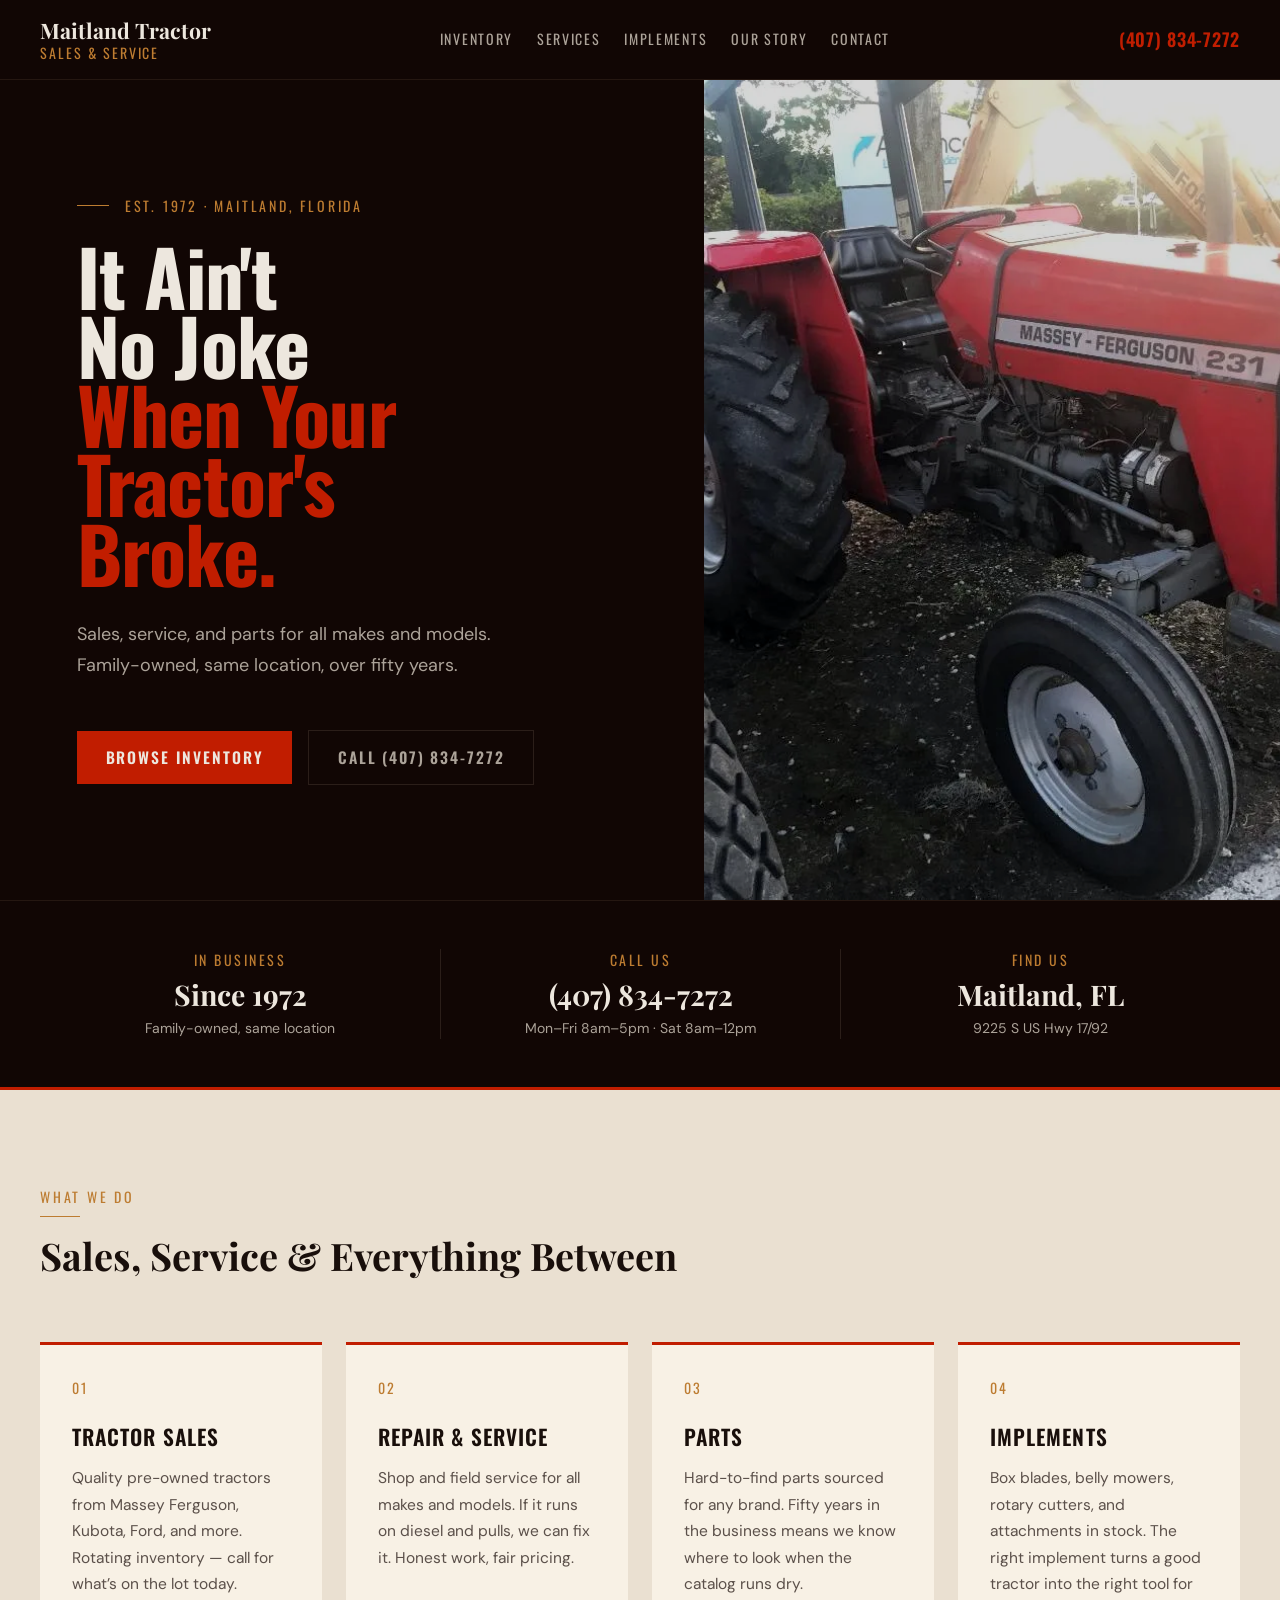
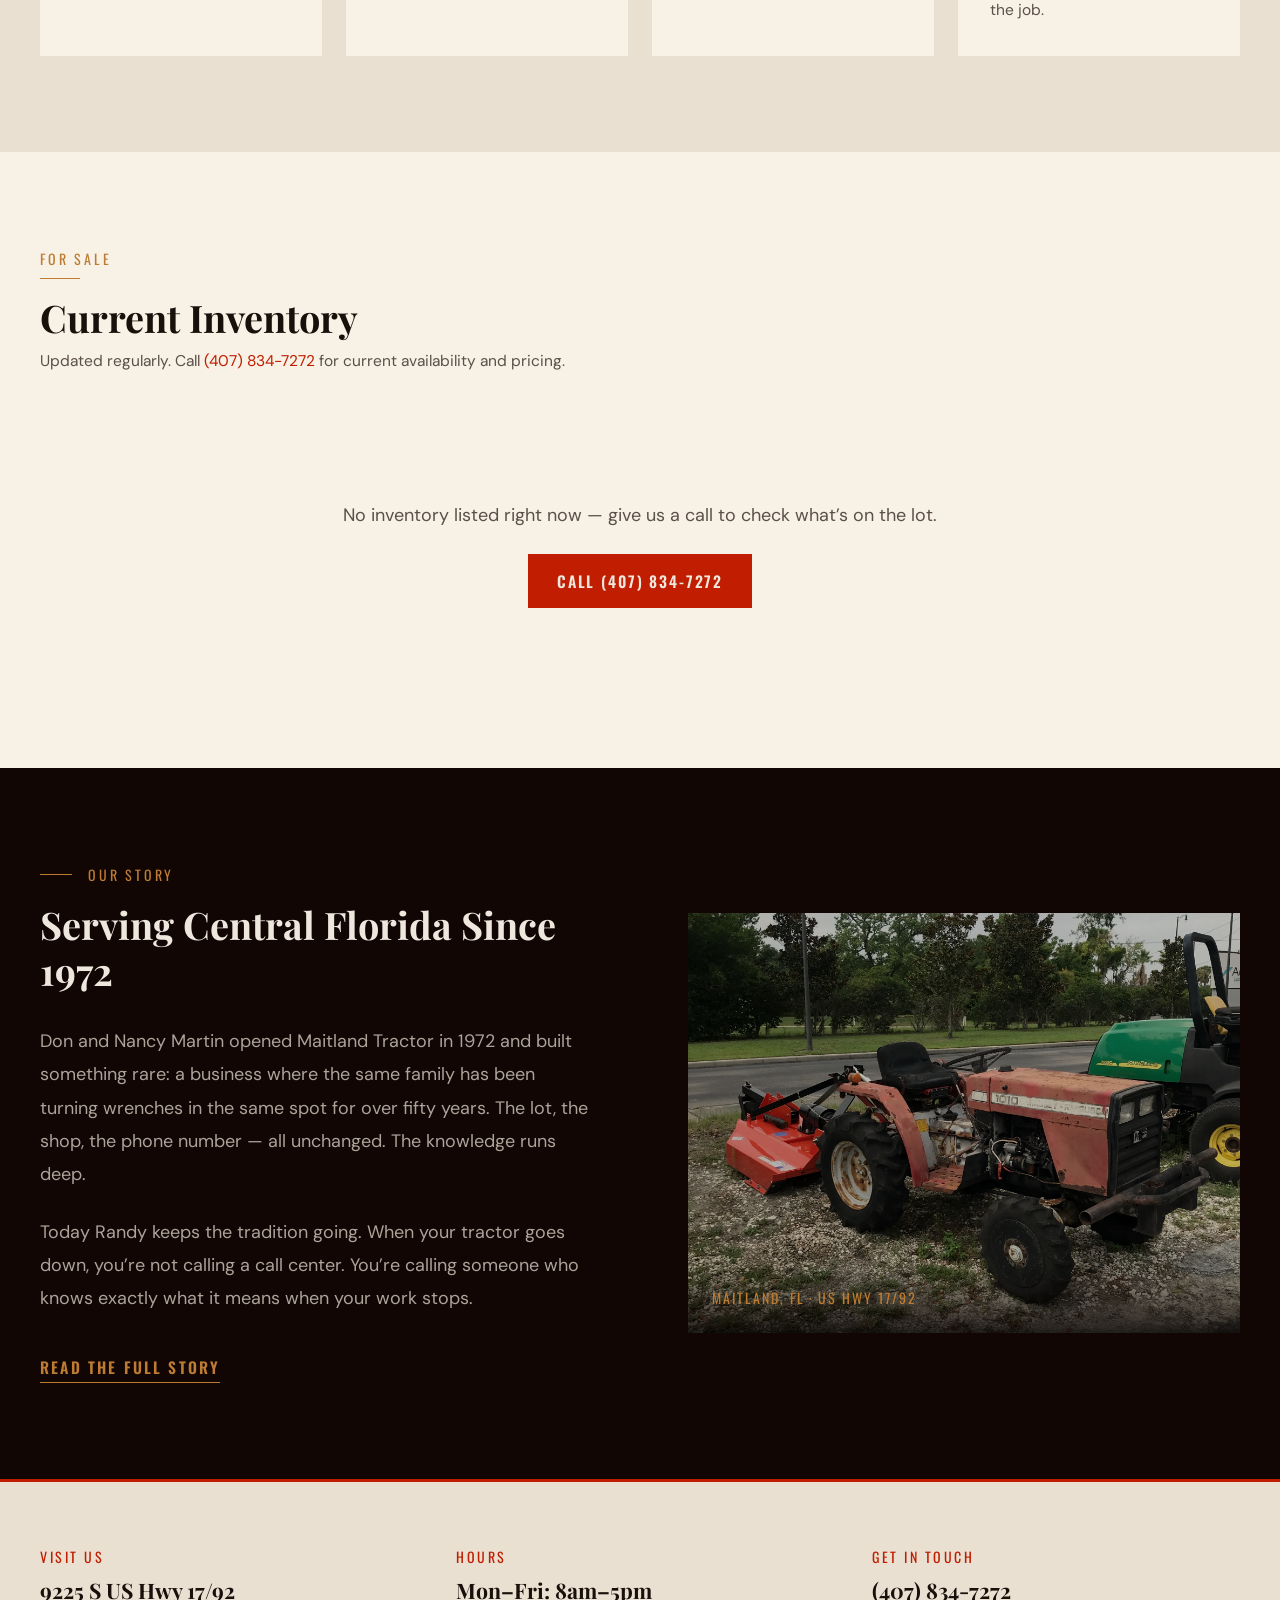
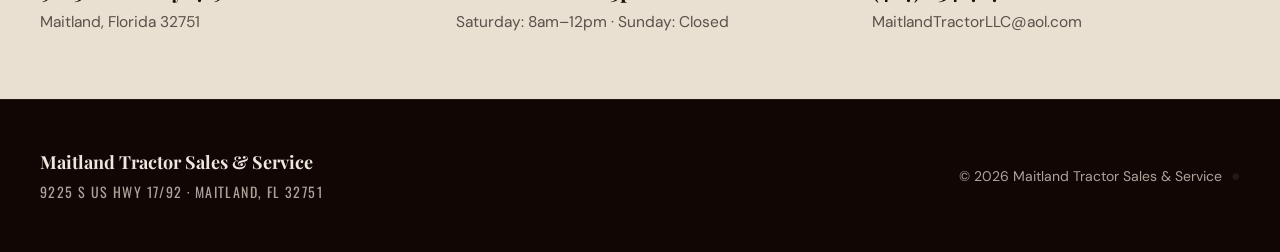
<file: index.html>
<!DOCTYPE html>
<html lang="en">
<head>
  <meta charset="UTF-8">
  <meta name="viewport" content="width=device-width, initial-scale=1.0">
  <meta name="description" content="Maitland Tractor Sales & Service — Quality pre-owned tractors, implements, and expert repair in Maitland, Florida. Family-owned since 1972. Call (407) 834-7272.">
  <title>Maitland Tractor Sales &amp; Service | Since 1972</title>
  <link rel="preconnect" href="https://fonts.googleapis.com">
  <link rel="preconnect" href="https://fonts.gstatic.com" crossorigin>
  <link href="https://fonts.googleapis.com/css2?family=DM+Sans:wght@400;500;600&family=Oswald:wght@400;500;600;700&family=Playfair+Display:wght@700;900&display=swap" rel="stylesheet">
  <link rel="stylesheet" href="css/tokens.css">
  <link rel="stylesheet" href="css/reset.css">
  <link rel="stylesheet" href="css/layout.css">
  <link rel="stylesheet" href="css/components.css">
  <link rel="stylesheet" href="css/home.css">
</head>
<body>

  <!-- Navigation -->
  <header class="nav" role="banner">
    <div class="nav-inner">
      <a href="/" class="nav-logo" aria-label="Maitland Tractor Sales &amp; Service — Home">
        Maitland Tractor
        <span>Sales &amp; Service</span>
      </a>

      <nav aria-label="Main navigation">
        <ul class="nav-links">
          <li><a href="pages/tractors.html">Inventory</a></li>
          <li><a href="pages/services.html">Services</a></li>
          <li><a href="pages/implements.html">Implements</a></li>
          <li><a href="pages/about.html">Our Story</a></li>
          <li><a href="pages/contact.html">Contact</a></li>
        </ul>
      </nav>

      <a href="tel:+14078347272" class="nav-phone">(407) 834-7272</a>

      <button class="nav-toggle" aria-label="Open menu" aria-expanded="false">
        &#9776;
      </button>
    </div>
  </header>

  <main>

    <!-- Hero ---------------------------------------- -->
    <section class="hero" aria-label="Welcome to Maitland Tractor">
      <div class="hero-content">
        <p class="hero-eyebrow">Est. 1972 &middot; Maitland, Florida</p>
        <h1 class="hero-headline">
          It Ain't<br>
          No Joke<br>
          <em>When Your<br>Tractor's<br>Broke.</em>
        </h1>
        <p class="hero-sub">
          Sales, service, and parts for all makes and models.
          Family-owned, same location, over fifty years.
        </p>
        <div class="hero-actions">
          <a href="#inventory" class="btn btn-primary">Browse Inventory</a>
          <a href="tel:+14078347272" class="btn btn-ghost">Call (407) 834-7272</a>
        </div>
      </div>

      <div class="hero-photo" aria-hidden="true">
        <img
          src="examples/tractors_photos/massey_ferguson_231/pops.png"
          alt="Massey Ferguson 231 tractor at golden hour"
          width="900"
          height="1100"
        >
      </div>
    </section>

    <!-- Trust strip ---------------------------------- -->
    <div class="trust-strip" aria-label="Quick facts">
      <div class="trust-inner">
        <div class="trust-item">
          <p class="trust-label">In Business</p>
          <p class="trust-value">Since 1972</p>
          <p class="trust-note">Family-owned, same location</p>
        </div>
        <div class="trust-item">
          <p class="trust-label">Call Us</p>
          <p class="trust-value"><a href="tel:+14078347272">(407) 834-7272</a></p>
          <p class="trust-note">Mon&ndash;Fri 8am&ndash;5pm &middot; Sat 8am&ndash;12pm</p>
        </div>
        <div class="trust-item">
          <p class="trust-label">Find Us</p>
          <p class="trust-value">Maitland, FL</p>
          <p class="trust-note">9225 S US Hwy 17/92</p>
        </div>
      </div>
    </div>

    <!-- Services ------------------------------------- -->
    <section class="services" id="services" aria-labelledby="services-title">
      <div class="section-inner">
        <div class="section-header">
          <p class="section-eyebrow">What We Do</p>
          <h2 class="section-title" id="services-title">Sales, Service &amp; Everything Between</h2>
        </div>
        <div class="services-grid">

          <div class="service-card">
            <p class="service-num">01</p>
            <h3 class="service-title">Tractor Sales</h3>
            <p class="service-desc">Quality pre-owned tractors from Massey Ferguson, Kubota, Ford, and more. Rotating inventory &mdash; call for what&rsquo;s on the lot today.</p>
          </div>

          <div class="service-card">
            <p class="service-num">02</p>
            <h3 class="service-title">Repair &amp; Service</h3>
            <p class="service-desc">Shop and field service for all makes and models. If it runs on diesel and pulls, we can fix it. Honest work, fair pricing.</p>
          </div>

          <div class="service-card">
            <p class="service-num">03</p>
            <h3 class="service-title">Parts</h3>
            <p class="service-desc">Hard-to-find parts sourced for any brand. Fifty years in the business means we know where to look when the catalog runs dry.</p>
          </div>

          <div class="service-card" id="implements">
            <p class="service-num">04</p>
            <h3 class="service-title">Implements</h3>
            <p class="service-desc">Box blades, belly mowers, rotary cutters, and attachments in stock. The right implement turns a good tractor into the right tool for the job.</p>
          </div>

        </div>
      </div>
    </section>

    <!-- Inventory ------------------------------------ -->
    <section class="inventory" id="inventory" aria-labelledby="inventory-title">
      <div class="section-inner">
        <div class="section-header">
          <p class="section-eyebrow">For Sale</p>
          <h2 class="section-title" id="inventory-title">Current Inventory</h2>
          <p class="inventory-subtitle">Updated regularly. Call <a href="tel:+14078347272" style="color:var(--rust)">(407) 834-7272</a> for current availability and pricing.</p>
        </div>

        <div class="inventory-grid" id="home-inventory-grid" aria-live="polite"></div>

        <div id="home-inventory-empty" hidden style="padding:var(--sp-8) 0;text-align:center;">
          <p style="color:var(--text-muted);margin-bottom:var(--sp-3);">No inventory listed right now &mdash; give us a call to check what&rsquo;s on the lot.</p>
          <a href="tel:+14078347272" class="btn btn-primary">Call (407) 834-7272</a>
        </div>

        <div class="inventory-footer" id="home-inventory-footer">
          <p>More equipment in stock than what&rsquo;s listed here. Inventory changes regularly.</p>
          <a href="pages/tractors.html" class="btn btn-primary">See All Inventory</a>
        </div>
      </div>
    </section>

    <!-- About teaser --------------------------------- -->
    <section class="about" id="about" aria-labelledby="about-title">
      <div class="about-inner">

        <div class="about-text">
          <p class="about-eyebrow">Our Story</p>
          <h2 class="about-title" id="about-title">Serving Central Florida Since 1972</h2>
          <p class="about-body">
            Don and Nancy Martin opened Maitland Tractor in 1972 and built something rare:
            a business where the same family has been turning wrenches in the same spot for
            over fifty years. The lot, the shop, the phone number &mdash; all unchanged.
            The knowledge runs deep.
          </p>
          <p class="about-body">
            Today Randy keeps the tradition going. When your tractor goes down, you&rsquo;re
            not calling a call center. You&rsquo;re calling someone who knows exactly what
            it means when your work stops.
          </p>
          <a href="pages/about.html" class="about-link">Read the Full Story</a>
        </div>

        <div class="about-photo">
          <img
            src="examples/tractors_photos/massey_ferguson_1010/disel_16hp_new_rotary_mower.png"
            alt="Massey Ferguson 1010 with rotary mower at the Maitland Tractor lot"
            width="700"
            height="500"
            loading="lazy"
          >
          <div class="about-photo-caption">
            <p>Maitland, FL &middot; US Hwy 17/92</p>
          </div>
        </div>

      </div>
    </section>

    <!-- Contact strip -------------------------------- -->
    <section class="contact-strip" id="contact" aria-label="Contact and hours">
      <div class="contact-inner">

        <div class="contact-block">
          <p class="contact-block-label">Visit Us</p>
          <p class="contact-block-value">9225 S US Hwy 17/92</p>
          <p class="contact-block-sub">Maitland, Florida 32751</p>
        </div>

        <div class="contact-block">
          <p class="contact-block-label">Hours</p>
          <p class="contact-block-value">Mon&ndash;Fri: 8am&ndash;5pm</p>
          <p class="contact-block-sub">Saturday: 8am&ndash;12pm &middot; Sunday: Closed</p>
        </div>

        <div class="contact-block">
          <p class="contact-block-label">Get In Touch</p>
          <p class="contact-block-value">
            <a href="tel:+14078347272">(407) 834-7272</a>
          </p>
          <p class="contact-block-sub">
            <a href="mailto:MaitlandTractorLLC@aol.com">MaitlandTractorLLC@aol.com</a>
          </p>
        </div>

      </div>
    </section>

  </main>

  <!-- Footer ---------------------------------------- -->
  <footer class="footer" role="contentinfo">
    <div class="footer-inner">
      <div class="footer-brand">
        Maitland Tractor Sales &amp; Service
        <span>9225 S US Hwy 17/92 &middot; Maitland, FL 32751</span>
      </div>
      <p class="footer-copy">&copy; 2026 Maitland Tractor Sales &amp; Service <a href="admin.html" class="footer-admin-link" aria-label="Staff login">&#9679;</a></p>
    </div>
  </footer>

  <script>
    (function () {
      var FB_URL = 'https://maitland-tractor-default-rtdb.firebaseio.com';

      function escHtml(str) {
        return String(str == null ? '' : str)
          .replace(/&/g, '&amp;')
          .replace(/</g, '&lt;')
          .replace(/>/g, '&gt;')
          .replace(/"/g, '&quot;');
      }

      function toArray(data) {
        if (!data) return [];
        if (Array.isArray(data)) return data;
        if (typeof data === 'object') return Object.values(data);
        return [];
      }

      function renderHomeCard(t) {
        var photos = Array.isArray(t.photos) ? t.photos : [];
        var src = photos.length > 0 ? photos[0] : '';
        var year = t.year ? escHtml(t.year) + ' ' : '';
        var price = t.price ? escHtml(t.price) : 'Call for Price';
        var featuresHtml = (t.features || []).slice(0, 4)
          .map(function (f) { return '<li class="feature-badge">' + escHtml(f) + '</li>'; })
          .join('');
        var photoHtml = src
          ? '<img src="' + escHtml(src) + '" alt="' + year + escHtml(t.make) + ' ' + escHtml(t.model) + '" loading="lazy" width="600" height="450">'
          : '';
        return '<article class="tractor-card">'
          + '<div class="tractor-card-photo">' + photoHtml + '</div>'
          + '<div class="tractor-card-body">'
          + '<p class="tractor-make">' + escHtml(t.make) + '</p>'
          + '<h3 class="tractor-name">' + year + escHtml(t.model) + '</h3>'
          + (featuresHtml ? '<ul class="tractor-features">' + featuresHtml + '</ul>' : '')
          + '<p class="tractor-price">' + price + '</p>'
          + '</div>'
          + '<a href="pages/tractors.html" class="tractor-cta">View Details &rarr;</a>'
          + '</article>';
      }

      function renderHomeInventory() {
        var grid = document.getElementById('home-inventory-grid');
        var empty = document.getElementById('home-inventory-empty');
        var footer = document.getElementById('home-inventory-footer');

        fetch(FB_URL + '/inventory.json')
          .then(function (r) { return r.json(); })
          .then(function (data) {
            var all = toArray(data).filter(function (t) { return t.status !== 'sold'; });

            if (all.length === 0) {
              grid.innerHTML = '';
              empty.hidden = false;
              footer.hidden = true;
              return;
            }

            empty.hidden = true;
            grid.innerHTML = all.slice(0, 3).map(renderHomeCard).join('');
            footer.hidden = all.length <= 3;
          })
          .catch(function () {
            /* On error just hide the section gracefully */
            grid.innerHTML = '';
            empty.hidden = false;
            footer.hidden = true;
          });
      }

      renderHomeInventory();
    })();
  </script>

  <script src="js/main.js"></script>

</body>
</html>
</file>
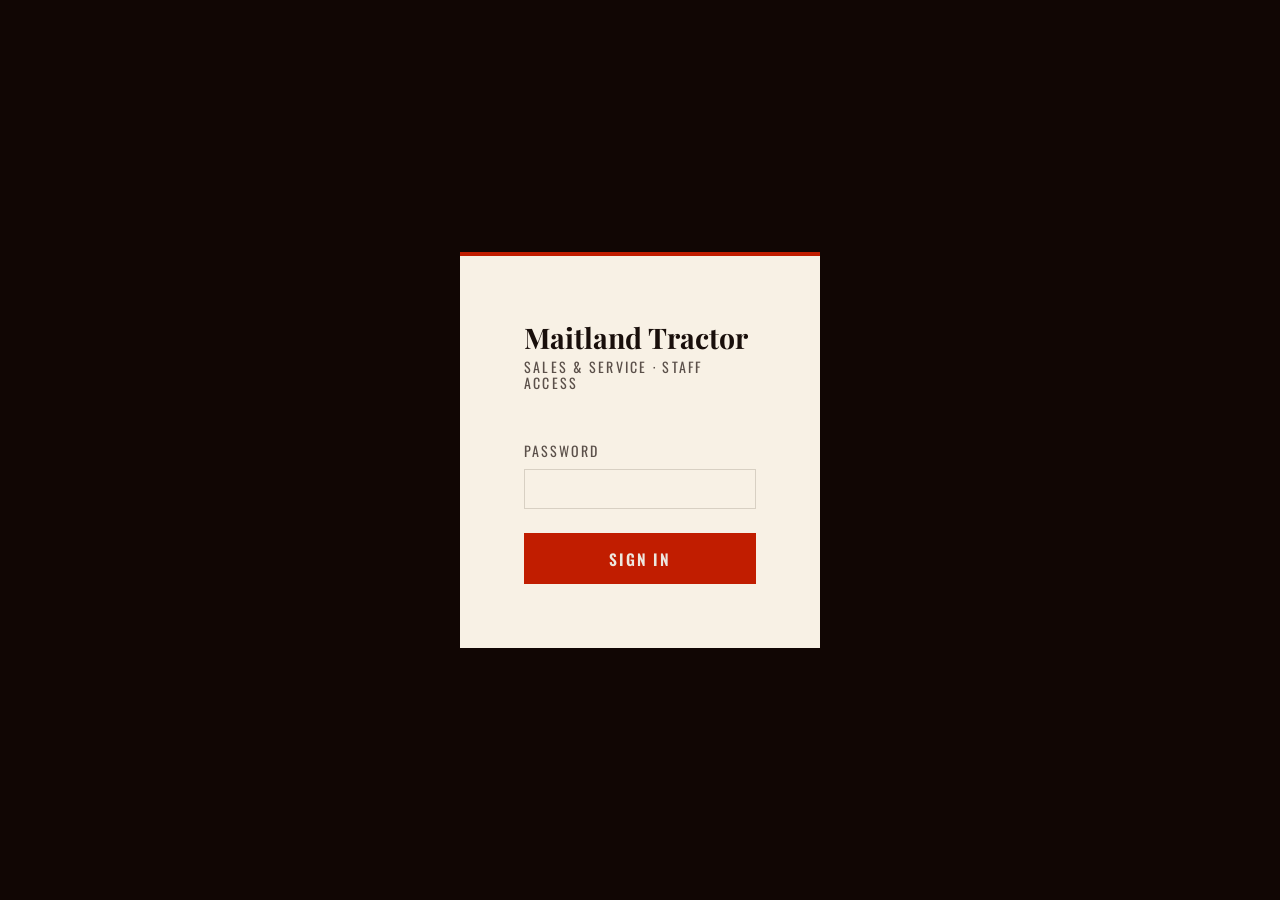
<file: admin.html>
<!DOCTYPE html>
<html lang="en">
<head>
  <meta charset="UTF-8">
  <meta name="viewport" content="width=device-width, initial-scale=1.0">
  <meta name="robots" content="noindex, nofollow">
  <title>Admin | Maitland Tractor</title>
  <link rel="preconnect" href="https://fonts.googleapis.com">
  <link rel="preconnect" href="https://fonts.gstatic.com" crossorigin>
  <link href="https://fonts.googleapis.com/css2?family=DM+Sans:wght@400;500;600&family=Oswald:wght@400;500;600;700&family=Playfair+Display:wght@700;900&display=swap" rel="stylesheet">
  <link rel="stylesheet" href="css/tokens.css">
  <link rel="stylesheet" href="css/reset.css">
  <link rel="stylesheet" href="css/components.css">
  <link rel="stylesheet" href="css/admin.css">
</head>
<body>

  <!-- Password gate — fixed overlay, always on top until dismissed -->
  <div id="gate" class="admin-gate">
    <div class="admin-gate-card">
      <div class="admin-gate-logo">
        Maitland Tractor
        <span>Sales &amp; Service &middot; Staff Access</span>
      </div>
      <form id="gate-form" class="admin-gate-form" novalidate>
        <div style="display:flex;flex-direction:column;gap:0.4rem;">
          <label for="gate-password" class="admin-label">Password</label>
          <input
            type="password"
            id="gate-password"
            class="admin-input"
            autocomplete="current-password"
            required
          >
          <p id="gate-error" class="admin-gate-error" hidden>Incorrect password.</p>
        </div>
        <button type="submit" class="btn btn-primary" style="width:100%;justify-content:center;">Sign In</button>
      </form>
    </div>
  </div>

  <!-- Dashboard -->
  <div id="dashboard" hidden>

    <header class="admin-header">
      <div class="admin-header-inner">
        <div class="admin-header-logo">
          Maitland Tractor <span>Admin</span>
        </div>
        <nav class="admin-header-nav">
          <button type="button" id="back-to-site-btn" class="admin-logout">&#8592; Back to Site</button>
        </nav>
      </div>
    </header>

    <main class="admin-main">
      <div class="admin-main-inner">

        <h1 class="admin-page-title">Dashboard</h1>

        <div class="admin-dashboard-grid">

          <a href="admin/inventory.html" class="admin-dash-card">
            <p class="admin-dash-card-number" id="inv-count">—</p>
            <h2 class="admin-dash-card-title">Tractor Inventory</h2>
            <p class="admin-dash-card-desc">
              Add, edit, and remove tractor listings. Changes appear on the
              Inventory page right away.
            </p>
            <span class="admin-dash-card-cta">Manage &rarr;</span>
          </a>

          <a href="admin/implements.html" class="admin-dash-card">
            <p class="admin-dash-card-number" id="impl-count">—</p>
            <h2 class="admin-dash-card-title">Implements</h2>
            <p class="admin-dash-card-desc">
              Add, edit, and remove implement listings. Changes appear on the
              Implements page right away.
            </p>
            <span class="admin-dash-card-cta">Manage &rarr;</span>
          </a>

        </div>

      </div>
    </main>

  </div>

  <script>
    (function () {
      var PASSWORD = 'maitland1972';
      var FB_URL = 'https://maitland-tractor-default-rtdb.firebaseio.com';

      function toArray(data) {
        if (!data) return [];
        if (Array.isArray(data)) return data;
        if (typeof data === 'object') return Object.values(data);
        return [];
      }

      function isAuth() {
        return sessionStorage.getItem('mts_admin_auth') === 'true';
      }

      function showDashboard() {
        var gate = document.getElementById('gate');
        gate.style.display = 'none';
        document.getElementById('dashboard').removeAttribute('hidden');
        window.scrollTo(0, 0);
        updateCounts();
      }

      function updateCounts() {
        fetch(FB_URL + '/inventory.json')
          .then(function (r) { return r.json(); })
          .then(function (data) {
            document.getElementById('inv-count').textContent = toArray(data).length;
          })
          .catch(function () { document.getElementById('inv-count').textContent = '—'; });

        fetch(FB_URL + '/implements.json')
          .then(function (r) { return r.json(); })
          .then(function (data) {
            document.getElementById('impl-count').textContent = toArray(data).length;
          })
          .catch(function () { document.getElementById('impl-count').textContent = '—'; });
      }

      /* If already authenticated this browser session, skip gate */
      if (isAuth()) {
        showDashboard();
      }

      document.getElementById('gate-form').addEventListener('submit', function (e) {
        e.preventDefault();
        var pw = document.getElementById('gate-password').value;
        var errorEl = document.getElementById('gate-error');
        if (pw === PASSWORD) {
          sessionStorage.setItem('mts_admin_auth', 'true');
          errorEl.hidden = true;
          showDashboard();
        } else {
          errorEl.hidden = false;
          document.getElementById('gate-password').value = '';
          document.getElementById('gate-password').focus();
        }
      });

      /* Back to Site — clears session so next admin visit requires password again */
      document.getElementById('back-to-site-btn').addEventListener('click', function () {
        sessionStorage.removeItem('mts_admin_auth');
        window.location.href = 'index.html';
      });

    })();
  </script>

</body>
</html>
</file>
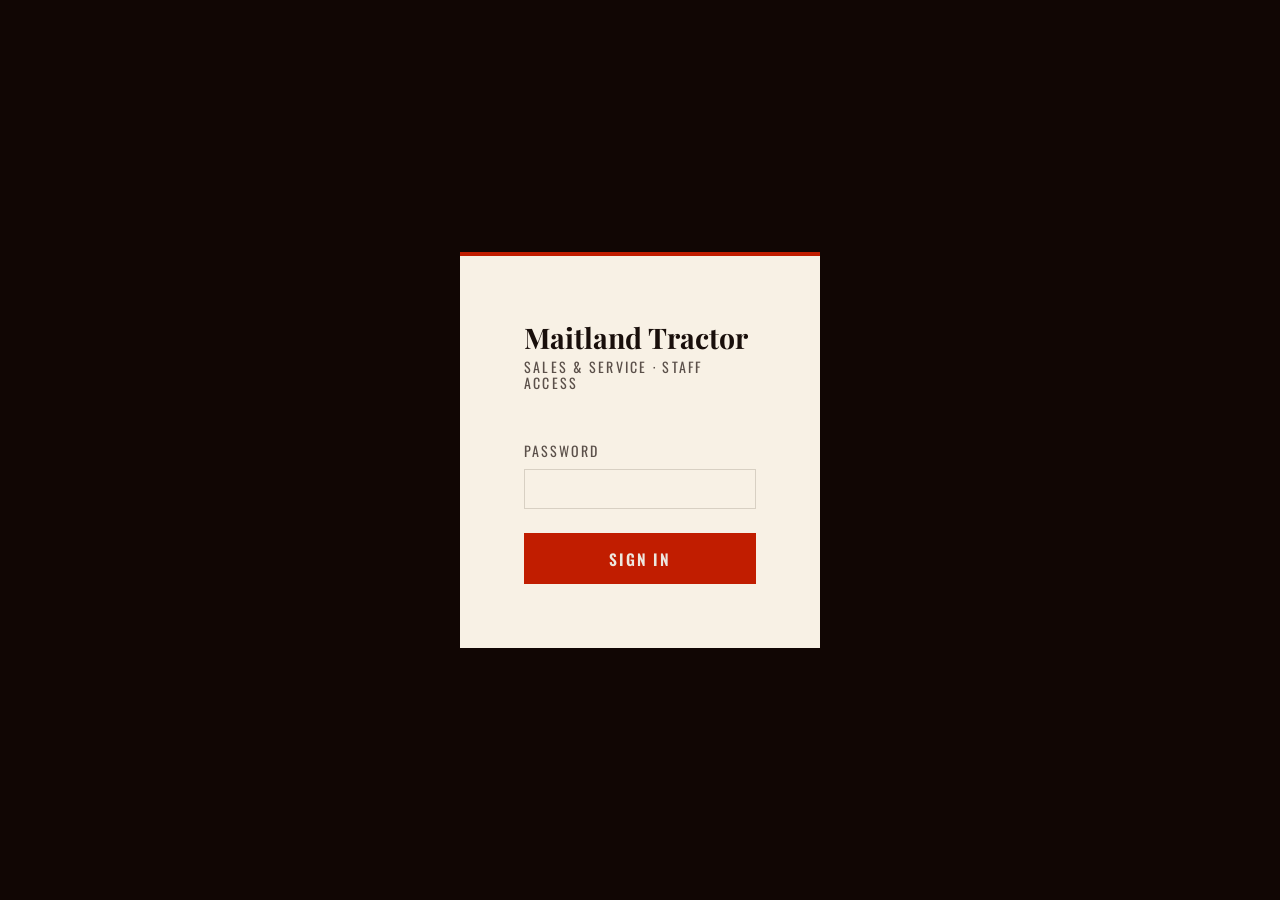
<file: admin/implements.html>
<!DOCTYPE html>
<html lang="en">
<head>
  <meta charset="UTF-8">
  <meta name="viewport" content="width=device-width, initial-scale=1.0">
  <meta name="robots" content="noindex, nofollow">
  <title>Implements Admin | Maitland Tractor</title>
  <link rel="preconnect" href="https://fonts.googleapis.com">
  <link rel="preconnect" href="https://fonts.gstatic.com" crossorigin>
  <link href="https://fonts.googleapis.com/css2?family=DM+Sans:wght@400;500;600&family=Oswald:wght@400;500;600;700&family=Playfair+Display:wght@700;900&display=swap" rel="stylesheet">
  <link rel="stylesheet" href="../css/tokens.css">
  <link rel="stylesheet" href="../css/reset.css">
  <link rel="stylesheet" href="../css/components.css">
  <link rel="stylesheet" href="../css/admin.css">
</head>
<body>

  <header class="admin-header">
    <div class="admin-header-inner">
      <div class="admin-header-logo">
        Maitland Tractor <span>Admin</span>
      </div>
      <nav class="admin-header-nav">
        <a href="../admin.html" class="admin-header-link">Dashboard</a>
        <button type="button" id="back-to-site-btn" class="admin-logout">&#8592; Back to Site</button>
      </nav>
    </div>
  </header>

  <main class="admin-main">
    <div class="admin-main-inner">

      <h1 class="admin-page-title">Implements</h1>

      <!-- Notices -->
      <div id="notice-success" class="admin-notice admin-notice--success" role="alert"></div>
      <div id="notice-error" class="admin-notice admin-notice--error" role="alert"></div>

      <!-- Add / Edit form -->
      <section class="admin-section">
        <h2 class="admin-section-title" id="form-title">Add New Implement</h2>

        <form id="add-form" class="admin-form" novalidate>

          <div class="admin-form-row">
            <div class="admin-form-group">
              <label for="name" class="admin-label">Name <span style="color:var(--rust)">*</span></label>
              <input type="text" id="name" class="admin-input" placeholder="e.g. Box Blade, Belly Mower" required>
            </div>
            <div class="admin-form-group">
              <label for="category" class="admin-label">Category</label>
              <select id="category" class="admin-select">
                <option value="">— Select —</option>
                <option value="Grading &amp; Leveling">Grading &amp; Leveling</option>
                <option value="Under-Deck Mowing">Under-Deck Mowing</option>
                <option value="Mowing &amp; Cutting">Mowing &amp; Cutting</option>
                <option value="Tillage &amp; Soil">Tillage &amp; Soil</option>
                <option value="Post &amp; Fencing">Post &amp; Fencing</option>
                <option value="Loaders &amp; Handling">Loaders &amp; Handling</option>
                <option value="Specialty">Specialty</option>
                <option value="Other">Other</option>
              </select>
            </div>
          </div>

          <div class="admin-form-row">
            <div class="admin-form-group">
              <label for="price" class="admin-label">Price <span class="admin-label-hint">(blank = "Call for Price")</span></label>
              <input type="text" id="price" class="admin-input" placeholder="e.g. $1,200">
            </div>
            <div class="admin-form-group">
              <label for="custom-category" class="admin-label">Custom Category <span class="admin-label-hint">(overrides dropdown)</span></label>
              <input type="text" id="custom-category" class="admin-input" placeholder="e.g. Rotary Cutters">
            </div>
          </div>

          <div class="admin-form-group">
            <label for="features" class="admin-label">Features <span class="admin-label-hint">(comma-separated)</span></label>
            <input type="text" id="features" class="admin-input" placeholder="e.g. Multiple Sizes, 3-Point Hitch, PTO-Driven">
            <p class="admin-form-hint">Each item becomes its own badge on the listing.</p>
          </div>

          <div class="admin-form-group">
            <label for="description" class="admin-label">Description <span class="admin-label-hint">(optional)</span></label>
            <textarea id="description" class="admin-textarea" placeholder="Condition, size, what it's good for, fitment notes, etc."></textarea>
          </div>

          <div class="admin-form-group">
            <label class="admin-label">Photos <span class="admin-label-hint">(optional)</span></label>
            <label class="photo-upload-zone" for="photo-input">
              <input type="file" id="photo-input" accept="image/*" multiple>
              <span class="photo-upload-label-text">+ Add Photos</span>
              <span class="photo-upload-hint-text">Hold Ctrl or &#8984; to select multiple at once. Click again to add more.</span>
            </label>
            <div id="photo-preview" class="photo-preview-strip"></div>
          </div>

          <div class="admin-form-actions">
            <button type="submit" id="submit-btn" class="btn btn-primary">Add Implement</button>
            <button type="button" id="cancel-edit-btn" class="btn btn-ghost" hidden>Cancel Edit</button>
          </div>

        </form>
      </section>

      <!-- All listings -->
      <section class="admin-section">
        <h2 class="admin-section-title">
          All Listings
          <span id="listing-count" style="font-family:var(--font-body);font-size:var(--text-xs);font-weight:400;letter-spacing:0;text-transform:none;color:var(--text-muted);margin-left:0.5rem;"></span>
        </h2>

        <div id="listings" class="admin-listings">
          <p class="admin-empty-state">Loading&hellip;</p>
        </div>
      </section>

      <!-- Export / backup -->
      <section class="admin-section">
        <h2 class="admin-section-title">Backup</h2>
        <div class="admin-export-box">
          <div class="admin-export-text">
            <p class="admin-export-title">Download implements backup</p>
            <p class="admin-export-desc">
              Downloads an <code>implements.js</code> backup of all current implements from Firebase.
              Useful as an offline backup or for developer reference.
            </p>
          </div>
          <div class="admin-export-actions">
            <button id="export-btn" class="btn btn-primary" type="button">Download Backup</button>
          </div>
        </div>
      </section>

    </div>
  </main>

  <!-- Seed data — loaded into Firebase automatically if the database is empty on first visit -->
  <script src="../data/implements.js"></script>

  <script>
    (function () {
      var FB_URL = 'https://maitland-tractor-default-rtdb.firebaseio.com';
      var FB_SECRET = 'IibBjSnWaa7yA39FAyGKmDFa2VvYb4E5Dy9Dr6lC';

      /* --- Auth guard --- */
      if (sessionStorage.getItem('mts_admin_auth') !== 'true') {
        window.location.replace('../admin.html');
      }

      /* --- State --- */
      var currentListings = [];
      var photoBuffer = [];
      var editingId = null;

      /* --- Firebase helpers --- */
      function toArray(data) {
        if (!data) return [];
        if (Array.isArray(data)) return data;
        if (typeof data === 'object') return Object.values(data);
        return [];
      }

      function saveToFirebase(arr, onSuccess) {
        fetch(FB_URL + '/implements.json?auth=' + FB_SECRET, {
          method: 'PUT',
          headers: { 'Content-Type': 'application/json' },
          body: JSON.stringify(arr)
        })
        .then(function (r) {
          if (!r.ok) throw new Error(r.status);
          return r.json();
        })
        .then(function () {
          currentListings = arr;
          if (onSuccess) onSuccess();
        })
        .catch(function () {
          showNotice('error', 'Save failed — check your connection and try again.');
        });
      }

      /* --- Notices --- */
      var noticeTimer = null;
      function showNotice(type, msg) {
        clearTimeout(noticeTimer);
        var success = document.getElementById('notice-success');
        var error = document.getElementById('notice-error');
        success.classList.remove('is-visible');
        error.classList.remove('is-visible');
        var el = type === 'success' ? success : error;
        el.textContent = msg;
        el.classList.add('is-visible');
        noticeTimer = setTimeout(function () { el.classList.remove('is-visible'); }, 4500);
      }

      /* --- Photo helpers --- */
      function photoDisplaySrc(path) {
        if (!path) return '';
        if (path.startsWith('data:image/')) return path;
        return '../' + path;
      }

      function renderPreviews() {
        var strip = document.getElementById('photo-preview');
        if (photoBuffer.length === 0) { strip.innerHTML = ''; return; }
        strip.innerHTML = photoBuffer.map(function (src, i) {
          return '<div class="photo-thumb">'
            + '<img src="' + photoDisplaySrc(src) + '" alt="Photo ' + (i + 1) + '">'
            + '<button type="button" class="photo-thumb-remove" data-idx="' + i + '" aria-label="Remove photo">&times;</button>'
            + '</div>';
        }).join('');
      }

      document.getElementById('photo-input').addEventListener('change', function () {
        var files = Array.from(this.files);
        if (!files.length) return;
        var remaining = files.length;
        files.forEach(function (file) {
          var reader = new FileReader();
          reader.onload = function (e) {
            photoBuffer.push(e.target.result);
            remaining--;
            if (remaining === 0) renderPreviews();
          };
          reader.readAsDataURL(file);
        });
        this.value = '';
      });

      document.getElementById('photo-preview').addEventListener('click', function (e) {
        var btn = e.target.closest('.photo-thumb-remove');
        if (!btn) return;
        photoBuffer.splice(parseInt(btn.dataset.idx, 10), 1);
        renderPreviews();
      });

      /* --- Edit mode --- */
      function enterEditMode(id) {
        var item = null;
        for (var i = 0; i < currentListings.length; i++) {
          if (currentListings[i].id === id) { item = currentListings[i]; break; }
        }
        if (!item) return;

        editingId = id;

        document.getElementById('name').value = item.name || '';
        document.getElementById('price').value = item.price || '';
        document.getElementById('features').value = (item.features || []).join(', ');
        document.getElementById('description').value = item.description || '';

        /* Category: match dropdown or fall back to custom field */
        var cat = item.category || '';
        var select = document.getElementById('category');
        var matched = false;
        for (var j = 0; j < select.options.length; j++) {
          if (select.options[j].value === cat) {
            select.value = cat;
            matched = true;
            break;
          }
        }
        if (!matched) {
          select.value = '';
          document.getElementById('custom-category').value = cat;
        } else {
          document.getElementById('custom-category').value = '';
        }

        photoBuffer = (item.photos || []).slice();
        renderPreviews();

        document.getElementById('form-title').textContent = 'Edit Implement';
        document.getElementById('submit-btn').textContent = 'Save Changes';
        document.getElementById('cancel-edit-btn').hidden = false;

        document.querySelectorAll('.admin-listing-edit').forEach(function (btn) {
          btn.classList.toggle('is-active', btn.dataset.id === id);
        });

        document.getElementById('add-form').scrollIntoView({ behavior: 'smooth', block: 'start' });
      }

      function exitEditMode() {
        editingId = null;
        document.getElementById('add-form').reset();
        photoBuffer = [];
        renderPreviews();
        document.getElementById('form-title').textContent = 'Add New Implement';
        document.getElementById('submit-btn').textContent = 'Add Implement';
        document.getElementById('cancel-edit-btn').hidden = true;
        document.querySelectorAll('.admin-listing-edit').forEach(function (btn) {
          btn.classList.remove('is-active');
        });
      }

      document.getElementById('cancel-edit-btn').addEventListener('click', exitEditMode);

      /* --- Form submit (add or edit) --- */
      document.getElementById('add-form').addEventListener('submit', function (e) {
        e.preventDefault();

        var name = document.getElementById('name').value.trim();
        if (!name) { showNotice('error', 'Name is required.'); return; }

        var customCat = document.getElementById('custom-category').value.trim();
        var category = customCat || document.getElementById('category').value || '';
        var price = document.getElementById('price').value.trim() || null;
        var featuresRaw = document.getElementById('features').value.trim();
        var features = featuresRaw
          ? featuresRaw.split(',').map(function (s) { return s.trim(); }).filter(Boolean)
          : [];
        var description = document.getElementById('description').value.trim();

        var updated = currentListings.slice();

        if (editingId) {
          var found = false;
          for (var i = 0; i < updated.length; i++) {
            if (updated[i].id === editingId) {
              updated[i] = {
                id: editingId,
                category: category, name: name,
                features: features, photos: photoBuffer.slice(),
                description: description, price: price,
                status: updated[i].status || 'available'
              };
              found = true;
              break;
            }
          }
          if (!found) { showNotice('error', 'Could not find the listing to update.'); return; }
          exitEditMode();
          currentListings = updated;
          renderListings();
          saveToFirebase(updated, function () { showNotice('success', name + ' updated.'); });
        } else {
          var listing = {
            id: 'impl-' + Date.now(),
            category: category, name: name,
            features: features, photos: photoBuffer.slice(),
            description: description, price: price,
            status: 'available'
          };
          updated.push(listing);
          currentListings = updated;
          this.reset();
          photoBuffer = [];
          renderPreviews();
          renderListings();
          saveToFirebase(updated, function () { showNotice('success', name + ' added.'); });
        }
      });

      /* --- Render listings --- */
      function renderListings() {
        var container = document.getElementById('listings');
        var countEl = document.getElementById('listing-count');

        countEl.textContent = currentListings.length ? '(' + currentListings.length + ')' : '';

        if (currentListings.length === 0) {
          container.innerHTML = '<p class="admin-empty-state">No implements listed yet. Add one above.</p>';
          return;
        }

        container.innerHTML = currentListings.map(function (t) {
          var label = t.name || '(unnamed)';
          var meta = [];
          if (t.category) meta.push(t.category);
          if (t.photos && t.photos.length) meta.push(t.photos.length + (t.photos.length === 1 ? ' photo' : ' photos'));
          if (t.price) meta.push(t.price);

          return '<div class="admin-listing-item">'
            + '<div class="admin-listing-info">'
            + '<p class="admin-listing-label">' + escHtml(label) + '</p>'
            + (meta.length ? '<p class="admin-listing-meta">' + escHtml(meta.join(' · ')) + '</p>' : '')
            + '</div>'
            + '<div class="admin-listing-actions">'
            + '<button type="button" class="admin-listing-edit" data-id="' + escHtml(t.id) + '">Edit</button>'
            + '<button type="button" class="admin-listing-delete" data-id="' + escHtml(t.id) + '">Delete</button>'
            + '</div>'
            + '</div>';
        }).join('');
      }

      document.getElementById('listings').addEventListener('click', function (e) {
        var editBtn = e.target.closest('.admin-listing-edit');
        var deleteBtn = e.target.closest('.admin-listing-delete');

        if (editBtn) {
          enterEditMode(editBtn.dataset.id);
          return;
        }

        if (deleteBtn) {
          var id = deleteBtn.dataset.id;
          var item = null;
          for (var i = 0; i < currentListings.length; i++) {
            if (currentListings[i].id === id) { item = currentListings[i]; break; }
          }
          var label = item ? (item.name || 'this implement') : 'this implement';
          if (!confirm('Delete ' + label + '? This cannot be undone.')) return;

          var updated = currentListings.filter(function (t) { return t.id !== id; });
          if (editingId === id) exitEditMode();
          currentListings = updated;
          renderListings();
          saveToFirebase(updated, function () { showNotice('success', label + ' removed.'); });
        }
      });

      /* --- Backup download --- */
      document.getElementById('export-btn').addEventListener('click', function () {
        var content = [
          '/* Maitland Tractor — Implements Backup',
          '   Exported: ' + new Date().toLocaleDateString() + ' */',
          '',
          'window.SEED_IMPLEMENTS = ' + JSON.stringify(currentListings, null, 2) + ';'
        ].join('\n');
        downloadFile('implements-backup.js', content, 'text/javascript');
        showNotice('success', 'Backup downloaded.');
      });

      /* --- Back to Site --- */
      document.getElementById('back-to-site-btn').addEventListener('click', function () {
        sessionStorage.removeItem('mts_admin_auth');
        window.location.href = '../index.html';
      });

      /* --- Utilities --- */
      function escHtml(str) {
        return String(str ?? '').replace(/&/g, '&amp;').replace(/</g, '&lt;').replace(/>/g, '&gt;').replace(/"/g, '&quot;');
      }

      function downloadFile(name, content, type) {
        var blob = new Blob([content], { type: type });
        var url = URL.createObjectURL(blob);
        var a = document.createElement('a');
        a.href = url;
        a.download = name;
        document.body.appendChild(a);
        a.click();
        setTimeout(function () { URL.revokeObjectURL(url); a.remove(); }, 1000);
      }

      /* --- Init: load from Firebase, auto-seed if empty --- */
      function init() {
        fetch(FB_URL + '/implements.json')
          .then(function (r) { return r.json(); })
          .then(function (data) {
            var loaded = toArray(data);
            if (loaded.length === 0 && Array.isArray(window.SEED_IMPLEMENTS) && window.SEED_IMPLEMENTS.length > 0) {
              currentListings = window.SEED_IMPLEMENTS.slice();
              saveToFirebase(currentListings, function () {
                renderListings();
                showNotice('success', 'Default implements loaded into Firebase.');
              });
              return;
            }
            currentListings = loaded;
            renderListings();
          })
          .catch(function () {
            document.getElementById('listings').innerHTML =
              '<p class="admin-empty-state" style="color:var(--rust)">Could not connect to Firebase. Check your internet connection.</p>';
          });
      }

      init();
    })();
  </script>

</body>
</html>
</file>
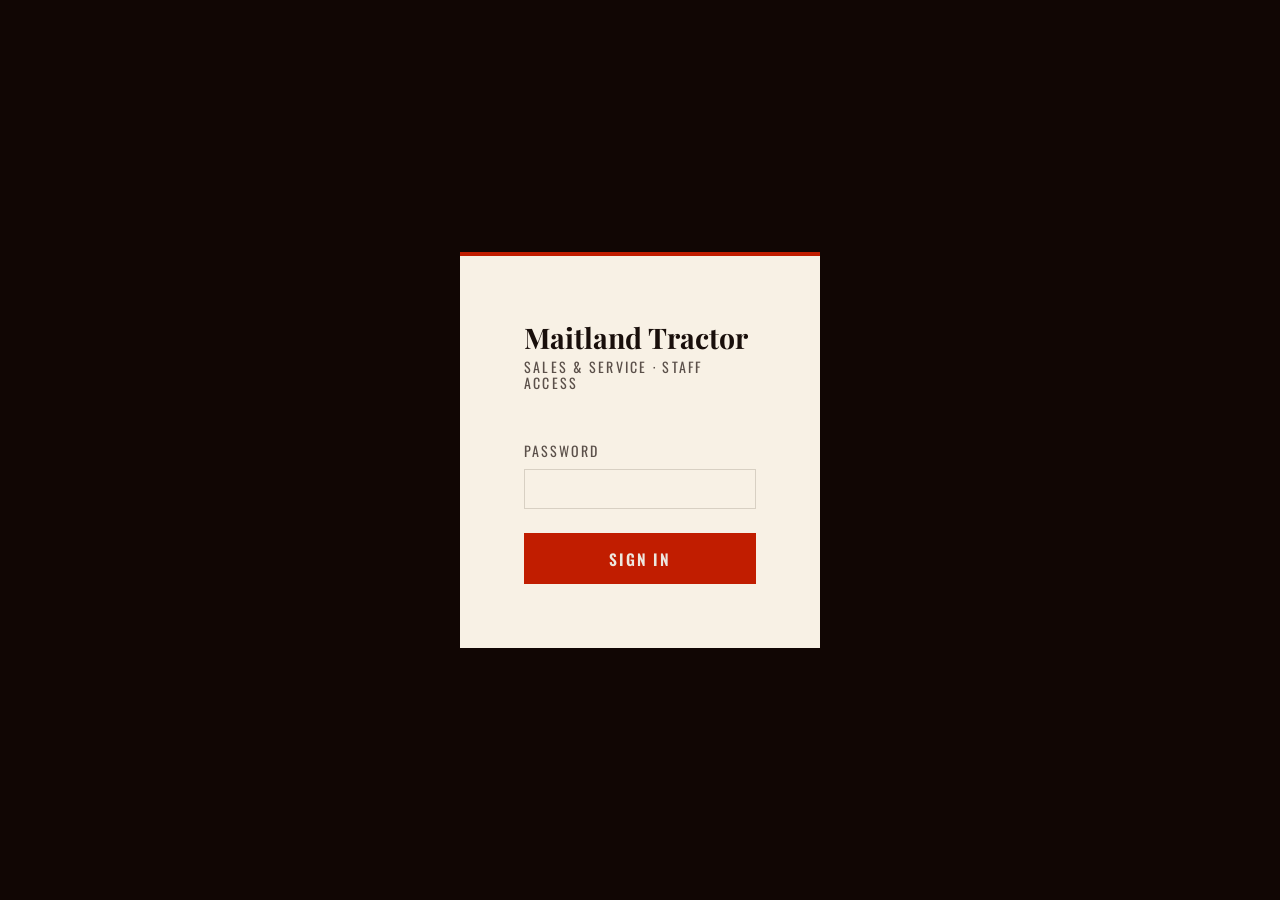
<file: admin/inventory.html>
<!DOCTYPE html>
<html lang="en">
<head>
  <meta charset="UTF-8">
  <meta name="viewport" content="width=device-width, initial-scale=1.0">
  <meta name="robots" content="noindex, nofollow">
  <title>Inventory Admin | Maitland Tractor</title>
  <link rel="preconnect" href="https://fonts.googleapis.com">
  <link rel="preconnect" href="https://fonts.gstatic.com" crossorigin>
  <link href="https://fonts.googleapis.com/css2?family=DM+Sans:wght@400;500;600&family=Oswald:wght@400;500;600;700&family=Playfair+Display:wght@700;900&display=swap" rel="stylesheet">
  <link rel="stylesheet" href="../css/tokens.css">
  <link rel="stylesheet" href="../css/reset.css">
  <link rel="stylesheet" href="../css/components.css">
  <link rel="stylesheet" href="../css/admin.css">
</head>
<body>

  <header class="admin-header">
    <div class="admin-header-inner">
      <div class="admin-header-logo">
        Maitland Tractor <span>Admin</span>
      </div>
      <nav class="admin-header-nav">
        <a href="../admin.html" class="admin-header-link">Dashboard</a>
        <button type="button" id="back-to-site-btn" class="admin-logout">&#8592; Back to Site</button>
      </nav>
    </div>
  </header>

  <main class="admin-main">
    <div class="admin-main-inner">

      <h1 class="admin-page-title">Tractor Inventory</h1>

      <!-- Notices -->
      <div id="notice-success" class="admin-notice admin-notice--success" role="alert"></div>
      <div id="notice-error" class="admin-notice admin-notice--error" role="alert"></div>

      <!-- Add / Edit form -->
      <section class="admin-section">
        <h2 class="admin-section-title" id="form-title">Add New Tractor</h2>

        <form id="add-form" class="admin-form" novalidate>

          <div class="admin-form-row">
            <div class="admin-form-group">
              <label for="make" class="admin-label">Make <span style="color:var(--rust)">*</span></label>
              <input type="text" id="make" class="admin-input" placeholder="e.g. Massey Ferguson" required>
            </div>
            <div class="admin-form-group">
              <label for="model" class="admin-label">Model <span style="color:var(--rust)">*</span></label>
              <input type="text" id="model" class="admin-input" placeholder="e.g. 231" required>
            </div>
          </div>

          <div class="admin-form-row">
            <div class="admin-form-group">
              <label for="year" class="admin-label">Year <span class="admin-label-hint">(optional)</span></label>
              <input type="text" id="year" class="admin-input" placeholder="e.g. 1998">
            </div>
            <div class="admin-form-group">
              <label for="price" class="admin-label">Price <span class="admin-label-hint">(blank = "Call for Price")</span></label>
              <input type="text" id="price" class="admin-input" placeholder="e.g. $8,500">
            </div>
          </div>

          <div class="admin-form-group">
            <label for="features" class="admin-label">Features <span class="admin-label-hint">(comma-separated)</span></label>
            <input type="text" id="features" class="admin-input" placeholder="e.g. Diesel, Power Steering, 3-Point Hitch, 4WD">
            <p class="admin-form-hint">Each item becomes its own badge on the listing.</p>
          </div>

          <div class="admin-form-group">
            <label for="description" class="admin-label">Description <span class="admin-label-hint">(optional)</span></label>
            <textarea id="description" class="admin-textarea" placeholder="Condition, hours, any details that help a buyer."></textarea>
          </div>

          <div class="admin-form-group">
            <label class="admin-label">Photos <span class="admin-label-hint">(optional)</span></label>
            <label class="photo-upload-zone" for="photo-input">
              <input type="file" id="photo-input" accept="image/*" multiple>
              <span class="photo-upload-label-text">+ Add Photos</span>
              <span class="photo-upload-hint-text">Hold Ctrl or &#8984; to select multiple at once. Click again to add more.</span>
            </label>
            <div id="photo-preview" class="photo-preview-strip"></div>
          </div>

          <div class="admin-form-actions">
            <button type="submit" id="submit-btn" class="btn btn-primary">Add Tractor</button>
            <button type="button" id="cancel-edit-btn" class="btn btn-ghost" hidden>Cancel Edit</button>
          </div>

        </form>
      </section>

      <!-- All listings -->
      <section class="admin-section">
        <h2 class="admin-section-title">
          All Listings
          <span id="listing-count" style="font-family:var(--font-body);font-size:var(--text-xs);font-weight:400;letter-spacing:0;text-transform:none;color:var(--text-muted);margin-left:0.5rem;"></span>
        </h2>

        <div id="listings" class="admin-listings">
          <p class="admin-empty-state">Loading&hellip;</p>
        </div>
      </section>

      <!-- Export / backup -->
      <section class="admin-section">
        <h2 class="admin-section-title">Backup</h2>
        <div class="admin-export-box">
          <div class="admin-export-text">
            <p class="admin-export-title">Download inventory backup</p>
            <p class="admin-export-desc">
              Downloads a <code>tractors.js</code> file with all current inventory from Firebase.
              Useful as an offline backup or for developer reference.
            </p>
          </div>
          <div class="admin-export-actions">
            <button id="export-btn" class="btn btn-primary" type="button">Download Backup</button>
          </div>
        </div>
      </section>

    </div>
  </main>

  <!-- Seed data — loaded into Firebase automatically if the database is empty on first visit -->
  <script src="../data/tractors.js"></script>

  <script>
    (function () {
      var FB_URL = 'https://maitland-tractor-default-rtdb.firebaseio.com';
      var FB_SECRET = 'IibBjSnWaa7yA39FAyGKmDFa2VvYb4E5Dy9Dr6lC';

      /* --- Auth guard --- */
      if (sessionStorage.getItem('mts_admin_auth') !== 'true') {
        window.location.replace('../admin.html');
      }

      /* --- State --- */
      var currentListings = [];
      var photoBuffer = [];
      var editingId = null;

      /* --- Firebase helpers --- */
      function toArray(data) {
        if (!data) return [];
        if (Array.isArray(data)) return data;
        if (typeof data === 'object') return Object.values(data);
        return [];
      }

      function saveToFirebase(arr, onSuccess) {
        fetch(FB_URL + '/inventory.json?auth=' + FB_SECRET, {
          method: 'PUT',
          headers: { 'Content-Type': 'application/json' },
          body: JSON.stringify(arr)
        })
        .then(function (r) {
          if (!r.ok) throw new Error(r.status);
          return r.json();
        })
        .then(function () {
          currentListings = arr;
          if (onSuccess) onSuccess();
        })
        .catch(function () {
          showNotice('error', 'Save failed — check your connection and try again.');
        });
      }

      /* --- Notices --- */
      var noticeTimer = null;
      function showNotice(type, msg) {
        clearTimeout(noticeTimer);
        var success = document.getElementById('notice-success');
        var error = document.getElementById('notice-error');
        success.classList.remove('is-visible');
        error.classList.remove('is-visible');
        var el = type === 'success' ? success : error;
        el.textContent = msg;
        el.classList.add('is-visible');
        noticeTimer = setTimeout(function () { el.classList.remove('is-visible'); }, 4500);
      }

      /* --- Photo helpers --- */
      function photoDisplaySrc(path) {
        if (!path) return '';
        if (path.startsWith('data:image/')) return path;
        return '../' + path;
      }

      function renderPreviews() {
        var strip = document.getElementById('photo-preview');
        if (photoBuffer.length === 0) { strip.innerHTML = ''; return; }
        strip.innerHTML = photoBuffer.map(function (src, i) {
          return '<div class="photo-thumb">'
            + '<img src="' + photoDisplaySrc(src) + '" alt="Photo ' + (i + 1) + '">'
            + '<button type="button" class="photo-thumb-remove" data-idx="' + i + '" aria-label="Remove photo">&times;</button>'
            + '</div>';
        }).join('');
      }

      document.getElementById('photo-input').addEventListener('change', function () {
        var files = Array.from(this.files);
        if (!files.length) return;
        var remaining = files.length;
        files.forEach(function (file) {
          var reader = new FileReader();
          reader.onload = function (e) {
            photoBuffer.push(e.target.result);
            remaining--;
            if (remaining === 0) renderPreviews();
          };
          reader.readAsDataURL(file);
        });
        this.value = '';
      });

      document.getElementById('photo-preview').addEventListener('click', function (e) {
        var btn = e.target.closest('.photo-thumb-remove');
        if (!btn) return;
        photoBuffer.splice(parseInt(btn.dataset.idx, 10), 1);
        renderPreviews();
      });

      /* --- Edit mode --- */
      function enterEditMode(id) {
        var item = null;
        for (var i = 0; i < currentListings.length; i++) {
          if (currentListings[i].id === id) { item = currentListings[i]; break; }
        }
        if (!item) return;

        editingId = id;

        document.getElementById('make').value = item.make || '';
        document.getElementById('model').value = item.model || '';
        document.getElementById('year').value = item.year || '';
        document.getElementById('price').value = item.price || '';
        document.getElementById('features').value = (item.features || []).join(', ');
        document.getElementById('description').value = item.description || '';

        photoBuffer = (item.photos || []).slice();
        renderPreviews();

        document.getElementById('form-title').textContent = 'Edit Tractor';
        document.getElementById('submit-btn').textContent = 'Save Changes';
        document.getElementById('cancel-edit-btn').hidden = false;

        document.querySelectorAll('.admin-listing-edit').forEach(function (btn) {
          btn.classList.toggle('is-active', btn.dataset.id === id);
        });

        document.getElementById('add-form').scrollIntoView({ behavior: 'smooth', block: 'start' });
      }

      function exitEditMode() {
        editingId = null;
        document.getElementById('add-form').reset();
        photoBuffer = [];
        renderPreviews();
        document.getElementById('form-title').textContent = 'Add New Tractor';
        document.getElementById('submit-btn').textContent = 'Add Tractor';
        document.getElementById('cancel-edit-btn').hidden = true;
        document.querySelectorAll('.admin-listing-edit').forEach(function (btn) {
          btn.classList.remove('is-active');
        });
      }

      document.getElementById('cancel-edit-btn').addEventListener('click', exitEditMode);

      /* --- Form submit (add or edit) --- */
      document.getElementById('add-form').addEventListener('submit', function (e) {
        e.preventDefault();

        var make = document.getElementById('make').value.trim();
        var model = document.getElementById('model').value.trim();
        if (!make || !model) { showNotice('error', 'Make and Model are required.'); return; }

        var year = document.getElementById('year').value.trim() || null;
        var price = document.getElementById('price').value.trim() || null;
        var featuresRaw = document.getElementById('features').value.trim();
        var features = featuresRaw
          ? featuresRaw.split(',').map(function (s) { return s.trim(); }).filter(Boolean)
          : [];
        var description = document.getElementById('description').value.trim();

        var updated = currentListings.slice();

        if (editingId) {
          var found = false;
          for (var i = 0; i < updated.length; i++) {
            if (updated[i].id === editingId) {
              updated[i] = {
                id: editingId,
                make: make, model: model, year: year,
                features: features, photos: photoBuffer.slice(),
                description: description, price: price,
                status: updated[i].status || 'available'
              };
              found = true;
              break;
            }
          }
          if (!found) { showNotice('error', 'Could not find the listing to update.'); return; }
          var editLabel = make + ' ' + model;
          exitEditMode();
          currentListings = updated;
          renderListings();
          saveToFirebase(updated, function () { showNotice('success', editLabel + ' updated.'); });
        } else {
          var listing = {
            id: 'tractor-' + Date.now(),
            make: make, model: model, year: year,
            features: features, photos: photoBuffer.slice(),
            description: description, price: price,
            status: 'available'
          };
          updated.push(listing);
          var addLabel = make + ' ' + model;
          currentListings = updated;
          this.reset();
          photoBuffer = [];
          renderPreviews();
          renderListings();
          saveToFirebase(updated, function () { showNotice('success', addLabel + ' added.'); });
        }
      });

      /* --- Render listings --- */
      function renderListings() {
        var container = document.getElementById('listings');
        var countEl = document.getElementById('listing-count');

        countEl.textContent = currentListings.length ? '(' + currentListings.length + ')' : '';

        if (currentListings.length === 0) {
          container.innerHTML = '<p class="admin-empty-state">No tractors in inventory yet. Add one above.</p>';
          return;
        }

        container.innerHTML = currentListings.map(function (t) {
          var label = [(t.year || ''), (t.make || ''), (t.model || '')].filter(Boolean).join(' ');
          var meta = [];
          if (t.features && t.features.length) meta.push(t.features.slice(0, 3).join(', '));
          if (t.photos && t.photos.length) meta.push(t.photos.length + (t.photos.length === 1 ? ' photo' : ' photos'));
          if (t.price) meta.push(t.price);

          return '<div class="admin-listing-item">'
            + '<div class="admin-listing-info">'
            + '<p class="admin-listing-label">' + escHtml(label) + '</p>'
            + (meta.length ? '<p class="admin-listing-meta">' + escHtml(meta.join(' · ')) + '</p>' : '')
            + '</div>'
            + '<div class="admin-listing-actions">'
            + '<button type="button" class="admin-listing-edit" data-id="' + escHtml(t.id) + '">Edit</button>'
            + '<button type="button" class="admin-listing-delete" data-id="' + escHtml(t.id) + '">Delete</button>'
            + '</div>'
            + '</div>';
        }).join('');
      }

      document.getElementById('listings').addEventListener('click', function (e) {
        var editBtn = e.target.closest('.admin-listing-edit');
        var deleteBtn = e.target.closest('.admin-listing-delete');

        if (editBtn) {
          enterEditMode(editBtn.dataset.id);
          return;
        }

        if (deleteBtn) {
          var id = deleteBtn.dataset.id;
          var item = null;
          for (var i = 0; i < currentListings.length; i++) {
            if (currentListings[i].id === id) { item = currentListings[i]; break; }
          }
          var label = item ? [(item.make || ''), (item.model || '')].filter(Boolean).join(' ') : 'this tractor';
          if (!confirm('Delete ' + label + '? This cannot be undone.')) return;

          var updated = currentListings.filter(function (t) { return t.id !== id; });
          if (editingId === id) exitEditMode();
          currentListings = updated;
          renderListings();
          saveToFirebase(updated, function () { showNotice('success', label + ' removed.'); });
        }
      });

      /* --- Backup download --- */
      document.getElementById('export-btn').addEventListener('click', function () {
        var content = [
          '/* Maitland Tractor — Inventory Backup',
          '   Exported: ' + new Date().toLocaleDateString() + ' */',
          '',
          'window.SEED_INVENTORY = ' + JSON.stringify(currentListings, null, 2) + ';'
        ].join('\n');
        downloadFile('tractors-backup.js', content, 'text/javascript');
        showNotice('success', 'Backup downloaded.');
      });

      /* --- Back to Site --- */
      document.getElementById('back-to-site-btn').addEventListener('click', function () {
        sessionStorage.removeItem('mts_admin_auth');
        window.location.href = '../index.html';
      });

      /* --- Utilities --- */
      function escHtml(str) {
        return String(str ?? '').replace(/&/g, '&amp;').replace(/</g, '&lt;').replace(/>/g, '&gt;').replace(/"/g, '&quot;');
      }

      function downloadFile(name, content, type) {
        var blob = new Blob([content], { type: type });
        var url = URL.createObjectURL(blob);
        var a = document.createElement('a');
        a.href = url;
        a.download = name;
        document.body.appendChild(a);
        a.click();
        setTimeout(function () { URL.revokeObjectURL(url); a.remove(); }, 1000);
      }

      /* --- Init: load from Firebase, auto-seed if empty --- */
      function init() {
        fetch(FB_URL + '/inventory.json')
          .then(function (r) { return r.json(); })
          .then(function (data) {
            var loaded = toArray(data);
            if (loaded.length === 0 && Array.isArray(window.SEED_INVENTORY) && window.SEED_INVENTORY.length > 0) {
              currentListings = window.SEED_INVENTORY.slice();
              saveToFirebase(currentListings, function () {
                renderListings();
                showNotice('success', 'Default inventory loaded into Firebase.');
              });
              return;
            }
            currentListings = loaded;
            renderListings();
          })
          .catch(function () {
            document.getElementById('listings').innerHTML =
              '<p class="admin-empty-state" style="color:var(--rust)">Could not connect to Firebase. Check your internet connection.</p>';
          });
      }

      init();
    })();
  </script>

</body>
</html>
</file>
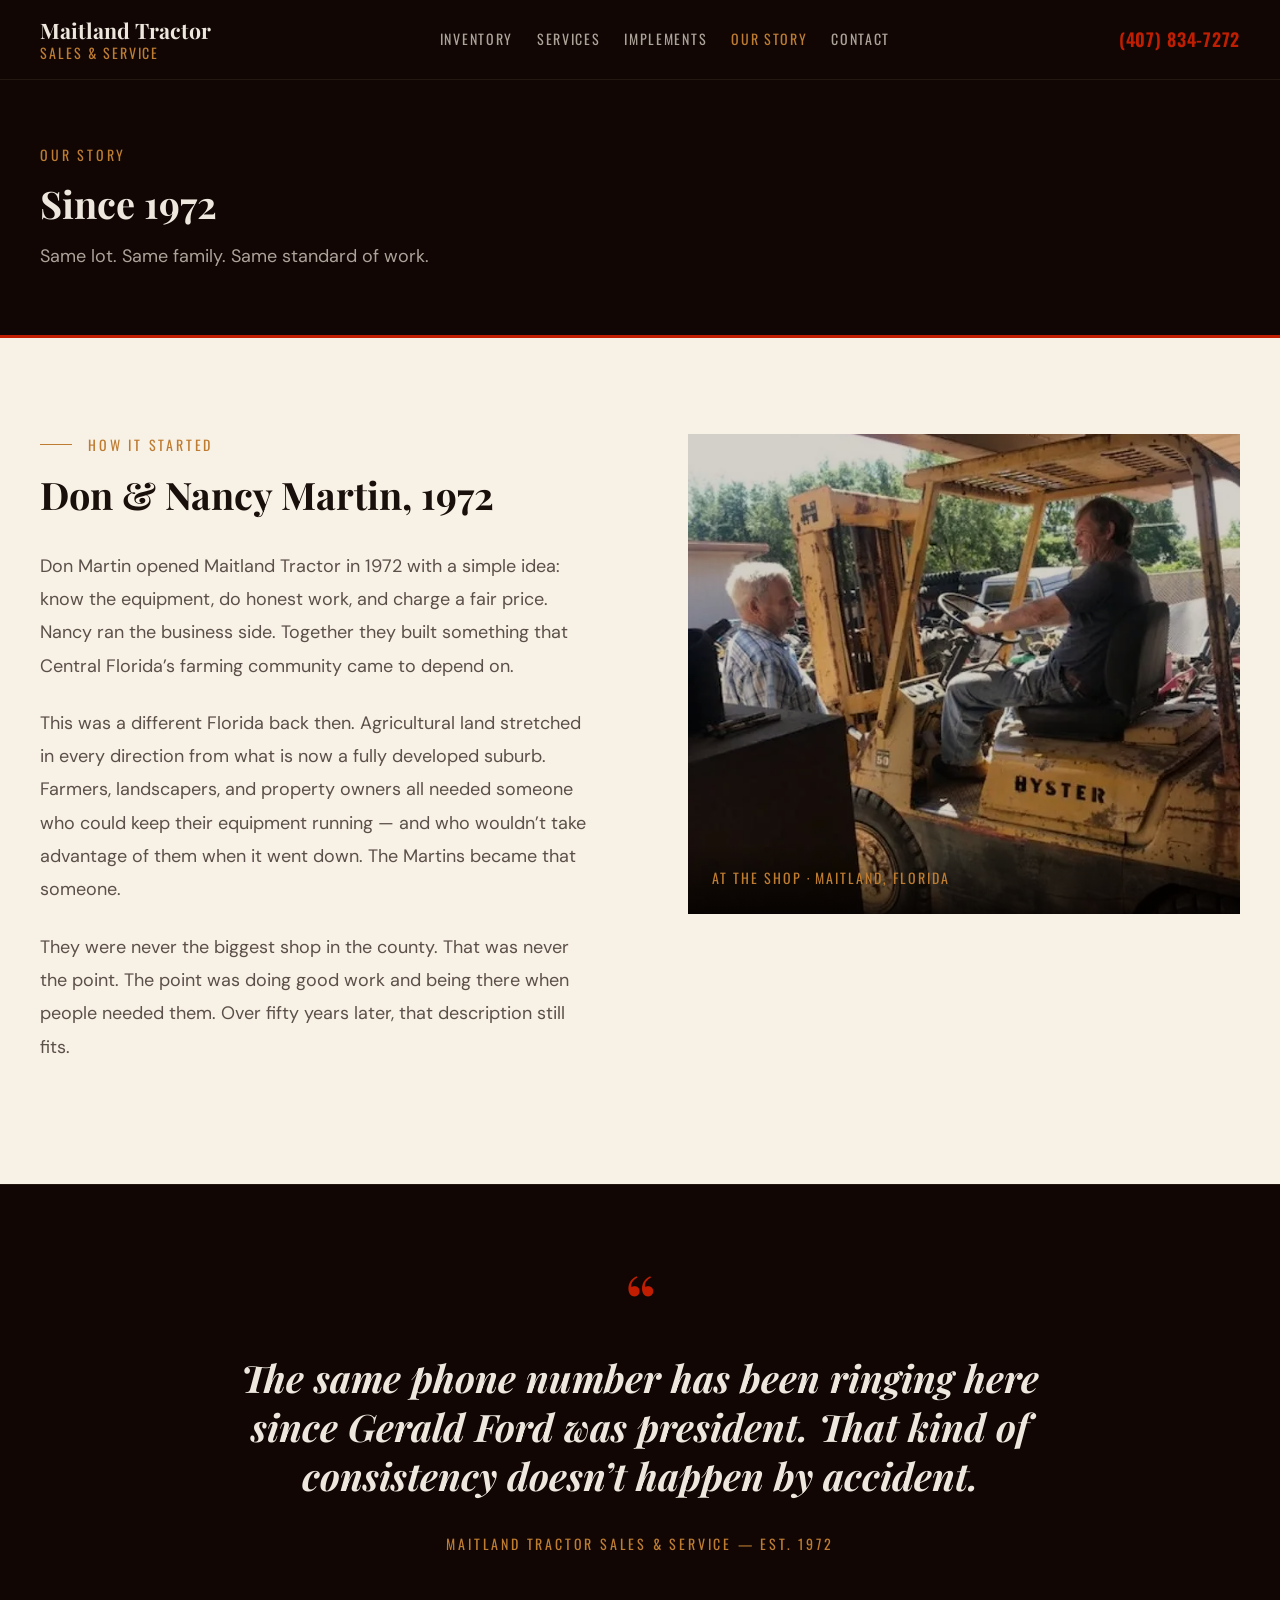
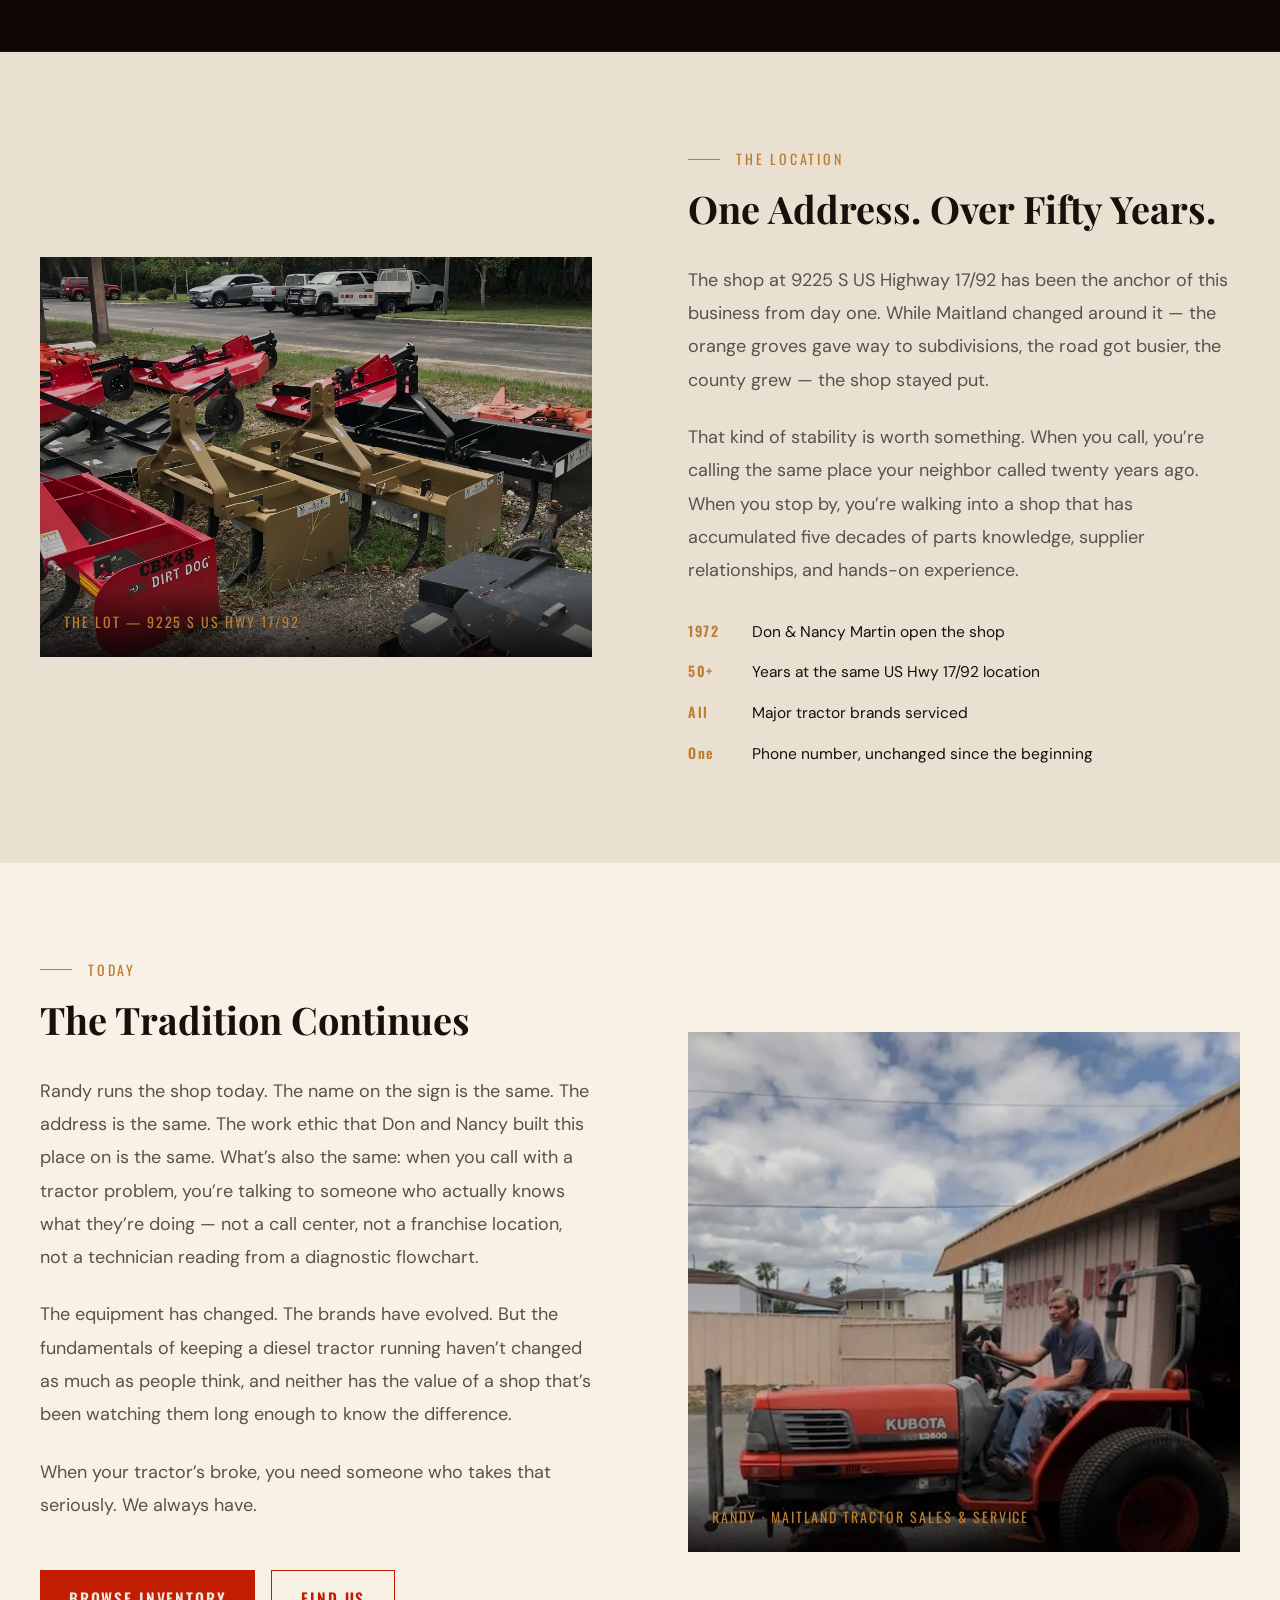
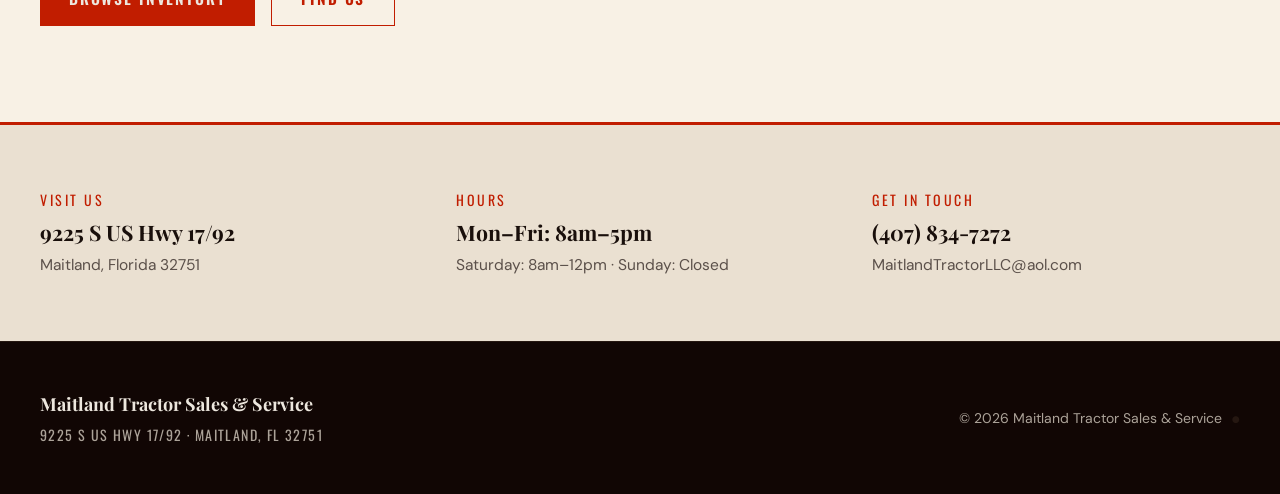
<file: pages/about.html>
<!DOCTYPE html>
<html lang="en">
<head>
  <meta charset="UTF-8">
  <meta name="viewport" content="width=device-width, initial-scale=1.0">
  <meta name="description" content="The story of Maitland Tractor Sales & Service — family-owned in Maitland, Florida since 1972. Founded by Don and Nancy Martin.">
  <title>Our Story | Maitland Tractor Sales &amp; Service</title>
  <link rel="preconnect" href="https://fonts.googleapis.com">
  <link rel="preconnect" href="https://fonts.gstatic.com" crossorigin>
  <link href="https://fonts.googleapis.com/css2?family=DM+Sans:wght@400;500;600&family=Oswald:wght@400;500;600;700&family=Playfair+Display:wght@700;900&display=swap" rel="stylesheet">
  <link rel="stylesheet" href="../css/tokens.css">
  <link rel="stylesheet" href="../css/reset.css">
  <link rel="stylesheet" href="../css/layout.css">
  <link rel="stylesheet" href="../css/components.css">
  <link rel="stylesheet" href="../css/about.css">
</head>
<body>

  <!-- Navigation -->
  <header class="nav" role="banner">
    <div class="nav-inner">
      <a href="../index.html" class="nav-logo" aria-label="Maitland Tractor Sales &amp; Service — Home">
        Maitland Tractor
        <span>Sales &amp; Service</span>
      </a>

      <nav aria-label="Main navigation">
        <ul class="nav-links">
          <li><a href="tractors.html">Inventory</a></li>
          <li><a href="services.html">Services</a></li>
          <li><a href="implements.html">Implements</a></li>
          <li><a href="about.html" aria-current="page">Our Story</a></li>
          <li><a href="contact.html">Contact</a></li>
        </ul>
      </nav>

      <a href="tel:+14078347272" class="nav-phone">(407) 834-7272</a>

      <button class="nav-toggle" aria-label="Open menu" aria-expanded="false">
        &#9776;
      </button>
    </div>
  </header>

  <main>

    <!-- Page header -->
    <section class="page-header">
      <div class="page-header-inner">
        <p class="page-header-eyebrow">Our Story</p>
        <h1 class="page-header-title">Since 1972</h1>
        <p class="page-header-sub">
          Same lot. Same family. Same standard of work.
        </p>
      </div>
    </section>

    <!-- Founding section -->
    <section class="about-founding" aria-labelledby="founding-title">
      <div class="about-founding-inner">

        <div class="about-founding-text">
          <p class="about-founding-eyebrow">How It Started</p>
          <h2 class="about-founding-title" id="founding-title">Don &amp; Nancy Martin, 1972</h2>
          <p class="about-founding-body">
            Don Martin opened Maitland Tractor in 1972 with a simple idea: know the
            equipment, do honest work, and charge a fair price. Nancy ran the business
            side. Together they built something that Central Florida&rsquo;s farming community
            came to depend on.
          </p>
          <p class="about-founding-body">
            This was a different Florida back then. Agricultural land stretched in every
            direction from what is now a fully developed suburb. Farmers, landscapers,
            and property owners all needed someone who could keep their equipment
            running &mdash; and who wouldn&rsquo;t take advantage of them when it went down.
            The Martins became that someone.
          </p>
          <p class="about-founding-body">
            They were never the biggest shop in the county. That was never the point.
            The point was doing good work and being there when people needed them.
            Over fifty years later, that description still fits.
          </p>
        </div>

        <div class="about-founding-photo">
          <img
            src="../examples/aboutus_photos/pic2.png"
            alt="Two men at the Maitland Tractor shop"
            width="700"
            height="480"
            loading="lazy"
          >
          <div class="about-founding-photo-caption">
            <p>At the shop &middot; Maitland, Florida</p>
          </div>
        </div>

      </div>
    </section>

    <!-- Pull quote -->
    <section class="about-pullquote" aria-label="On being here since 1972">
      <div class="about-pullquote-inner">
        <span class="about-pullquote-mark" aria-hidden="true">&ldquo;</span>
        <blockquote>
          The same phone number has been ringing here since Gerald Ford
          was president. That kind of consistency doesn&rsquo;t happen by accident.
        </blockquote>
        <p class="about-pullquote-attribution">Maitland Tractor Sales &amp; Service &mdash; Est. 1972</p>
      </div>
    </section>

    <!-- The place section -->
    <section class="about-place" aria-labelledby="place-title">
      <div class="about-place-inner">

        <div class="about-place-photo">
          <img
            src="../examples/implements_photos/variety_sizes_of_box_blades.png"
            alt="Box blades and implements at the Maitland Tractor lot, US Highway 17/92 visible in the background"
            width="700"
            height="400"
            loading="lazy"
          >
          <div class="about-place-photo-caption">
            <p>The lot &mdash; 9225 S US Hwy 17/92</p>
          </div>
        </div>

        <div class="about-place-text">
          <p class="about-place-eyebrow">The Location</p>
          <h2 class="about-place-title" id="place-title">One Address. Over Fifty Years.</h2>
          <p class="about-place-body">
            The shop at 9225 S US Highway 17/92 has been the anchor of this business
            from day one. While Maitland changed around it &mdash; the orange groves gave way
            to subdivisions, the road got busier, the county grew &mdash; the shop stayed put.
          </p>
          <p class="about-place-body">
            That kind of stability is worth something. When you call, you&rsquo;re calling
            the same place your neighbor called twenty years ago. When you stop by,
            you&rsquo;re walking into a shop that has accumulated five decades of parts
            knowledge, supplier relationships, and hands-on experience.
          </p>
          <div class="about-facts">
            <div class="about-fact">
              <span class="about-fact-year">1972</span>
              <span>Don &amp; Nancy Martin open the shop</span>
            </div>
            <div class="about-fact">
              <span class="about-fact-year">50+</span>
              <span>Years at the same US Hwy 17/92 location</span>
            </div>
            <div class="about-fact">
              <span class="about-fact-year">All</span>
              <span>Major tractor brands serviced</span>
            </div>
            <div class="about-fact">
              <span class="about-fact-year">One</span>
              <span>Phone number, unchanged since the beginning</span>
            </div>
          </div>
        </div>

      </div>
    </section>

    <!-- Today section -->
    <section class="about-today" aria-labelledby="today-title">
      <div class="about-today-inner">

        <div class="about-today-text">
          <p class="about-today-eyebrow">Today</p>
          <h2 class="about-today-title" id="today-title">The Tradition Continues</h2>
          <p class="about-today-body">
            Randy runs the shop today. The name on the sign is the same. The address
            is the same. The work ethic that Don and Nancy built this place on is the same.
            What&rsquo;s also the same: when you call with a tractor problem, you&rsquo;re talking
            to someone who actually knows what they&rsquo;re doing &mdash; not a call center,
            not a franchise location, not a technician reading from a diagnostic flowchart.
          </p>
          <p class="about-today-body">
            The equipment has changed. The brands have evolved. But the fundamentals of
            keeping a diesel tractor running haven&rsquo;t changed as much as people think,
            and neither has the value of a shop that&rsquo;s been watching them long enough
            to know the difference.
          </p>
          <p class="about-today-body">
            When your tractor&rsquo;s broke, you need someone who takes that seriously.
            We always have.
          </p>
          <div class="about-today-cta">
            <a href="tractors.html" class="btn btn-primary">Browse Inventory</a>
            <a href="contact.html" class="btn btn-outline">Find Us</a>
          </div>
        </div>

        <div class="about-today-photo">
          <img
            src="../examples/aboutus_photos/pic1.png"
            alt="Randy at Maitland Tractor on a Kubota L3600, the service shop behind him"
            width="600"
            height="700"
            loading="lazy"
          >
          <div class="about-today-photo-caption">
            <p>Randy &middot; Maitland Tractor Sales &amp; Service</p>
          </div>
        </div>

      </div>
    </section>

    <!-- Contact strip -->
    <section class="contact-strip" aria-label="Contact and hours">
      <div class="contact-inner">
        <div class="contact-block">
          <p class="contact-block-label">Visit Us</p>
          <p class="contact-block-value">9225 S US Hwy 17/92</p>
          <p class="contact-block-sub">Maitland, Florida 32751</p>
        </div>
        <div class="contact-block">
          <p class="contact-block-label">Hours</p>
          <p class="contact-block-value">Mon&ndash;Fri: 8am&ndash;5pm</p>
          <p class="contact-block-sub">Saturday: 8am&ndash;12pm &middot; Sunday: Closed</p>
        </div>
        <div class="contact-block">
          <p class="contact-block-label">Get In Touch</p>
          <p class="contact-block-value">
            <a href="tel:+14078347272">(407) 834-7272</a>
          </p>
          <p class="contact-block-sub">
            <a href="mailto:MaitlandTractorLLC@aol.com">MaitlandTractorLLC@aol.com</a>
          </p>
        </div>
      </div>
    </section>

  </main>

  <!-- Footer -->
  <footer class="footer" role="contentinfo">
    <div class="footer-inner">
      <div class="footer-brand">
        Maitland Tractor Sales &amp; Service
        <span>9225 S US Hwy 17/92 &middot; Maitland, FL 32751</span>
      </div>
      <p class="footer-copy">&copy; 2026 Maitland Tractor Sales &amp; Service <a href="../admin.html" class="footer-admin-link" aria-label="Staff login">&#9679;</a></p>
    </div>
  </footer>

  <script src="../js/main.js"></script>

</body>
</html>
</file>
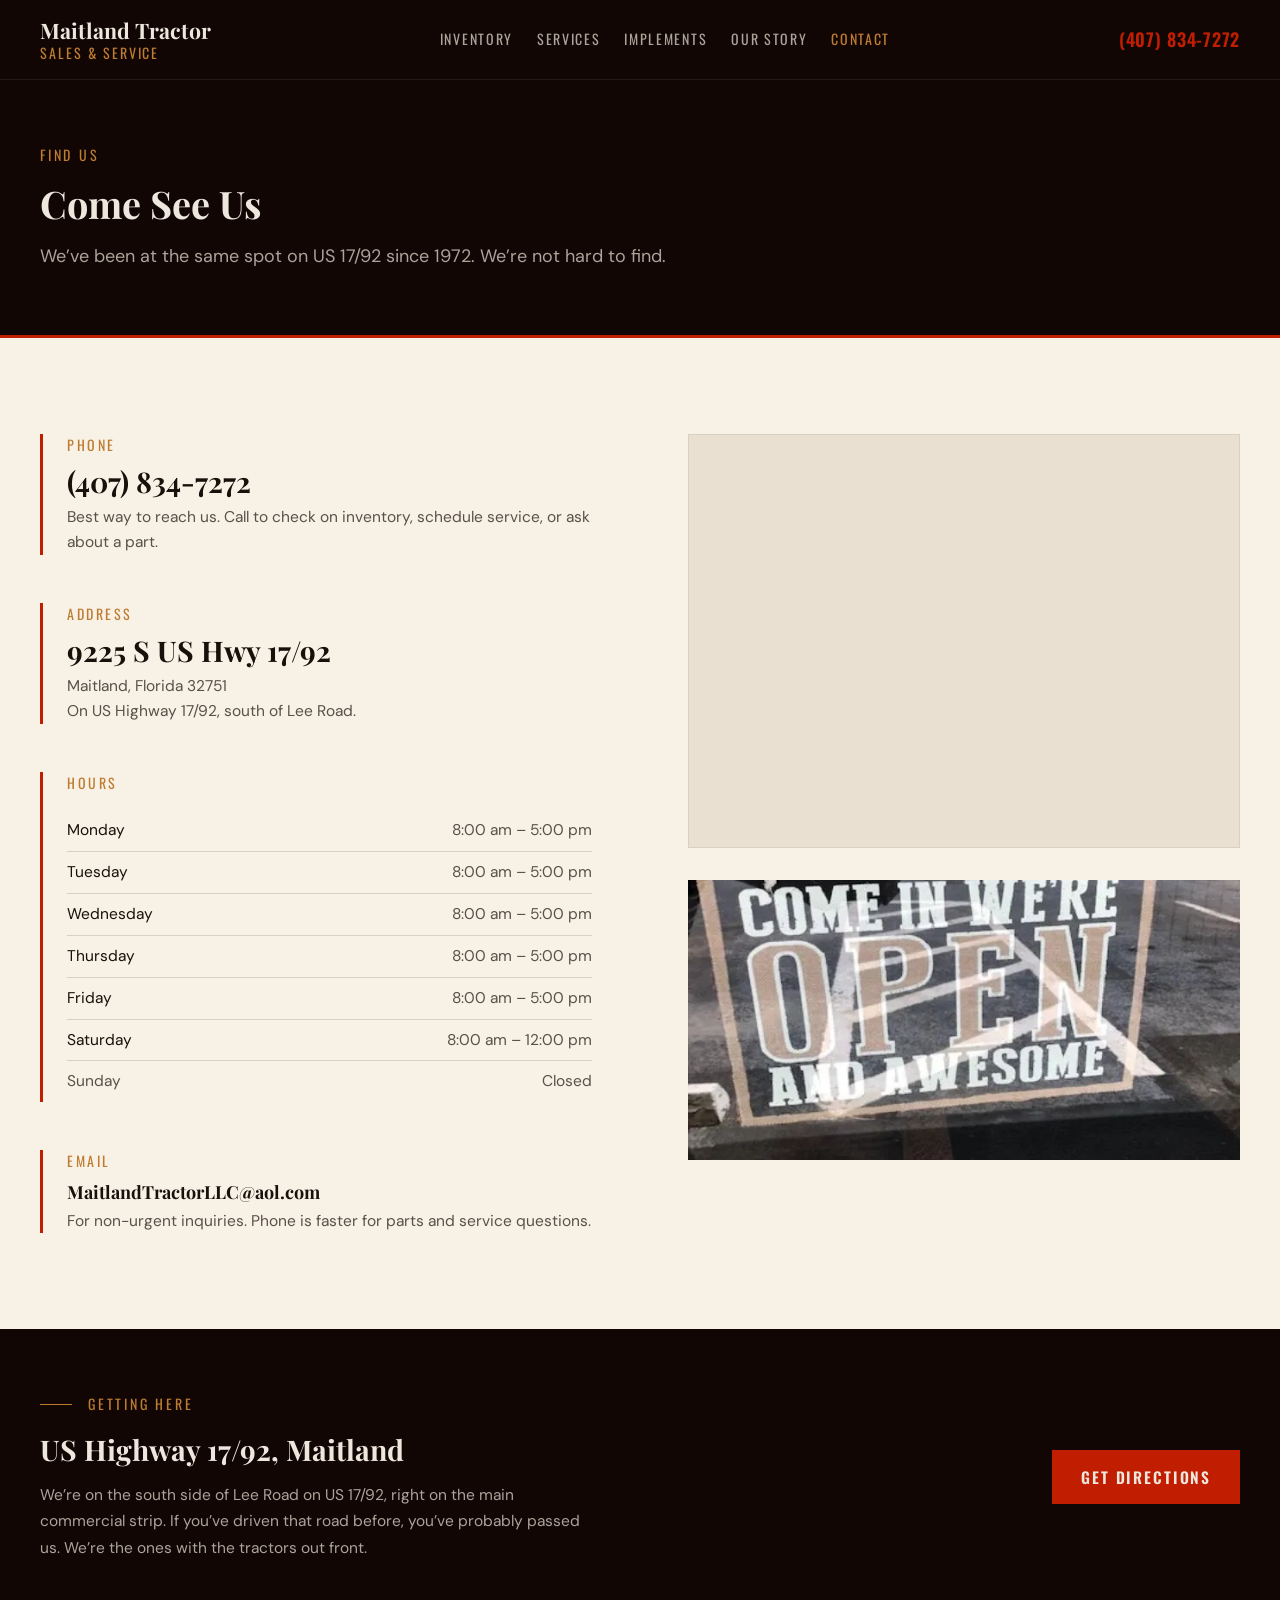
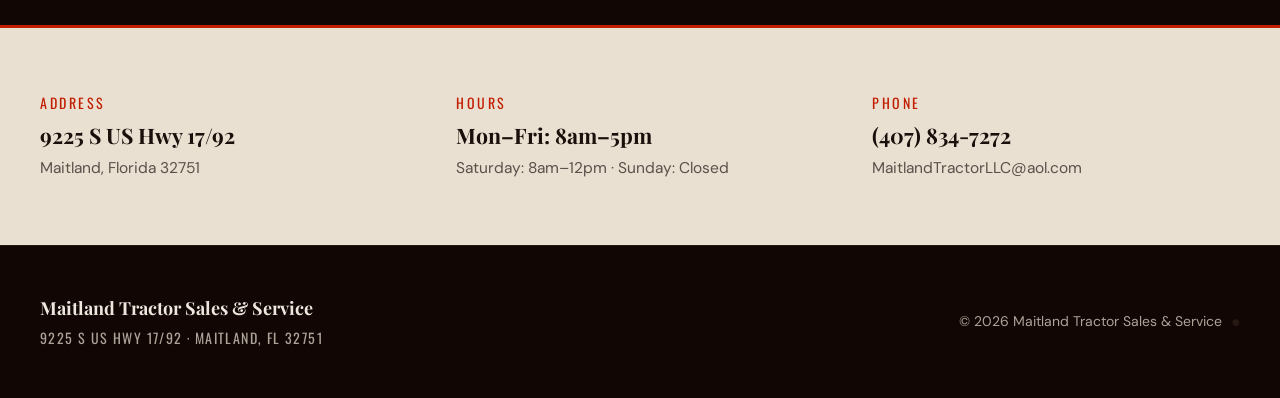
<file: pages/contact.html>
<!DOCTYPE html>
<html lang="en">
<head>
  <meta charset="UTF-8">
  <meta name="viewport" content="width=device-width, initial-scale=1.0">
  <meta name="description" content="Find Maitland Tractor Sales & Service at 9225 S US Highway 17/92, Maitland, Florida 32751. Call (407) 834-7272. Open Mon–Fri 8am–5pm, Sat 8am–12pm.">
  <title>Contact &amp; Hours | Maitland Tractor Sales &amp; Service</title>
  <link rel="preconnect" href="https://fonts.googleapis.com">
  <link rel="preconnect" href="https://fonts.gstatic.com" crossorigin>
  <link href="https://fonts.googleapis.com/css2?family=DM+Sans:wght@400;500;600&family=Oswald:wght@400;500;600;700&family=Playfair+Display:wght@700;900&display=swap" rel="stylesheet">
  <link rel="stylesheet" href="../css/tokens.css">
  <link rel="stylesheet" href="../css/reset.css">
  <link rel="stylesheet" href="../css/layout.css">
  <link rel="stylesheet" href="../css/components.css">
  <link rel="stylesheet" href="../css/contact.css">
</head>
<body>

  <!-- Navigation -->
  <header class="nav" role="banner">
    <div class="nav-inner">
      <a href="../index.html" class="nav-logo" aria-label="Maitland Tractor Sales &amp; Service — Home">
        Maitland Tractor
        <span>Sales &amp; Service</span>
      </a>

      <nav aria-label="Main navigation">
        <ul class="nav-links">
          <li><a href="tractors.html">Inventory</a></li>
          <li><a href="services.html">Services</a></li>
          <li><a href="implements.html">Implements</a></li>
          <li><a href="about.html">Our Story</a></li>
          <li><a href="contact.html" aria-current="page">Contact</a></li>
        </ul>
      </nav>

      <a href="tel:+14078347272" class="nav-phone">(407) 834-7272</a>

      <button class="nav-toggle" aria-label="Open menu" aria-expanded="false">
        &#9776;
      </button>
    </div>
  </header>

  <main>

    <!-- Page header -->
    <section class="page-header">
      <div class="page-header-inner">
        <p class="page-header-eyebrow">Find Us</p>
        <h1 class="page-header-title">Come See Us</h1>
        <p class="page-header-sub">
          We&rsquo;ve been at the same spot on US 17/92 since 1972.
          We&rsquo;re not hard to find.
        </p>
      </div>
    </section>

    <!-- Main contact section -->
    <section class="contact-main" aria-label="Contact information">
      <div class="contact-main-inner">

        <!-- Left: contact details -->
        <div class="contact-details">

          <div class="contact-detail-block">
            <p class="contact-detail-label">Phone</p>
            <p class="contact-detail-value">
              <a href="tel:+14078347272">(407) 834-7272</a>
            </p>
            <p class="contact-detail-sub">
              Best way to reach us. Call to check on inventory,
              schedule service, or ask about a part.
            </p>
          </div>

          <div class="contact-detail-block">
            <p class="contact-detail-label">Address</p>
            <p class="contact-detail-value">
              9225 S US Hwy 17/92
            </p>
            <p class="contact-detail-sub">
              Maitland, Florida 32751<br>
              On US Highway 17/92, south of Lee Road.
            </p>
          </div>

          <div class="contact-detail-block">
            <p class="contact-detail-label">Hours</p>
            <table class="hours-table" aria-label="Business hours">
              <tbody>
                <tr>
                  <td>Monday</td>
                  <td>8:00 am &ndash; 5:00 pm</td>
                </tr>
                <tr>
                  <td>Tuesday</td>
                  <td>8:00 am &ndash; 5:00 pm</td>
                </tr>
                <tr>
                  <td>Wednesday</td>
                  <td>8:00 am &ndash; 5:00 pm</td>
                </tr>
                <tr>
                  <td>Thursday</td>
                  <td>8:00 am &ndash; 5:00 pm</td>
                </tr>
                <tr>
                  <td>Friday</td>
                  <td>8:00 am &ndash; 5:00 pm</td>
                </tr>
                <tr>
                  <td>Saturday</td>
                  <td>8:00 am &ndash; 12:00 pm</td>
                </tr>
                <tr class="hours-closed">
                  <td>Sunday</td>
                  <td>Closed</td>
                </tr>
              </tbody>
            </table>
          </div>

          <div class="contact-detail-block">
            <p class="contact-detail-label">Email</p>
            <p class="contact-detail-value" style="font-size: var(--text-base);">
              <a href="mailto:MaitlandTractorLLC@aol.com">MaitlandTractorLLC@aol.com</a>
            </p>
            <p class="contact-detail-sub">
              For non-urgent inquiries. Phone is faster for parts and service questions.
            </p>
          </div>

        </div>

        <!-- Right: map + sign photo -->
        <div class="contact-visual">

          <!-- Google Maps embed — confirm embed URL with Randy / verify address -->
          <div class="contact-map-embed">
            <iframe
              src="https://www.google.com/maps/embed?pb=!1m18!1m12!1m3!1d309.49255359885774!2d-81.35260003654841!3d28.644488316401976!2m3!1f0!2f0!3f0!3m2!1i1024!2i768!4f13.1!3m3!1m2!1s0x88e771f93dab1455%3A0x1cb3f872484c0d7f!2sMaitland%20Tractor!5e0!3m2!1sen!2sus!4v1782019169695!5m2!1sen!2sus"
              allowfullscreen=""
              loading="lazy"
              referrerpolicy="no-referrer-when-downgrade"
              title="Maitland Tractor Sales &amp; Service on Google Maps"
            ></iframe>
          </div>

          <div class="contact-sign-photo">
            <img
              src="../examples/aboutus_photos/pic4.png"
              alt="Come in we're open and awesome sign at Maitland Tractor Sales and Service"
              width="600"
              height="400"
              loading="lazy"
            >
          </div>

        </div>

      </div>
    </section>

    <!-- Directions strip -->
    <section class="directions-strip" aria-labelledby="directions-title">
      <div class="directions-inner">
        <div class="directions-text">
          <p class="directions-eyebrow">Getting Here</p>
          <h2 class="directions-title" id="directions-title">US Highway 17/92, Maitland</h2>
          <p class="directions-body">
            We&rsquo;re on the south side of Lee Road on US 17/92, right on the main
            commercial strip. If you&rsquo;ve driven that road before, you&rsquo;ve probably
            passed us. We&rsquo;re the ones with the tractors out front.
          </p>
        </div>
        <div class="directions-action">
          <a
            href="https://maps.google.com/?q=9225+S+US+Hwy+17/92,+Maitland,+FL+32751"
            target="_blank"
            rel="noopener noreferrer"
            class="btn btn-primary"
          >
            Get Directions
          </a>
        </div>
      </div>
    </section>

    <!-- Contact strip -->
    <section class="contact-strip" aria-label="Contact at a glance">
      <div class="contact-inner">
        <div class="contact-block">
          <p class="contact-block-label">Address</p>
          <p class="contact-block-value">9225 S US Hwy 17/92</p>
          <p class="contact-block-sub">Maitland, Florida 32751</p>
        </div>
        <div class="contact-block">
          <p class="contact-block-label">Hours</p>
          <p class="contact-block-value">Mon&ndash;Fri: 8am&ndash;5pm</p>
          <p class="contact-block-sub">Saturday: 8am&ndash;12pm &middot; Sunday: Closed</p>
        </div>
        <div class="contact-block">
          <p class="contact-block-label">Phone</p>
          <p class="contact-block-value">
            <a href="tel:+14078347272">(407) 834-7272</a>
          </p>
          <p class="contact-block-sub">
            <a href="mailto:MaitlandTractorLLC@aol.com">MaitlandTractorLLC@aol.com</a>
          </p>
        </div>
      </div>
    </section>

  </main>

  <!-- Footer -->
  <footer class="footer" role="contentinfo">
    <div class="footer-inner">
      <div class="footer-brand">
        Maitland Tractor Sales &amp; Service
        <span>9225 S US Hwy 17/92 &middot; Maitland, FL 32751</span>
      </div>
      <p class="footer-copy">&copy; 2026 Maitland Tractor Sales &amp; Service <a href="../admin.html" class="footer-admin-link" aria-label="Staff login">&#9679;</a></p>
    </div>
  </footer>

  <script src="../js/main.js"></script>

</body>
</html>
</file>
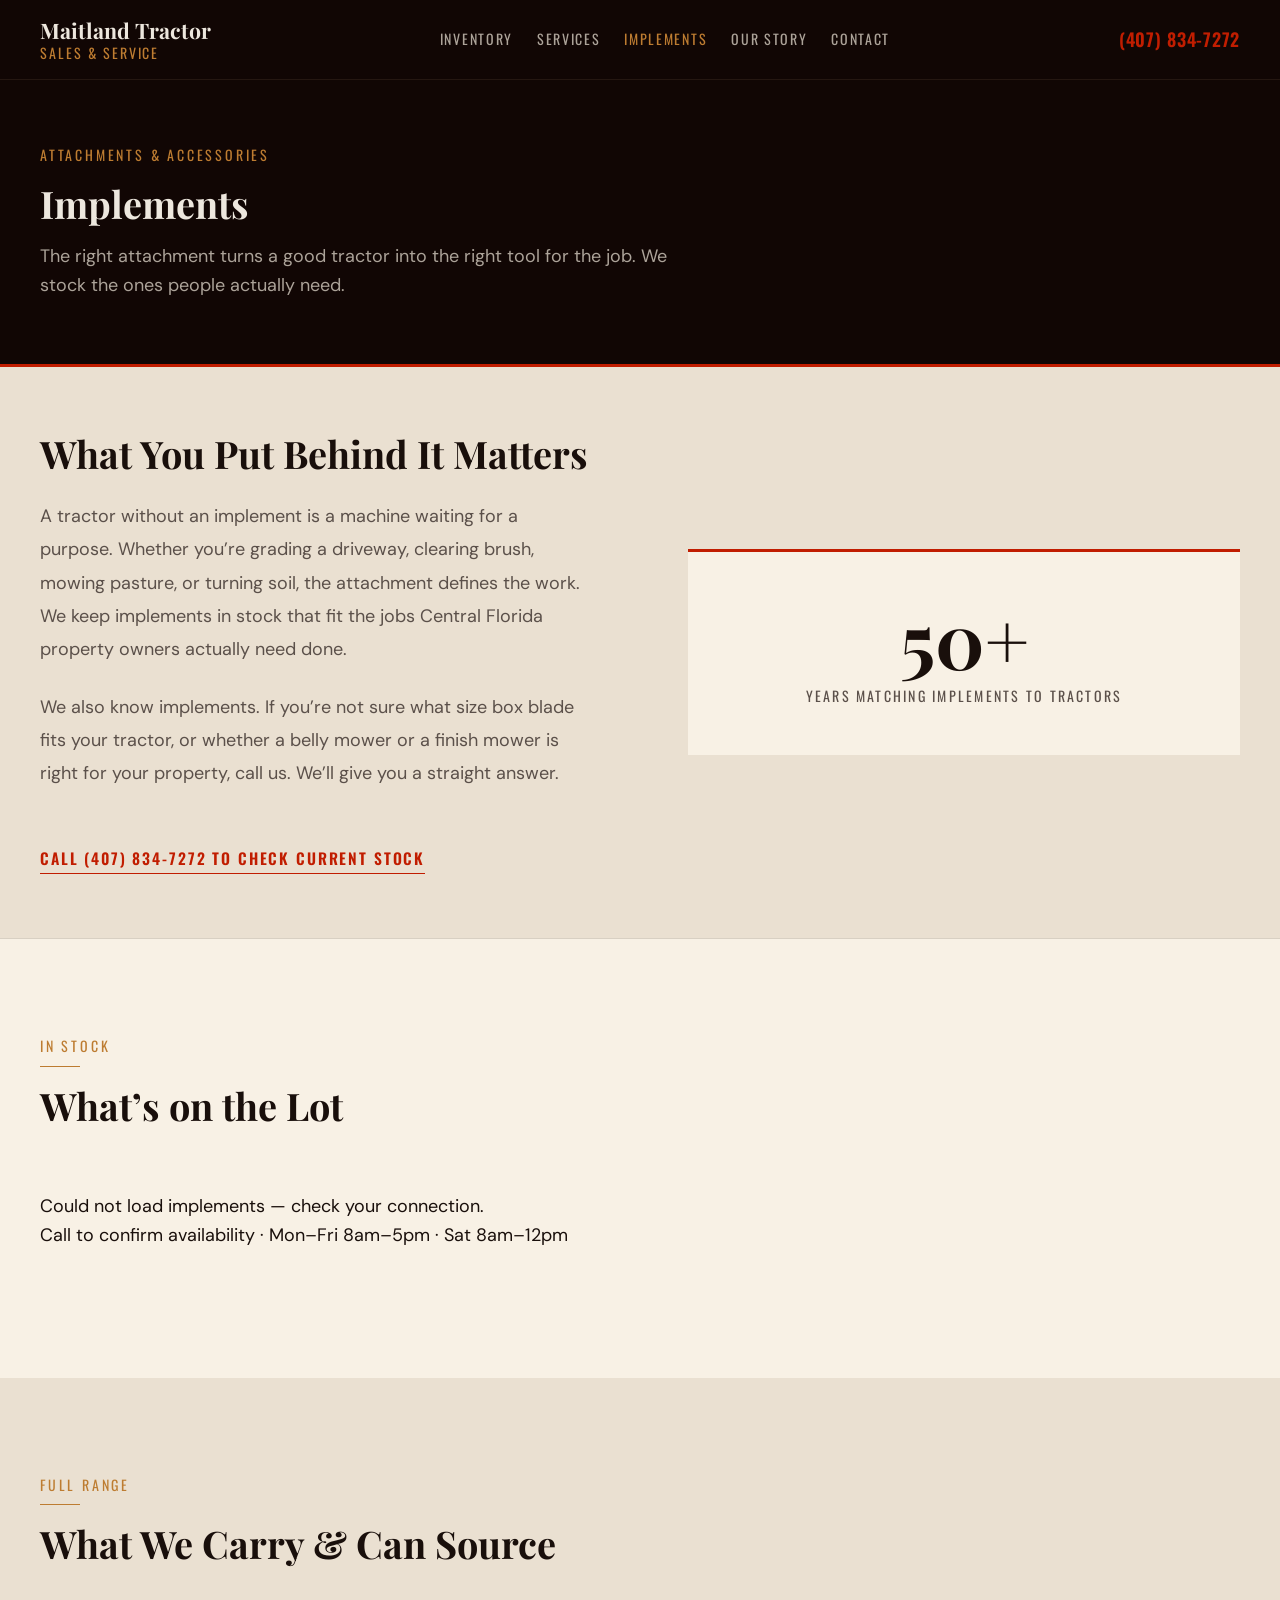
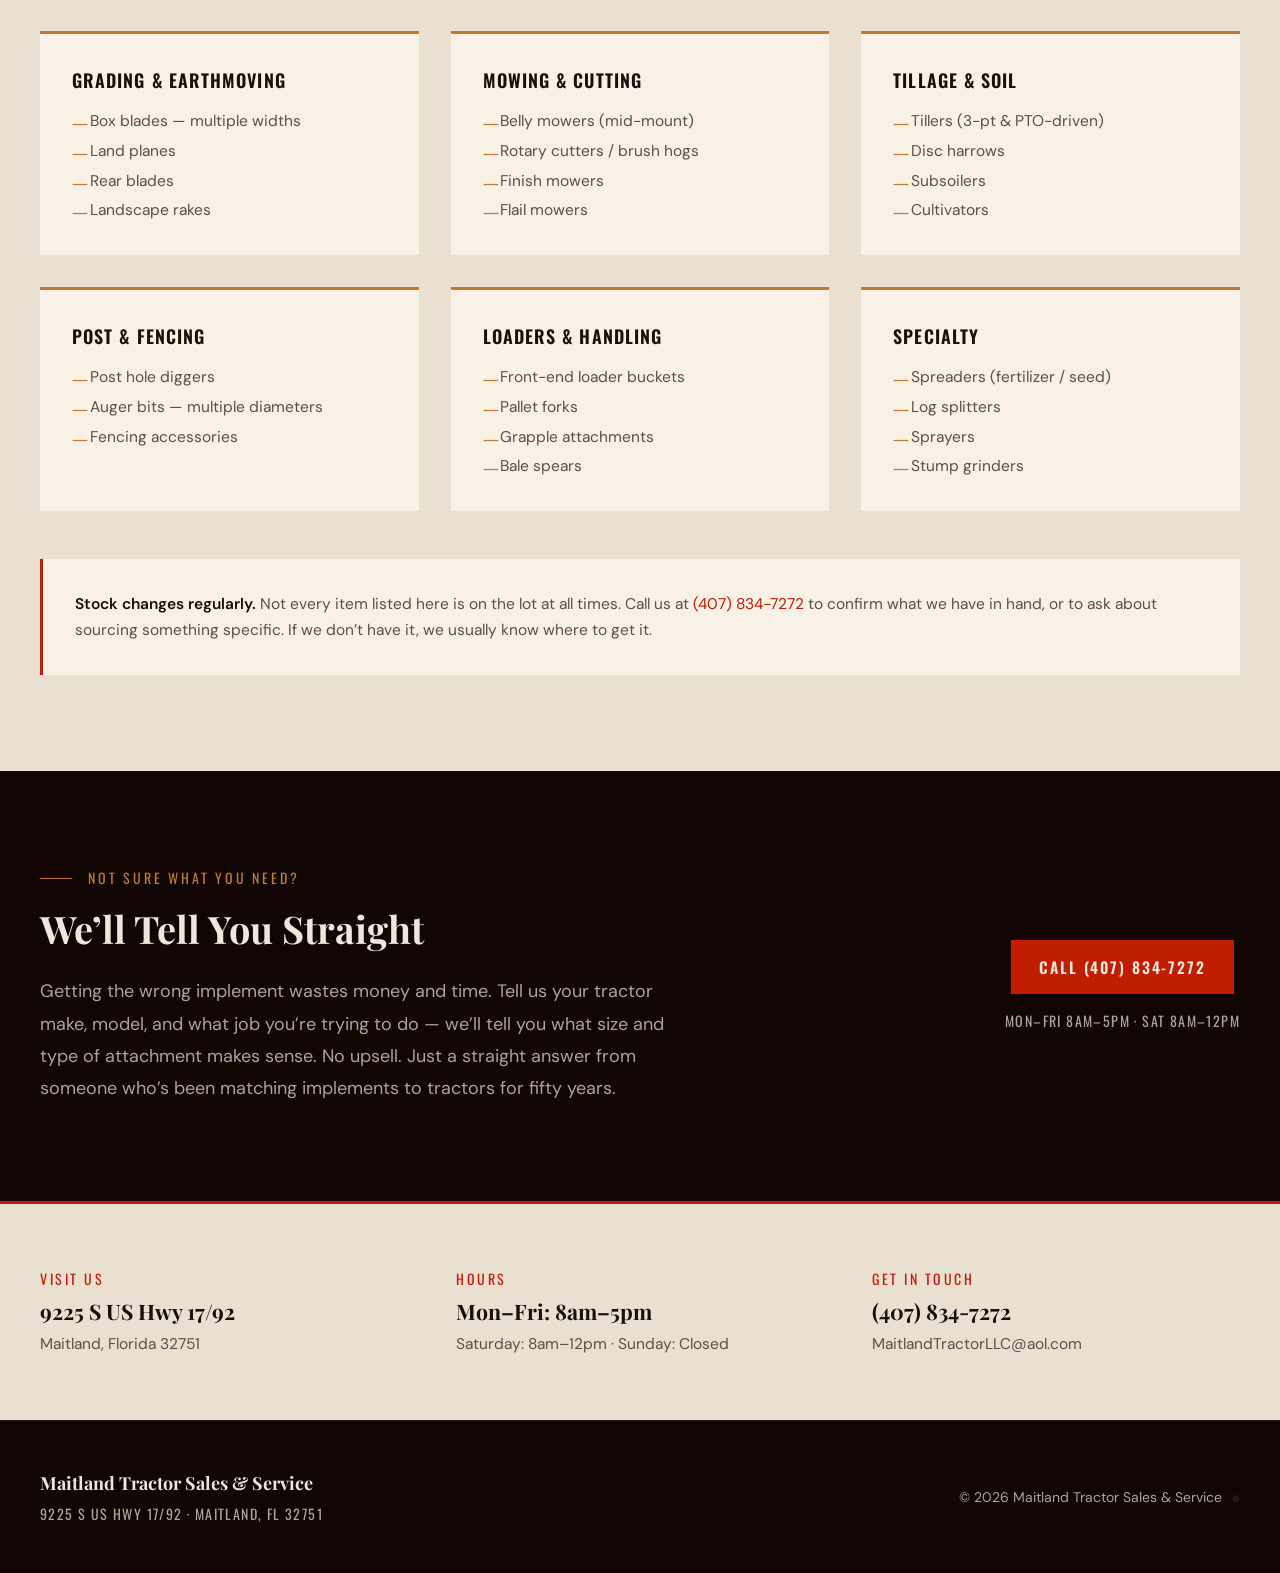
<file: pages/implements.html>
<!DOCTYPE html>
<html lang="en">
<head>
  <meta charset="UTF-8">
  <meta name="viewport" content="width=device-width, initial-scale=1.0">
  <meta name="description" content="Tractor implements and attachments at Maitland Tractor Sales & Service — box blades, belly mowers, rotary cutters, and more. Maitland, Florida. Call (407) 834-7272.">
  <title>Implements &amp; Attachments | Maitland Tractor Sales &amp; Service</title>
  <link rel="preconnect" href="https://fonts.googleapis.com">
  <link rel="preconnect" href="https://fonts.gstatic.com" crossorigin>
  <link href="https://fonts.googleapis.com/css2?family=DM+Sans:wght@400;500;600&family=Oswald:wght@400;500;600;700&family=Playfair+Display:wght@700;900&display=swap" rel="stylesheet">
  <link rel="stylesheet" href="../css/tokens.css">
  <link rel="stylesheet" href="../css/reset.css">
  <link rel="stylesheet" href="../css/layout.css">
  <link rel="stylesheet" href="../css/components.css">
  <link rel="stylesheet" href="../css/implements.css">
</head>
<body>

  <!-- Navigation -->
  <header class="nav" role="banner">
    <div class="nav-inner">
      <a href="../index.html" class="nav-logo" aria-label="Maitland Tractor Sales &amp; Service — Home">
        Maitland Tractor
        <span>Sales &amp; Service</span>
      </a>

      <nav aria-label="Main navigation">
        <ul class="nav-links">
          <li><a href="tractors.html">Inventory</a></li>
          <li><a href="services.html">Services</a></li>
          <li><a href="implements.html" aria-current="page">Implements</a></li>
          <li><a href="about.html">Our Story</a></li>
          <li><a href="contact.html">Contact</a></li>
        </ul>
      </nav>

      <a href="tel:+14078347272" class="nav-phone">(407) 834-7272</a>

      <button class="nav-toggle" aria-label="Open menu" aria-expanded="false">
        &#9776;
      </button>
    </div>
  </header>

  <main>

    <!-- Page header -->
    <section class="page-header">
      <div class="page-header-inner">
        <p class="page-header-eyebrow">Attachments &amp; Accessories</p>
        <h1 class="page-header-title">Implements</h1>
        <p class="page-header-sub">
          The right attachment turns a good tractor into the right tool for the job.
          We stock the ones people actually need.
        </p>
      </div>
    </section>

    <!-- Intro section -->
    <section class="implements-intro" aria-label="About our implements">
      <div class="implements-intro-inner">

        <div class="implements-intro-text">
          <h2 class="implements-intro-title">What You Put Behind It Matters</h2>
          <p class="implements-intro-body">
            A tractor without an implement is a machine waiting for a purpose. Whether
            you&rsquo;re grading a driveway, clearing brush, mowing pasture, or turning soil,
            the attachment defines the work. We keep implements in stock that fit the
            jobs Central Florida property owners actually need done.
          </p>
          <p class="implements-intro-body">
            We also know implements. If you&rsquo;re not sure what size box blade fits your
            tractor, or whether a belly mower or a finish mower is right for your
            property, call us. We&rsquo;ll give you a straight answer.
          </p>
          <a href="tel:+14078347272" class="implements-intro-cta">
            Call (407) 834-7272 to check current stock
          </a>
        </div>

        <div class="implements-intro-stat">
          <p class="implements-intro-stat-value">50+</p>
          <p class="implements-intro-stat-label">Years matching implements to tractors</p>
        </div>

      </div>
    </section>

    <!-- Featured implements — dynamic -->
    <section class="implements-featured" aria-labelledby="featured-title">
      <div class="section-inner">
        <div class="section-header">
          <p class="section-eyebrow">In Stock</p>
          <h2 class="section-title" id="featured-title">What&rsquo;s on the Lot</h2>
        </div>

        <div class="inventory-meta" style="margin-bottom:var(--sp-4);">
          <p class="inventory-count" id="implements-count">Loading&hellip;</p>
          <p class="inventory-note">Call to confirm availability &middot; Mon&ndash;Fri 8am&ndash;5pm &middot; Sat 8am&ndash;12pm</p>
        </div>

        <div class="implements-grid" id="implements-grid" aria-live="polite"></div>

        <div class="no-results" id="no-results" hidden>
          <p>No implements listed right now. Call us to check current stock.</p>
          <a href="tel:+14078347272" class="btn btn-primary">(407) 834-7272</a>
        </div>

      </div>
    </section>

    <!-- Full catalog — static -->
    <section class="implements-catalog" aria-labelledby="catalog-title">
      <div class="section-inner">
        <div class="section-header">
          <p class="section-eyebrow">Full Range</p>
          <h2 class="section-title" id="catalog-title">What We Carry &amp; Can Source</h2>
        </div>

        <div class="catalog-grid">

          <div class="catalog-category">
            <h3 class="catalog-category-title">Grading &amp; Earthmoving</h3>
            <ul class="catalog-category-list">
              <li>Box blades — multiple widths</li>
              <li>Land planes</li>
              <li>Rear blades</li>
              <li>Landscape rakes</li>
            </ul>
          </div>

          <div class="catalog-category">
            <h3 class="catalog-category-title">Mowing &amp; Cutting</h3>
            <ul class="catalog-category-list">
              <li>Belly mowers (mid-mount)</li>
              <li>Rotary cutters / brush hogs</li>
              <li>Finish mowers</li>
              <li>Flail mowers</li>
            </ul>
          </div>

          <div class="catalog-category">
            <h3 class="catalog-category-title">Tillage &amp; Soil</h3>
            <ul class="catalog-category-list">
              <li>Tillers (3-pt &amp; PTO-driven)</li>
              <li>Disc harrows</li>
              <li>Subsoilers</li>
              <li>Cultivators</li>
            </ul>
          </div>

          <div class="catalog-category">
            <h3 class="catalog-category-title">Post &amp; Fencing</h3>
            <ul class="catalog-category-list">
              <li>Post hole diggers</li>
              <li>Auger bits — multiple diameters</li>
              <li>Fencing accessories</li>
            </ul>
          </div>

          <div class="catalog-category">
            <h3 class="catalog-category-title">Loaders &amp; Handling</h3>
            <ul class="catalog-category-list">
              <li>Front-end loader buckets</li>
              <li>Pallet forks</li>
              <li>Grapple attachments</li>
              <li>Bale spears</li>
            </ul>
          </div>

          <div class="catalog-category">
            <h3 class="catalog-category-title">Specialty</h3>
            <ul class="catalog-category-list">
              <li>Spreaders (fertilizer / seed)</li>
              <li>Log splitters</li>
              <li>Sprayers</li>
              <li>Stump grinders</li>
            </ul>
          </div>

        </div>

        <div class="catalog-note">
          <strong>Stock changes regularly.</strong> Not every item listed here is on the lot
          at all times. Call us at <a href="tel:+14078347272" style="color:var(--rust)">(407) 834-7272</a>
          to confirm what we have in hand, or to ask about sourcing something specific.
          If we don&rsquo;t have it, we usually know where to get it.
        </div>

      </div>
    </section>

    <!-- Need help callout -->
    <section class="implements-callout" aria-labelledby="callout-title">
      <div class="implements-callout-inner">

        <div class="implements-callout-text">
          <p class="implements-callout-eyebrow">Not Sure What You Need?</p>
          <h2 class="implements-callout-title" id="callout-title">We&rsquo;ll Tell You Straight</h2>
          <p class="implements-callout-body">
            Getting the wrong implement wastes money and time. Tell us your tractor make,
            model, and what job you&rsquo;re trying to do &mdash; we&rsquo;ll tell you what size and type
            of attachment makes sense. No upsell. Just a straight answer from someone
            who&rsquo;s been matching implements to tractors for fifty years.
          </p>
        </div>

        <div class="implements-callout-action">
          <a href="tel:+14078347272" class="btn btn-primary">Call (407) 834-7272</a>
          <p class="implements-callout-action-note">Mon&ndash;Fri 8am&ndash;5pm &middot; Sat 8am&ndash;12pm</p>
        </div>

      </div>
    </section>

    <!-- Contact strip -->
    <section class="contact-strip" aria-label="Contact and hours">
      <div class="contact-inner">
        <div class="contact-block">
          <p class="contact-block-label">Visit Us</p>
          <p class="contact-block-value">9225 S US Hwy 17/92</p>
          <p class="contact-block-sub">Maitland, Florida 32751</p>
        </div>
        <div class="contact-block">
          <p class="contact-block-label">Hours</p>
          <p class="contact-block-value">Mon&ndash;Fri: 8am&ndash;5pm</p>
          <p class="contact-block-sub">Saturday: 8am&ndash;12pm &middot; Sunday: Closed</p>
        </div>
        <div class="contact-block">
          <p class="contact-block-label">Get In Touch</p>
          <p class="contact-block-value">
            <a href="tel:+14078347272">(407) 834-7272</a>
          </p>
          <p class="contact-block-sub">
            <a href="mailto:MaitlandTractorLLC@aol.com">MaitlandTractorLLC@aol.com</a>
          </p>
        </div>
      </div>
    </section>

  </main>

  <!-- Footer -->
  <footer class="footer" role="contentinfo">
    <div class="footer-inner">
      <div class="footer-brand">
        Maitland Tractor Sales &amp; Service
        <span>9225 S US Hwy 17/92 &middot; Maitland, FL 32751</span>
      </div>
      <p class="footer-copy">&copy; 2026 Maitland Tractor Sales &amp; Service <a href="../admin.html" class="footer-admin-link" aria-label="Staff login">&#9679;</a></p>
    </div>
  </footer>

  <script>
    (function () {
      var FB_URL = 'https://maitland-tractor-default-rtdb.firebaseio.com';

      function escHtml(str) {
        return String(str ?? '')
          .replace(/&/g, '&amp;')
          .replace(/</g, '&lt;')
          .replace(/>/g, '&gt;')
          .replace(/"/g, '&quot;');
      }

      function toArray(data) {
        if (!data) return [];
        if (Array.isArray(data)) return data;
        if (typeof data === 'object') return Object.values(data);
        return [];
      }

      function safePhotoSrc(path) {
        if (!path) return '';
        if (path.startsWith('data:image/')) return path;
        return '../' + path;
      }

      function renderCard(t) {
        const photos = (t.photos && t.photos.length > 0) ? t.photos : [];
        const primarySrc = photos.length > 0 ? safePhotoSrc(photos[0]) : '';
        const price = t.price ? escHtml(t.price) : 'Call for Price &amp; Availability';
        const hasMultiple = photos.length > 1;

        const featuresHtml = (t.features || [])
          .map(f => `<li class="feature-badge">${escHtml(f)}</li>`)
          .join('');

        const photoHtml = primarySrc
          ? `<img src="${escHtml(primarySrc)}" alt="${escHtml(t.name)}" loading="lazy" width="700" height="467">`
          : `<div class="tractor-card-no-photo">No photo</div>`;

        const photosDataAttr = hasMultiple
          ? `data-photos='${JSON.stringify(photos)}' data-current="0"`
          : '';

        const carouselHtml = hasMultiple ? `
          <button class="photo-nav photo-prev" aria-label="Previous photo" tabindex="0">&#8249;</button>
          <button class="photo-nav photo-next" aria-label="Next photo" tabindex="0">&#8250;</button>
          <p class="photo-counter" aria-hidden="true">1 / ${photos.length}</p>
        ` : '';

        const descHtml = t.description
          ? `<p class="tractor-description">${escHtml(t.description)}</p>`
          : '';

        return `
          <article class="tractor-card">
            <div class="tractor-card-photo" ${photosDataAttr}>
              ${photoHtml}
              ${carouselHtml}
            </div>
            <div class="tractor-card-body">
              <p class="tractor-make">${escHtml(t.category || '')}</p>
              <h2 class="tractor-name">${escHtml(t.name)}</h2>
              ${featuresHtml ? `<ul class="tractor-features">${featuresHtml}</ul>` : ''}
              ${descHtml}
              <p class="tractor-price">${price}</p>
            </div>
            <a href="tel:+14078347272" class="tractor-cta">Call to Inquire &rarr;</a>
          </article>
        `;
      }

      function renderImplements() {
        var grid = document.getElementById('implements-grid');
        var countEl = document.getElementById('implements-count');
        var noResults = document.getElementById('no-results');

        fetch(FB_URL + '/implements.json')
          .then(function (r) { return r.json(); })
          .then(function (data) {
            var all = toArray(data).filter(function (t) { return t.status !== 'sold'; });

            if (all.length === 0) {
              grid.innerHTML = '';
              noResults.hidden = false;
              countEl.innerHTML = 'No listings currently available';
              return;
            }

            noResults.hidden = true;
            grid.innerHTML = all.map(renderCard).join('');
            var n = all.length;
            countEl.innerHTML = '<strong>' + n + '</strong> implement' + (n === 1 ? '' : 's') + ' in stock';
          })
          .catch(function () {
            countEl.innerHTML = 'Could not load implements — check your connection.';
          });
      }

      renderImplements();

      /* Photo carousel — event delegation on the grid */
      document.getElementById('implements-grid').addEventListener('click', function (e) {
        const btn = e.target.closest('.photo-nav');
        if (!btn) return;

        const photoDiv = btn.closest('.tractor-card-photo');
        if (!photoDiv) return;

        let photos;
        try {
          photos = JSON.parse(photoDiv.dataset.photos || '[]');
        } catch (_) {
          return;
        }
        if (photos.length <= 1) return;

        let current = parseInt(photoDiv.dataset.current || '0', 10);
        const total = photos.length;

        if (btn.classList.contains('photo-prev')) {
          current = (current - 1 + total) % total;
        } else {
          current = (current + 1) % total;
        }

        photoDiv.dataset.current = current;

        const img = photoDiv.querySelector('img');
        const counter = photoDiv.querySelector('.photo-counter');

        if (img) img.src = safePhotoSrc(photos[current]);
        if (counter) counter.textContent = `${current + 1} / ${total}`;
      });

    })();
  </script>

  <script src="../js/main.js"></script>

</body>
</html>
</file>
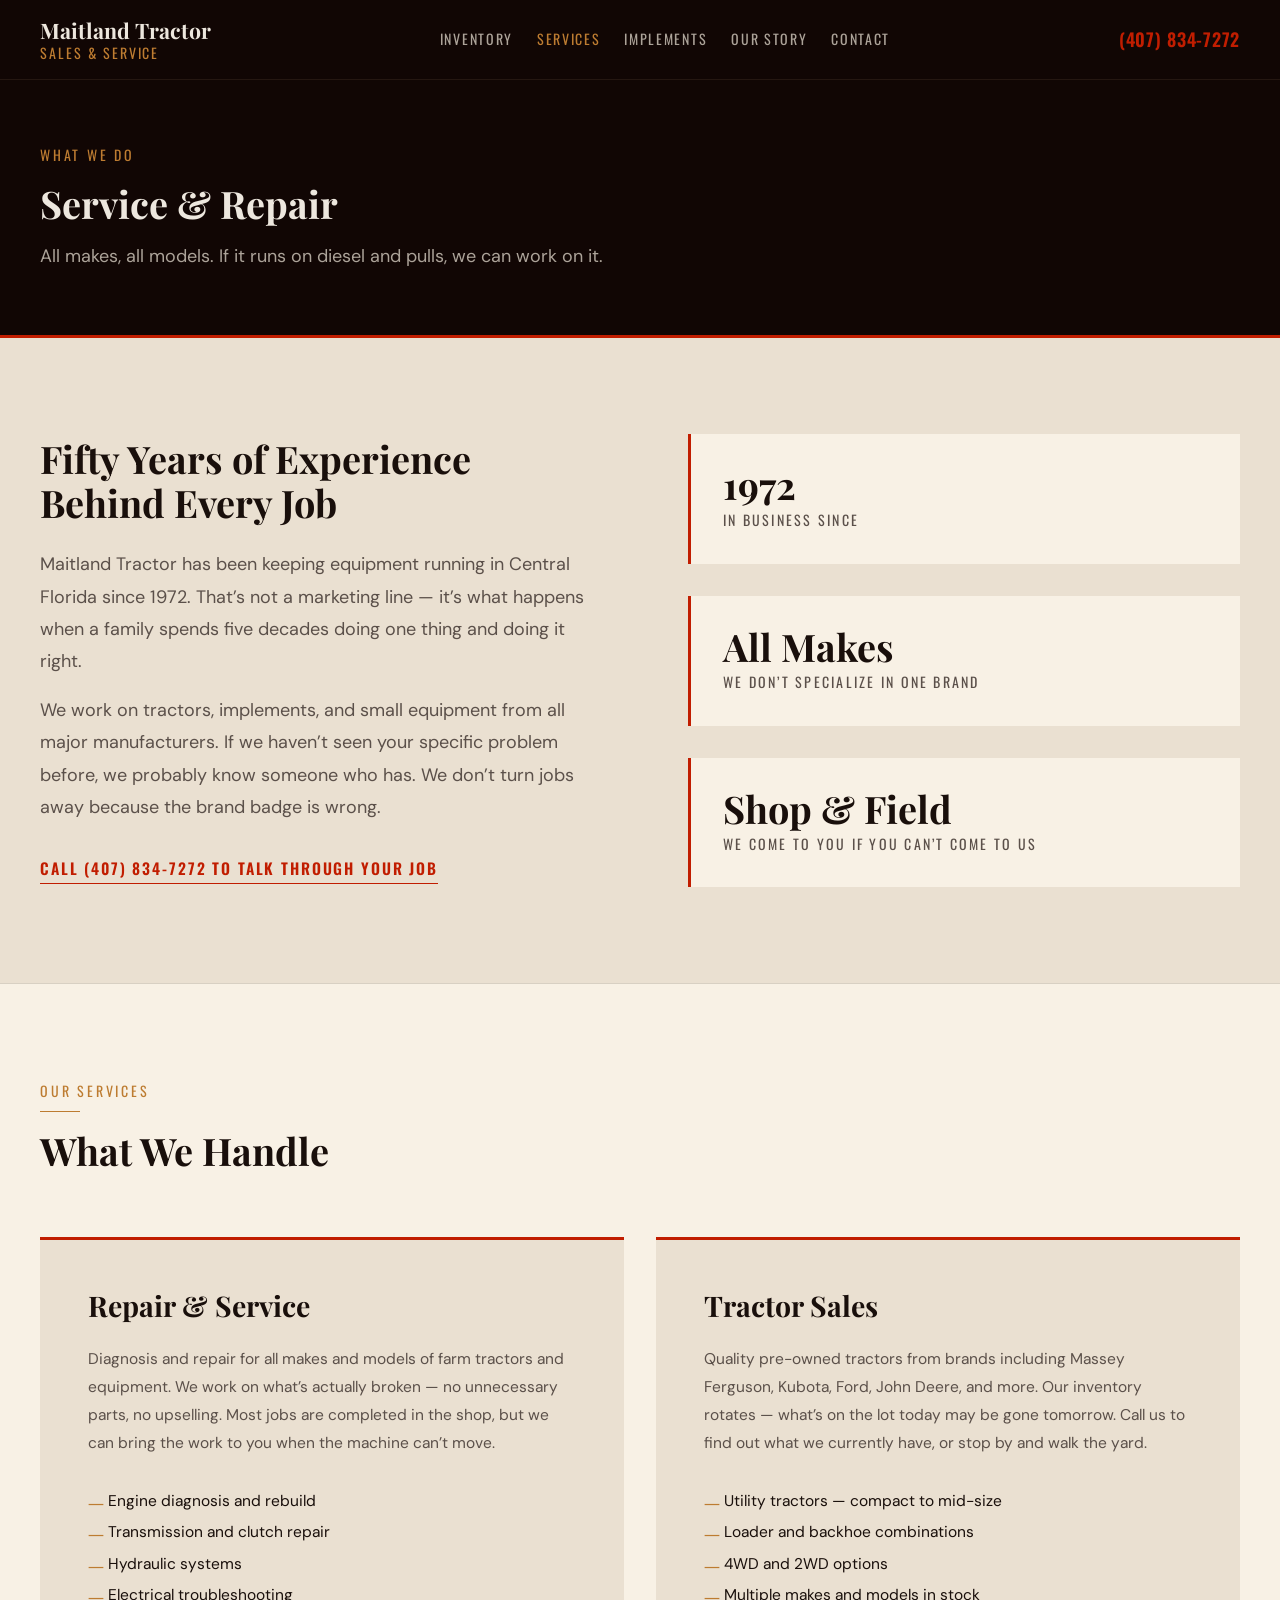
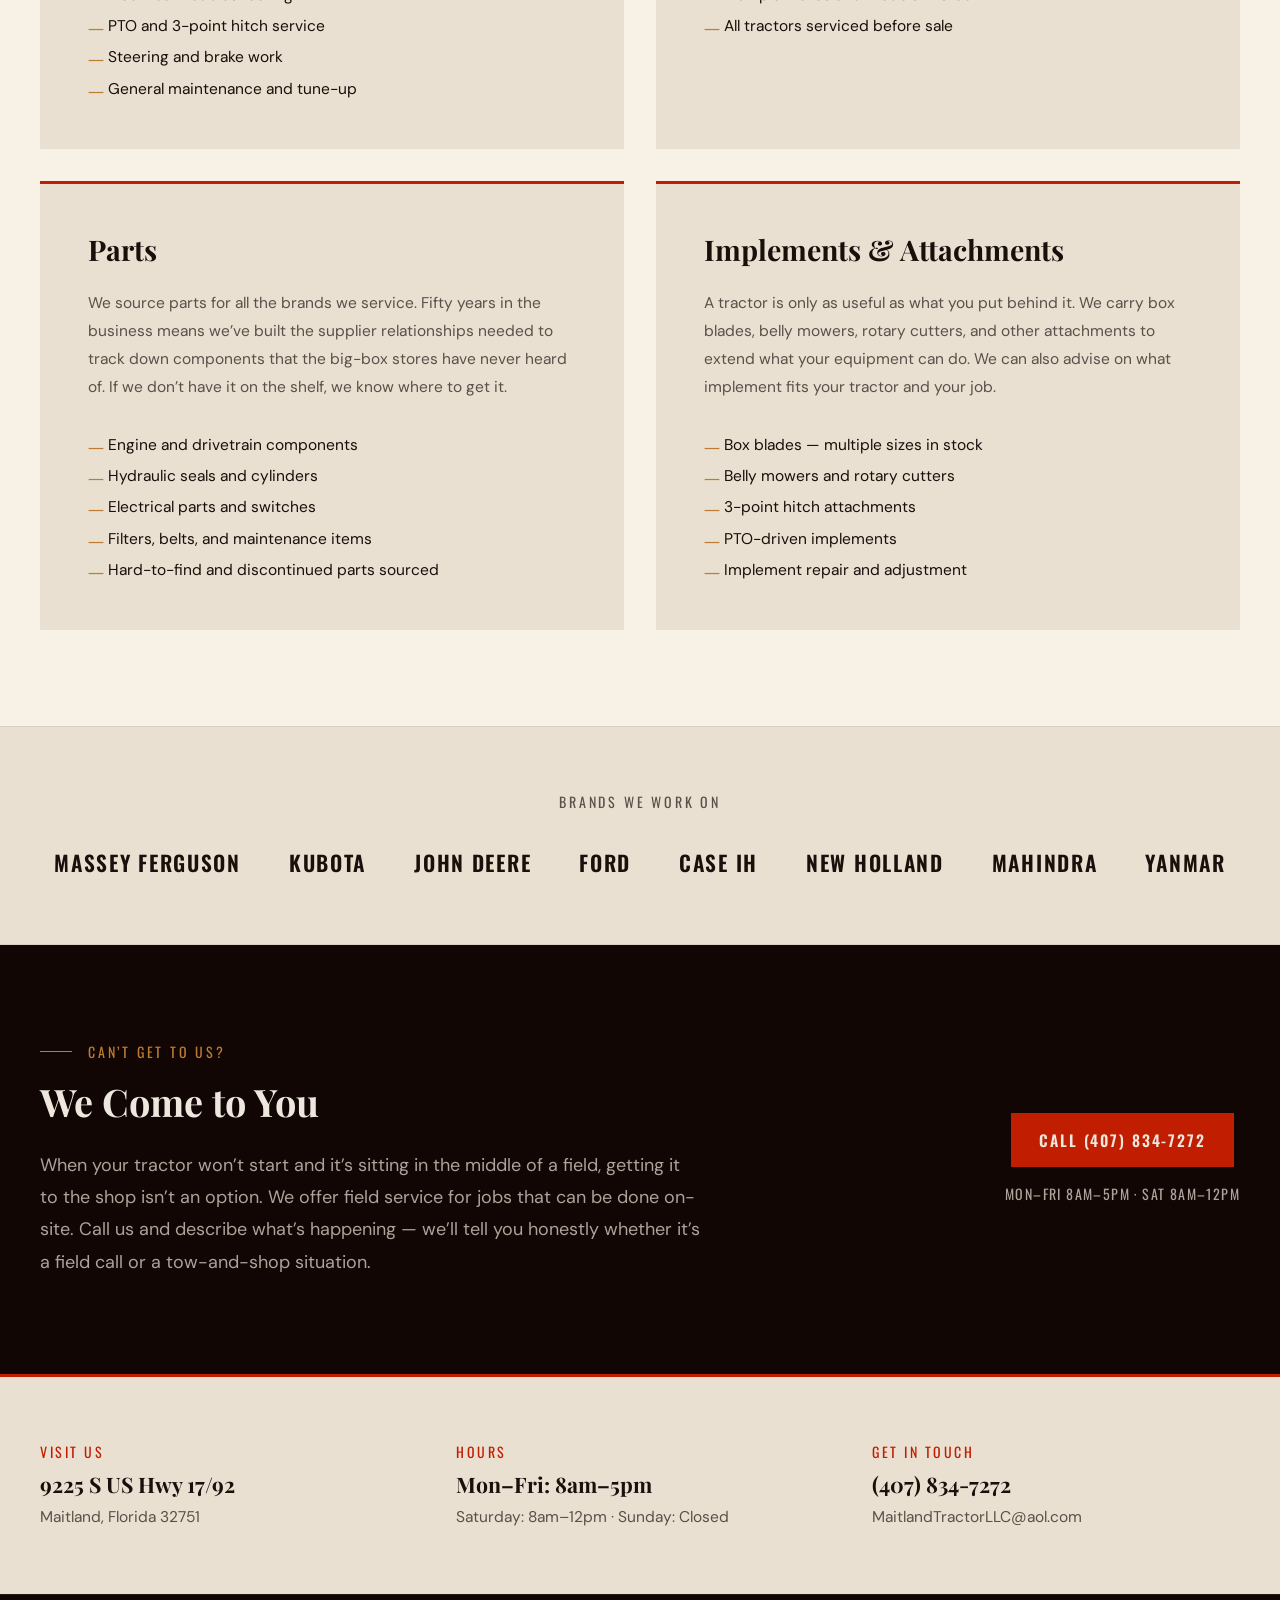
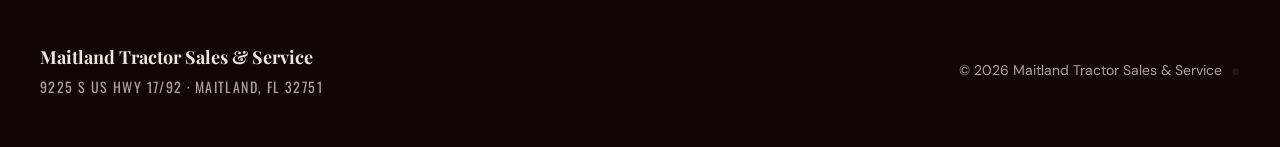
<file: pages/services.html>
<!DOCTYPE html>
<html lang="en">
<head>
  <meta charset="UTF-8">
  <meta name="viewport" content="width=device-width, initial-scale=1.0">
  <meta name="description" content="Tractor repair, sales, parts, and implements at Maitland Tractor Sales & Service in Maitland, Florida. All makes, all models. Call (407) 834-7272.">
  <title>Services | Maitland Tractor Sales &amp; Service</title>
  <link rel="preconnect" href="https://fonts.googleapis.com">
  <link rel="preconnect" href="https://fonts.gstatic.com" crossorigin>
  <link href="https://fonts.googleapis.com/css2?family=DM+Sans:wght@400;500;600&family=Oswald:wght@400;500;600;700&family=Playfair+Display:wght@700;900&display=swap" rel="stylesheet">
  <link rel="stylesheet" href="../css/tokens.css">
  <link rel="stylesheet" href="../css/reset.css">
  <link rel="stylesheet" href="../css/layout.css">
  <link rel="stylesheet" href="../css/components.css">
  <link rel="stylesheet" href="../css/services.css">
</head>
<body>

  <!-- Navigation -->
  <header class="nav" role="banner">
    <div class="nav-inner">
      <a href="../index.html" class="nav-logo" aria-label="Maitland Tractor Sales &amp; Service — Home">
        Maitland Tractor
        <span>Sales &amp; Service</span>
      </a>

      <nav aria-label="Main navigation">
        <ul class="nav-links">
          <li><a href="tractors.html">Inventory</a></li>
          <li><a href="services.html" aria-current="page">Services</a></li>
          <li><a href="implements.html">Implements</a></li>
          <li><a href="about.html">Our Story</a></li>
          <li><a href="contact.html">Contact</a></li>
        </ul>
      </nav>

      <a href="tel:+14078347272" class="nav-phone">(407) 834-7272</a>

      <button class="nav-toggle" aria-label="Open menu" aria-expanded="false">
        &#9776;
      </button>
    </div>
  </header>

  <main>

    <!-- Page header -->
    <section class="page-header">
      <div class="page-header-inner">
        <p class="page-header-eyebrow">What We Do</p>
        <h1 class="page-header-title">Service &amp; Repair</h1>
        <p class="page-header-sub">
          All makes, all models. If it runs on diesel and pulls,
          we can work on it.
        </p>
      </div>
    </section>

    <!-- Lead section -->
    <section class="services-lead" aria-label="About our services">
      <div class="services-lead-inner">

        <div class="services-lead-text">
          <h2 class="services-lead-title">Fifty Years of Experience Behind Every Job</h2>
          <p class="services-lead-body">
            Maitland Tractor has been keeping equipment running in Central Florida since 1972.
            That&rsquo;s not a marketing line &mdash; it&rsquo;s what happens when a family spends
            five decades doing one thing and doing it right.
          </p>
          <p class="services-lead-body">
            We work on tractors, implements, and small equipment from all major manufacturers.
            If we haven&rsquo;t seen your specific problem before, we probably know someone who has.
            We don&rsquo;t turn jobs away because the brand badge is wrong.
          </p>
          <a href="tel:+14078347272" class="services-lead-cta">
            Call (407) 834-7272 to talk through your job
          </a>
        </div>

        <div class="services-stats">
          <div class="stat-block">
            <p class="stat-value">1972</p>
            <p class="stat-label">In business since</p>
          </div>
          <div class="stat-block">
            <p class="stat-value">All Makes</p>
            <p class="stat-label">We don&rsquo;t specialize in one brand</p>
          </div>
          <div class="stat-block">
            <p class="stat-value">Shop &amp; Field</p>
            <p class="stat-label">We come to you if you can&rsquo;t come to us</p>
          </div>
        </div>

      </div>
    </section>

    <!-- Service detail cards -->
    <section class="services-detail" aria-labelledby="services-detail-title">
      <div class="section-inner">
        <div class="section-header">
          <p class="section-eyebrow">Our Services</p>
          <h2 class="section-title" id="services-detail-title">What We Handle</h2>
        </div>

        <div class="services-detail-grid">

          <div class="service-detail-card">
            <h3 class="service-detail-title">Repair &amp; Service</h3>
            <p class="service-detail-body">
              Diagnosis and repair for all makes and models of farm tractors and equipment.
              We work on what&rsquo;s actually broken — no unnecessary parts, no upselling.
              Most jobs are completed in the shop, but we can bring the work to you when
              the machine can&rsquo;t move.
            </p>
            <ul class="service-detail-list">
              <li>Engine diagnosis and rebuild</li>
              <li>Transmission and clutch repair</li>
              <li>Hydraulic systems</li>
              <li>Electrical troubleshooting</li>
              <li>PTO and 3-point hitch service</li>
              <li>Steering and brake work</li>
              <li>General maintenance and tune-up</li>
            </ul>
          </div>

          <div class="service-detail-card">
            <h3 class="service-detail-title">Tractor Sales</h3>
            <p class="service-detail-body">
              Quality pre-owned tractors from brands including Massey Ferguson, Kubota,
              Ford, John Deere, and more. Our inventory rotates &mdash; what&rsquo;s on the lot
              today may be gone tomorrow. Call us to find out what we currently have,
              or stop by and walk the yard.
            </p>
            <ul class="service-detail-list">
              <li>Utility tractors — compact to mid-size</li>
              <li>Loader and backhoe combinations</li>
              <li>4WD and 2WD options</li>
              <li>Multiple makes and models in stock</li>
              <li>All tractors serviced before sale</li>
            </ul>
          </div>

          <div class="service-detail-card">
            <h3 class="service-detail-title">Parts</h3>
            <p class="service-detail-body">
              We source parts for all the brands we service. Fifty years in the business
              means we&rsquo;ve built the supplier relationships needed to track down
              components that the big-box stores have never heard of. If we don&rsquo;t have
              it on the shelf, we know where to get it.
            </p>
            <ul class="service-detail-list">
              <li>Engine and drivetrain components</li>
              <li>Hydraulic seals and cylinders</li>
              <li>Electrical parts and switches</li>
              <li>Filters, belts, and maintenance items</li>
              <li>Hard-to-find and discontinued parts sourced</li>
            </ul>
          </div>

          <div class="service-detail-card">
            <h3 class="service-detail-title">Implements &amp; Attachments</h3>
            <p class="service-detail-body">
              A tractor is only as useful as what you put behind it. We carry box blades,
              belly mowers, rotary cutters, and other attachments to extend what your
              equipment can do. We can also advise on what implement fits your tractor
              and your job.
            </p>
            <ul class="service-detail-list">
              <li>Box blades &mdash; multiple sizes in stock</li>
              <li>Belly mowers and rotary cutters</li>
              <li>3-point hitch attachments</li>
              <li>PTO-driven implements</li>
              <li>Implement repair and adjustment</li>
            </ul>
          </div>

        </div>
      </div>
    </section>

    <!-- Brands we work on -->
    <div class="brands-strip" aria-label="Brands we service">
      <div class="brands-strip-inner">
        <p class="brands-label">Brands We Work On</p>
        <ul class="brands-list">
          <li class="brand-name">Massey Ferguson</li>
          <li class="brand-name">Kubota</li>
          <li class="brand-name">John Deere</li>
          <li class="brand-name">Ford</li>
          <li class="brand-name">Case IH</li>
          <li class="brand-name">New Holland</li>
          <li class="brand-name">Mahindra</li>
          <li class="brand-name">Yanmar</li>
        </ul>
      </div>
    </div>

    <!-- Field service callout -->
    <section class="field-service" aria-labelledby="field-service-title">
      <div class="field-service-inner">

        <div class="field-service-text">
          <p class="field-service-eyebrow">Can&rsquo;t Get to Us?</p>
          <h2 class="field-service-title" id="field-service-title">We Come to You</h2>
          <p class="field-service-body">
            When your tractor won&rsquo;t start and it&rsquo;s sitting in the middle of a field,
            getting it to the shop isn&rsquo;t an option. We offer field service for jobs that
            can be done on-site. Call us and describe what&rsquo;s happening &mdash; we&rsquo;ll tell you
            honestly whether it&rsquo;s a field call or a tow-and-shop situation.
          </p>
        </div>

        <div class="field-service-action">
          <a href="tel:+14078347272" class="btn btn-primary">Call (407) 834-7272</a>
          <p class="field-service-action-note">Mon&ndash;Fri 8am&ndash;5pm &middot; Sat 8am&ndash;12pm</p>
        </div>

      </div>
    </section>

    <!-- Contact strip -->
    <section class="contact-strip" aria-label="Contact and hours">
      <div class="contact-inner">
        <div class="contact-block">
          <p class="contact-block-label">Visit Us</p>
          <p class="contact-block-value">9225 S US Hwy 17/92</p>
          <p class="contact-block-sub">Maitland, Florida 32751</p>
        </div>
        <div class="contact-block">
          <p class="contact-block-label">Hours</p>
          <p class="contact-block-value">Mon&ndash;Fri: 8am&ndash;5pm</p>
          <p class="contact-block-sub">Saturday: 8am&ndash;12pm &middot; Sunday: Closed</p>
        </div>
        <div class="contact-block">
          <p class="contact-block-label">Get In Touch</p>
          <p class="contact-block-value">
            <a href="tel:+14078347272">(407) 834-7272</a>
          </p>
          <p class="contact-block-sub">
            <a href="mailto:MaitlandTractorLLC@aol.com">MaitlandTractorLLC@aol.com</a>
          </p>
        </div>
      </div>
    </section>

  </main>

  <!-- Footer -->
  <footer class="footer" role="contentinfo">
    <div class="footer-inner">
      <div class="footer-brand">
        Maitland Tractor Sales &amp; Service
        <span>9225 S US Hwy 17/92 &middot; Maitland, FL 32751</span>
      </div>
      <p class="footer-copy">&copy; 2026 Maitland Tractor Sales &amp; Service <a href="../admin.html" class="footer-admin-link" aria-label="Staff login">&#9679;</a></p>
    </div>
  </footer>

  <script src="../js/main.js"></script>

</body>
</html>
</file>
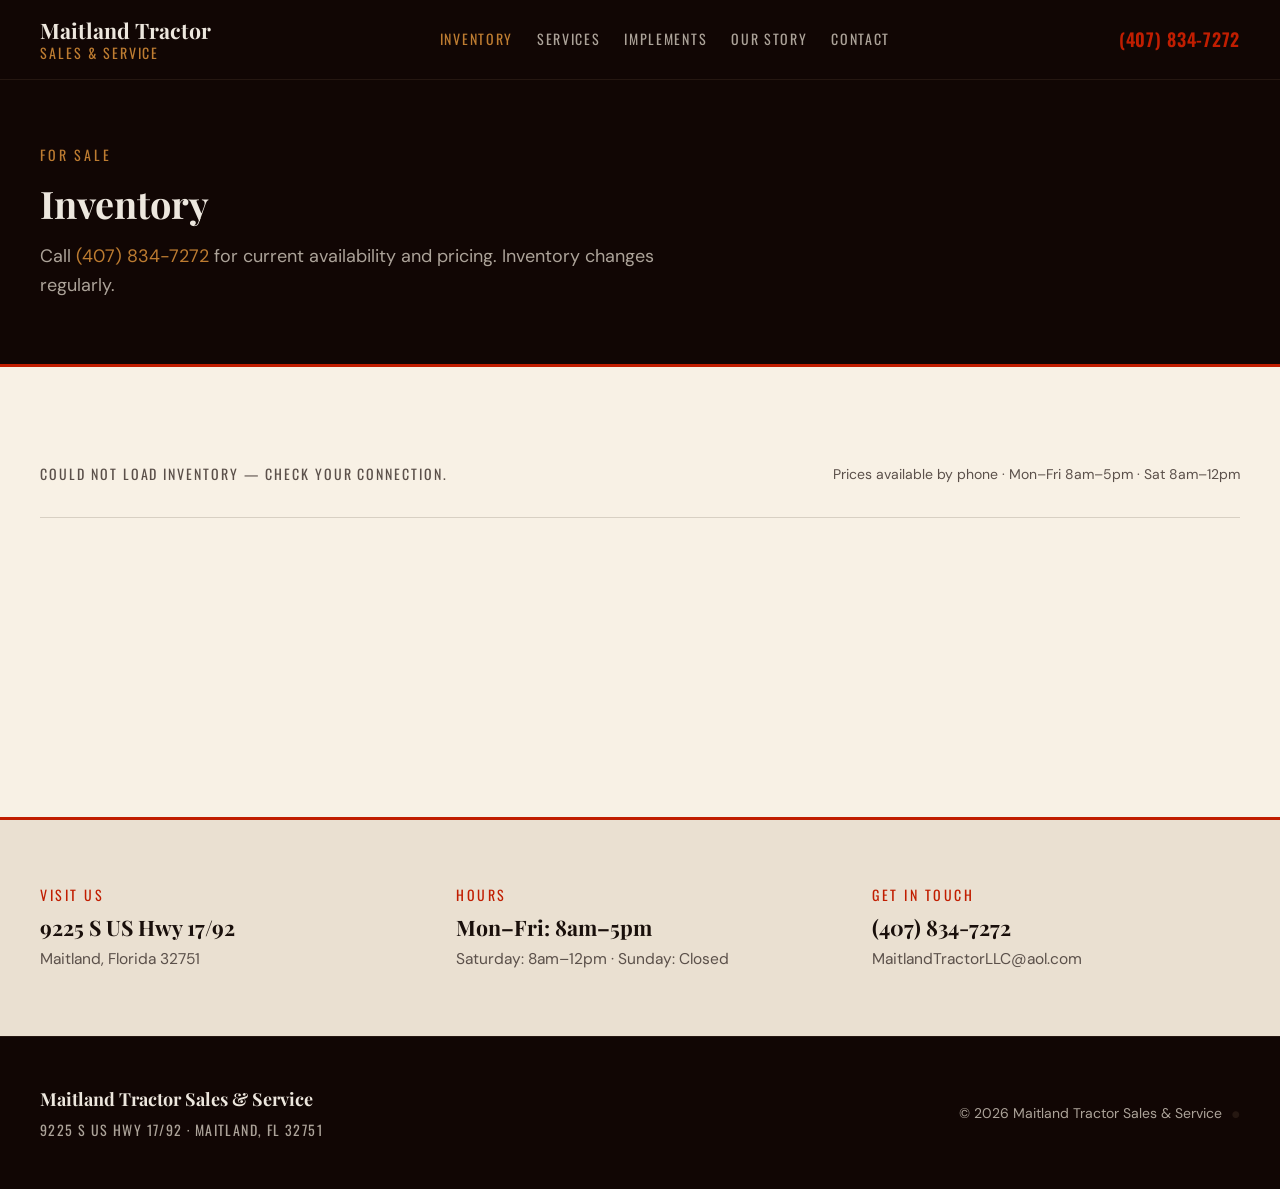
<file: pages/tractors.html>
<!DOCTYPE html>
<html lang="en">
<head>
  <meta charset="UTF-8">
  <meta name="viewport" content="width=device-width, initial-scale=1.0">
  <meta name="description" content="Browse pre-owned tractors for sale at Maitland Tractor Sales & Service — Massey Ferguson, Kubota, Ford, and more. Call (407) 834-7272.">
  <title>Inventory | Maitland Tractor Sales &amp; Service</title>
  <link rel="preconnect" href="https://fonts.googleapis.com">
  <link rel="preconnect" href="https://fonts.gstatic.com" crossorigin>
  <link href="https://fonts.googleapis.com/css2?family=DM+Sans:wght@400;500;600&family=Oswald:wght@400;500;600;700&family=Playfair+Display:wght@700;900&display=swap" rel="stylesheet">
  <link rel="stylesheet" href="../css/tokens.css">
  <link rel="stylesheet" href="../css/reset.css">
  <link rel="stylesheet" href="../css/layout.css">
  <link rel="stylesheet" href="../css/components.css">
  <link rel="stylesheet" href="../css/tractors.css">
</head>
<body>

  <!-- Navigation -->
  <header class="nav" role="banner">
    <div class="nav-inner">
      <a href="../index.html" class="nav-logo" aria-label="Maitland Tractor Sales &amp; Service — Home">
        Maitland Tractor
        <span>Sales &amp; Service</span>
      </a>

      <nav aria-label="Main navigation">
        <ul class="nav-links">
          <li><a href="tractors.html" aria-current="page">Inventory</a></li>
          <li><a href="services.html">Services</a></li>
          <li><a href="implements.html">Implements</a></li>
          <li><a href="about.html">Our Story</a></li>
          <li><a href="contact.html">Contact</a></li>
        </ul>
      </nav>

      <a href="tel:+14078347272" class="nav-phone">(407) 834-7272</a>

      <button class="nav-toggle" aria-label="Open menu" aria-expanded="false">
        &#9776;
      </button>
    </div>
  </header>

  <main>

    <!-- Page header -->
    <section class="page-header">
      <div class="page-header-inner">
        <p class="page-header-eyebrow">For Sale</p>
        <h1 class="page-header-title">Inventory</h1>
        <p class="page-header-sub">
          Call <a href="tel:+14078347272" style="color:var(--amber)">(407) 834-7272</a>
          for current availability and pricing. Inventory changes regularly.
        </p>
      </div>
    </section>

    <!-- Inventory grid -->
    <section class="tractors-section" aria-labelledby="inventory-heading">
      <div class="section-inner">
        <h2 class="visually-hidden" id="inventory-heading">Available Tractors</h2>

        <div class="inventory-meta">
          <p class="inventory-count" id="inventory-count">Loading inventory&hellip;</p>
          <p class="inventory-note">Prices available by phone &middot; Mon&ndash;Fri 8am&ndash;5pm &middot; Sat 8am&ndash;12pm</p>
        </div>

        <div class="tractors-grid" id="tractors-grid" aria-live="polite"></div>

        <div class="no-results" id="no-results" hidden>
          <p>No listings available right now. Call us for current inventory.</p>
          <a href="tel:+14078347272" class="btn btn-primary">(407) 834-7272</a>
        </div>
      </div>
    </section>

    <!-- Contact strip -->
    <section class="contact-strip" aria-label="Contact and hours">
      <div class="contact-inner">
        <div class="contact-block">
          <p class="contact-block-label">Visit Us</p>
          <p class="contact-block-value">9225 S US Hwy 17/92</p>
          <p class="contact-block-sub">Maitland, Florida 32751</p>
        </div>
        <div class="contact-block">
          <p class="contact-block-label">Hours</p>
          <p class="contact-block-value">Mon&ndash;Fri: 8am&ndash;5pm</p>
          <p class="contact-block-sub">Saturday: 8am&ndash;12pm &middot; Sunday: Closed</p>
        </div>
        <div class="contact-block">
          <p class="contact-block-label">Get In Touch</p>
          <p class="contact-block-value">
            <a href="tel:+14078347272">(407) 834-7272</a>
          </p>
          <p class="contact-block-sub">
            <a href="mailto:MaitlandTractorLLC@aol.com">MaitlandTractorLLC@aol.com</a>
          </p>
        </div>
      </div>
    </section>

  </main>

  <!-- Footer -->
  <footer class="footer" role="contentinfo">
    <div class="footer-inner">
      <div class="footer-brand">
        Maitland Tractor Sales &amp; Service
        <span>9225 S US Hwy 17/92 &middot; Maitland, FL 32751</span>
      </div>
      <p class="footer-copy">&copy; 2026 Maitland Tractor Sales &amp; Service <a href="../admin.html" class="footer-admin-link" aria-label="Staff login">&#9679;</a></p>
    </div>
  </footer>

  <script>
    (function () {
      var FB_URL = 'https://maitland-tractor-default-rtdb.firebaseio.com';

      function escHtml(str) {
        return String(str ?? '')
          .replace(/&/g, '&amp;')
          .replace(/</g, '&lt;')
          .replace(/>/g, '&gt;')
          .replace(/"/g, '&quot;');
      }

      function toArray(data) {
        if (!data) return [];
        if (Array.isArray(data)) return data;
        if (typeof data === 'object') return Object.values(data);
        return [];
      }

      function safePhotoSrc(path) {
        if (!path) return '';
        if (path.startsWith('data:image/')) return path;
        return '../' + path;
      }

      function renderCard(t) {
        const photos = (t.photos && t.photos.length > 0) ? t.photos : [];
        const primarySrc = photos.length > 0 ? safePhotoSrc(photos[0]) : '';
        const year = t.year ? escHtml(t.year) + ' ' : '';
        const price = t.price ? escHtml(t.price) : 'Call for Price';
        const hasMultiple = photos.length > 1;

        const featuresHtml = (t.features || [])
          .map(f => `<li class="feature-badge">${escHtml(f)}</li>`)
          .join('');

        const photoHtml = primarySrc
          ? `<img src="${escHtml(primarySrc)}" alt="${year}${escHtml(t.make)} ${escHtml(t.model)}" loading="lazy" width="600" height="450">`
          : `<div class="tractor-card-no-photo">No photo</div>`;

        const photosDataAttr = hasMultiple
          ? `data-photos='${JSON.stringify(photos)}' data-current="0"`
          : '';

        const carouselHtml = hasMultiple ? `
          <button class="photo-nav photo-prev" aria-label="Previous photo" tabindex="0">&#8249;</button>
          <button class="photo-nav photo-next" aria-label="Next photo" tabindex="0">&#8250;</button>
          <p class="photo-counter" aria-hidden="true">1 / ${photos.length}</p>
        ` : '';

        const descHtml = t.description
          ? `<p class="tractor-description">${escHtml(t.description)}</p>`
          : '';

        return `
          <article class="tractor-card">
            <div class="tractor-card-photo" ${photosDataAttr}>
              ${photoHtml}
              ${carouselHtml}
            </div>
            <div class="tractor-card-body">
              <p class="tractor-make">${escHtml(t.make)}</p>
              <h2 class="tractor-name">${year}${escHtml(t.model)}</h2>
              ${featuresHtml ? `<ul class="tractor-features">${featuresHtml}</ul>` : ''}
              ${descHtml}
              <p class="tractor-price">${price}</p>
            </div>
            <a href="tel:+14078347272" class="tractor-cta">Call to Inquire &rarr;</a>
          </article>
        `;
      }

      function renderInventory() {
        var grid = document.getElementById('tractors-grid');
        var countEl = document.getElementById('inventory-count');
        var noResults = document.getElementById('no-results');

        fetch(FB_URL + '/inventory.json')
          .then(function (r) { return r.json(); })
          .then(function (data) {
            var all = toArray(data).filter(function (t) { return t.status !== 'sold'; });

            if (all.length === 0) {
              grid.innerHTML = '';
              noResults.hidden = false;
              countEl.innerHTML = 'No listings currently available';
              return;
            }

            noResults.hidden = true;
            grid.innerHTML = all.map(renderCard).join('');
            var n = all.length;
            countEl.innerHTML = '<strong>' + n + '</strong> tractor' + (n === 1 ? '' : 's') + ' available';
          })
          .catch(function () {
            countEl.innerHTML = 'Could not load inventory — check your connection.';
          });
      }

      renderInventory();

      /* Photo carousel — event delegation on the grid */
      document.getElementById('tractors-grid').addEventListener('click', function (e) {
        const btn = e.target.closest('.photo-nav');
        if (!btn) return;

        const photoDiv = btn.closest('.tractor-card-photo');
        if (!photoDiv) return;

        let photos;
        try {
          photos = JSON.parse(photoDiv.dataset.photos || '[]');
        } catch (_) {
          return;
        }
        if (photos.length <= 1) return;

        let current = parseInt(photoDiv.dataset.current || '0', 10);
        const total = photos.length;

        if (btn.classList.contains('photo-prev')) {
          current = (current - 1 + total) % total;
        } else {
          current = (current + 1) % total;
        }

        photoDiv.dataset.current = current;

        const img = photoDiv.querySelector('img');
        const counter = photoDiv.querySelector('.photo-counter');

        if (img) {
          img.src = safePhotoSrc(photos[current]);
          img.alt = img.alt.replace(/^Photo \d+ of \d+: /, '') ;
        }
        if (counter) counter.textContent = `${current + 1} / ${total}`;
      });

    })();
  </script>

  <script src="../js/main.js"></script>

</body>
</html>
</file>
<file: css/tokens.css>
/* ============================================================
   MAITLAND TRACTOR — Design Tokens
   Every value in this file is a design decision.
   Never use raw color/size values outside this file.
   ============================================================ */

:root {

  /* --- Colors ----------------------------------------------- */
  --iron:               oklch(14% 0.022 42);   /* cast iron near-black — hero, nav, footer */
  --iron-border:        oklch(22% 0.025 42);   /* subtle border on dark surfaces */
  --iron-mid:           oklch(25% 0.022 42);   /* dividers inside dark sections */

  --parchment:          oklch(96% 0.018 82);   /* main page background — aged paper */
  --parchment-deep:     oklch(91% 0.022 78);   /* alternate section background */
  --parchment-border:   oklch(86% 0.020 78);   /* borders on light surfaces */

  --rust:               oklch(52% 0.20 32);    /* primary accent — CTAs, emphasis */
  --rust-hover:         oklch(46% 0.20 32);    /* CTA hover — same hue, darker */

  --amber:              oklch(64% 0.12 66);    /* secondary accent — eyebrows, decorative, "Est. 1972" */

  --text-primary:       oklch(18% 0.02 42);    /* headings + body on light bg */
  --text-muted:         oklch(44% 0.018 50);   /* captions, labels, secondary on light bg */
  --text-on-dark:       oklch(93% 0.014 82);   /* primary text on iron bg */
  --text-muted-on-dark: oklch(72% 0.018 70);   /* secondary text on iron bg */


  /* --- Typography ------------------------------------------- */
  --font-display:   'Playfair Display', Georgia, serif;
  --font-condensed: 'Oswald', 'Arial Narrow', sans-serif;
  --font-body:      'DM Sans', system-ui, sans-serif;

  /* Fluid type scale — Perfect Fourth base, clamp() for continuous scaling */
  --text-xs:   clamp(0.75rem,  0.70rem + 0.25vw, 0.875rem);
  --text-sm:   clamp(0.875rem, 0.85rem + 0.15vw, 1rem);
  --text-base: clamp(1rem,     0.95rem + 0.25vw, 1.125rem);
  --text-lg:   clamp(1.125rem, 1rem    + 0.5vw,  1.333rem);
  --text-xl:   clamp(1.333rem, 1.2rem  + 0.75vw, 1.777rem);
  --text-2xl:  clamp(1.777rem, 1.5rem  + 1.5vw,  2.369rem);
  --text-hero: clamp(2.75rem,  2rem    + 3.5vw,  5rem);


  /* --- Spacing — 8pt grid ----------------------------------- */
  --sp-1:  0.5rem;   /*  8px */
  --sp-2:  1rem;     /* 16px */
  --sp-3:  1.5rem;   /* 24px */
  --sp-4:  2rem;     /* 32px */
  --sp-6:  3rem;     /* 48px */
  --sp-8:  4rem;     /* 64px */
  --sp-12: 6rem;     /* 96px */


  /* --- Layout ----------------------------------------------- */
  --max-width:  1200px;
  --nav-height: 5rem;

}
</file>
<file: css/layout.css>
/* ============================================================
   MAITLAND TRACTOR — Layout
   Nav, footer, section wrappers, shared section typography.
   Every page includes this file.
   ============================================================ */


/* --- Navigation -------------------------------------------- */
.nav {
  position: fixed;
  top: 0; left: 0; right: 0;
  height: var(--nav-height);
  background: var(--iron);
  border-bottom: 1px solid var(--iron-border);
  z-index: 100;
  display: flex;
  align-items: center;
  padding: 0 var(--sp-4);
}

.nav-inner {
  max-width: var(--max-width);
  width: 100%;
  margin: 0 auto;
  display: flex;
  align-items: center;
  justify-content: space-between;
  gap: var(--sp-4);
}

.nav-logo {
  font-family: var(--font-display);
  font-size: var(--text-lg);
  font-weight: 700;
  color: var(--text-on-dark);
  line-height: 1.15;
  flex-shrink: 0;
}

.nav-logo span {
  display: block;
  font-family: var(--font-condensed);
  font-weight: 400;
  font-size: var(--text-xs);
  letter-spacing: 0.14em;
  text-transform: uppercase;
  color: var(--amber);
  margin-top: 0.1rem;
}

.nav-links {
  display: flex;
  align-items: center;
  gap: var(--sp-3);
}

.nav-links a {
  font-family: var(--font-condensed);
  font-size: var(--text-xs);
  font-weight: 400;
  letter-spacing: 0.12em;
  text-transform: uppercase;
  color: var(--text-muted-on-dark);
  transition: color 0.2s;
}

.nav-links a:hover,
.nav-links a[aria-current="page"] {
  color: var(--text-on-dark);
}

.nav-links a[aria-current="page"] {
  color: var(--amber);
}

.nav-phone {
  font-family: var(--font-condensed);
  font-size: var(--text-base);
  font-weight: 600;
  color: var(--rust);
  letter-spacing: 0.04em;
  white-space: nowrap;
  flex-shrink: 0;
  transition: color 0.2s;
}

.nav-phone:hover { color: var(--amber); }

.nav-toggle {
  display: none;
  background: none;
  border: none;
  color: var(--text-on-dark);
  font-size: 1.4rem;
  cursor: pointer;
  padding: 0.75rem;
  line-height: 1;
}

/* Phone CTA lives only in the mobile dropdown — hidden everywhere else */
.nav-phone-item {
  display: none;
}


/* --- Footer ------------------------------------------------ */
.footer {
  background: var(--iron);
  border-top: 1px solid var(--iron-border);
  padding: var(--sp-6) var(--sp-4);
}

.footer-inner {
  max-width: var(--max-width);
  margin: 0 auto;
  display: flex;
  align-items: center;
  justify-content: space-between;
  flex-wrap: wrap;
  gap: var(--sp-3);
}

.footer-brand {
  font-family: var(--font-display);
  font-size: var(--text-base);
  font-weight: 700;
  color: var(--text-on-dark);
}

.footer-brand span {
  display: block;
  font-family: var(--font-condensed);
  font-size: var(--text-xs);
  font-weight: 400;
  letter-spacing: 0.1em;
  text-transform: uppercase;
  color: var(--text-muted-on-dark);
  margin-top: 0.3rem;
}

.footer-copy {
  font-size: var(--text-xs);
  color: var(--text-muted-on-dark);
}

/* Hidden staff access link — sits after copyright text, barely visible */
.footer-admin-link {
  color: var(--iron-border);
  text-decoration: none;
  margin-left: 0.4rem;
  font-size: 0.65em;
  line-height: 1;
  vertical-align: middle;
  transition: color 0.2s;
}

.footer-admin-link:hover,
.footer-admin-link:focus {
  color: var(--amber);
  outline: none;
}


/* --- Shared section wrappers ------------------------------- */
.section-inner {
  max-width: var(--max-width);
  margin: 0 auto;
}

.section-header {
  margin-bottom: var(--sp-8);
}

.section-eyebrow {
  font-family: var(--font-condensed);
  font-size: var(--text-xs);
  font-weight: 400;
  letter-spacing: 0.2em;
  text-transform: uppercase;
  color: var(--amber);
  margin-bottom: var(--sp-1);
}

.section-eyebrow::after {
  content: '';
  display: block;
  width: 2.5rem;
  height: 1px;
  background: var(--amber);
  margin-top: 0.5rem;
}

.section-title {
  font-family: var(--font-display);
  font-size: var(--text-2xl);
  font-weight: 700;
  color: var(--text-primary);
  line-height: 1.2;
  margin-top: var(--sp-2);
}

.section-title--on-dark {
  color: var(--text-on-dark);
}


/* --- Page header (inner pages) ----------------------------- */
.page-header {
  background: var(--iron);
  padding: calc(var(--nav-height) + var(--sp-8)) var(--sp-4) var(--sp-8);
  border-bottom: 3px solid var(--rust);
}

.page-header-inner {
  max-width: var(--max-width);
  margin: 0 auto;
}

.page-header-eyebrow {
  font-family: var(--font-condensed);
  font-size: var(--text-xs);
  font-weight: 400;
  letter-spacing: 0.2em;
  text-transform: uppercase;
  color: var(--amber);
  margin-bottom: var(--sp-2);
}

.page-header-title {
  font-family: var(--font-display);
  font-size: var(--text-2xl);
  font-weight: 700;
  color: var(--text-on-dark);
  line-height: 1.15;
}

.page-header-sub {
  font-size: var(--text-base);
  color: var(--text-muted-on-dark);
  margin-top: var(--sp-2);
  max-width: 55ch;
}


/* --- Responsive -------------------------------------------- */
@media (max-width: 900px) {
  .nav-links,
  .nav-phone {
    display: none;
  }

  .nav-toggle {
    display: block;
  }

  .nav-links--open {
    display: flex;
    flex-direction: column;
    position: absolute;
    top: var(--nav-height);
    left: 0;
    right: 0;
    background: var(--iron);
    border-top: 1px solid var(--iron-border);
    padding: var(--sp-3) var(--sp-4) var(--sp-4);
    gap: 0;
  }

  .nav-links--open li {
    border-bottom: 1px solid var(--iron-border);
  }

  .nav-links--open a {
    display: block;
    font-size: var(--text-base);
    padding: var(--sp-2) 0;
  }

  /* Phone link at bottom of mobile menu */
  .nav-links--open .nav-phone-item {
    display: block;
    border-bottom: none;
    border-top: 1px solid var(--iron-mid);
    margin-top: var(--sp-2);
    padding-top: var(--sp-2);
  }

  .nav-links--open .nav-phone-item a {
    color: var(--rust);
    font-size: var(--text-xl);
    font-weight: 700;
    letter-spacing: 0.02em;
    text-transform: none;
    padding: var(--sp-2) 0;
  }

  .footer-inner {
    flex-direction: column;
    gap: var(--sp-2);
  }
}

@media (max-width: 640px) {
  .page-header {
    padding-top: calc(var(--nav-height) + var(--sp-4));
    padding-bottom: var(--sp-6);
  }
}
</file>
<file: css/components.css>
/* ============================================================
   MAITLAND TRACTOR — Components
   Reusable UI pieces shared across all pages.
   ============================================================ */


/* --- Buttons ----------------------------------------------- */
.btn {
  display: inline-flex;
  align-items: center;
  font-family: var(--font-condensed);
  font-size: var(--text-sm);
  font-weight: 600;
  letter-spacing: 0.12em;
  text-transform: uppercase;
  padding: 0.9rem 1.8rem;
  cursor: pointer;
  transition: background 0.2s, color 0.2s, border-color 0.2s;
  border: none;
}

.btn-primary {
  background: var(--rust);
  color: var(--text-on-dark);
}

.btn-primary:hover { background: var(--rust-hover); }

.btn-ghost {
  background: transparent;
  color: var(--text-muted-on-dark);
  border: 1px solid var(--iron-mid);
}

.btn-ghost:hover {
  color: var(--text-on-dark);
  border-color: oklch(45% 0.022 42);
}

.btn-outline {
  background: transparent;
  color: var(--rust);
  border: 1px solid var(--rust);
}

.btn-outline:hover {
  background: var(--rust);
  color: var(--text-on-dark);
}


/* --- Trust strip ------------------------------------------- */
.trust-strip {
  background: var(--iron);
  border-top: 1px solid var(--iron-border);
  border-bottom: 3px solid var(--rust);
  padding: var(--sp-6) var(--sp-4);
}

.trust-inner {
  max-width: var(--max-width);
  margin: 0 auto;
  display: grid;
  grid-template-columns: repeat(3, 1fr);
  gap: 0;
}

.trust-item {
  text-align: center;
  padding: 0 var(--sp-4);
}

.trust-item + .trust-item {
  border-left: 1px solid var(--iron-mid);
}

.trust-label {
  font-family: var(--font-condensed);
  font-size: var(--text-xs);
  font-weight: 400;
  letter-spacing: 0.18em;
  text-transform: uppercase;
  color: var(--amber);
  margin-bottom: 0.375rem;
}

.trust-value {
  font-family: var(--font-display);
  font-size: var(--text-xl);
  font-weight: 700;
  color: var(--text-on-dark);
  line-height: 1.2;
}

.trust-note {
  font-size: var(--text-xs);
  color: var(--text-muted-on-dark);
  margin-top: 0.375rem;
  line-height: 1.5;
}

.trust-value a {
  color: inherit;
  transition: color 0.2s;
}

.trust-value a:hover {
  color: var(--amber);
}


/* --- Service cards ----------------------------------------- */
.service-card {
  background: var(--parchment);
  padding: var(--sp-4);
  border-top: 3px solid var(--rust);
}

.service-num {
  font-family: var(--font-condensed);
  font-size: var(--text-xs);
  font-weight: 400;
  color: var(--amber);
  letter-spacing: 0.15em;
  margin-bottom: var(--sp-3);
}

.service-title {
  font-family: var(--font-condensed);
  font-size: var(--text-lg);
  font-weight: 600;
  text-transform: uppercase;
  letter-spacing: 0.05em;
  color: var(--text-primary);
  line-height: 1.2;
  margin-bottom: var(--sp-2);
}

.service-desc {
  font-size: var(--text-sm);
  color: var(--text-muted);
  line-height: 1.7;
}


/* --- Tractor / inventory cards ----------------------------- */
.tractor-card {
  background: var(--parchment);
  border: 1px solid var(--parchment-border);
  overflow: hidden;
  display: flex;
  flex-direction: column;
}

.tractor-card-photo {
  aspect-ratio: 4/3;
  overflow: hidden;
  background: var(--parchment-deep);
  flex-shrink: 0;
}

.tractor-card-photo img {
  width: 100%;
  height: 100%;
  object-fit: cover;
  transition: transform 0.4s ease;
}

.tractor-card:hover .tractor-card-photo img {
  transform: scale(1.04);
}

.tractor-card-body {
  padding: var(--sp-3);
  flex: 1;
  display: flex;
  flex-direction: column;
}

.tractor-make {
  font-family: var(--font-condensed);
  font-size: var(--text-xs);
  font-weight: 400;
  letter-spacing: 0.16em;
  text-transform: uppercase;
  color: var(--rust);
  margin-bottom: 0.2rem;
}

.tractor-name {
  font-family: var(--font-display);
  font-size: var(--text-xl);
  font-weight: 700;
  color: var(--text-primary);
  line-height: 1.15;
  margin-bottom: var(--sp-2);
}

.tractor-features {
  display: flex;
  flex-wrap: wrap;
  gap: 0.35rem;
  margin-bottom: var(--sp-3);
}

.feature-badge {
  font-family: var(--font-condensed);
  font-size: 0.68rem;
  font-weight: 400;
  letter-spacing: 0.1em;
  text-transform: uppercase;
  color: var(--text-muted);
  background: var(--parchment-deep);
  border: 1px solid var(--parchment-border);
  padding: 0.2rem 0.55rem;
}

.tractor-price {
  font-family: var(--font-condensed);
  font-size: var(--text-sm);
  font-weight: 600;
  color: var(--text-primary);
  letter-spacing: 0.04em;
  margin-top: auto;
  padding-top: var(--sp-2);
}

.tractor-cta {
  display: block;
  text-align: center;
  font-family: var(--font-condensed);
  font-size: var(--text-xs);
  font-weight: 600;
  letter-spacing: 0.12em;
  text-transform: uppercase;
  color: var(--rust);
  border-top: 1px solid var(--parchment-border);
  padding: var(--sp-2) var(--sp-3);
  transition: background 0.2s, color 0.2s;
  margin-top: auto;
}

.tractor-cta:hover {
  background: var(--rust);
  color: var(--text-on-dark);
}


/* --- Contact strip ----------------------------------------- */
.contact-strip {
  background: var(--parchment-deep);
  border-top: 3px solid var(--rust);
  padding: var(--sp-8) var(--sp-4);
}

.contact-inner {
  max-width: var(--max-width);
  margin: 0 auto;
  display: grid;
  grid-template-columns: repeat(3, 1fr);
  gap: var(--sp-6);
}

.contact-block-label {
  font-family: var(--font-condensed);
  font-size: var(--text-xs);
  font-weight: 400;
  letter-spacing: 0.18em;
  text-transform: uppercase;
  color: var(--rust);
  margin-bottom: var(--sp-1);
}

.contact-block-value {
  font-family: var(--font-display);
  font-size: var(--text-lg);
  font-weight: 700;
  color: var(--text-primary);
  line-height: 1.3;
}

.contact-block-sub {
  font-size: var(--text-sm);
  color: var(--text-muted);
  margin-top: 0.35rem;
  line-height: 1.6;
}

.contact-block-sub a:hover { color: var(--rust); }


/* --- Responsive -------------------------------------------- */
@media (max-width: 900px) {
  .trust-inner {
    grid-template-columns: 1fr;
    gap: 0;
  }

  .trust-item {
    padding: var(--sp-3) 0;
    text-align: left;
  }

  .trust-item + .trust-item {
    border-left: none;
    border-top: 1px solid var(--iron-mid);
  }

  .contact-inner {
    grid-template-columns: 1fr;
    gap: var(--sp-4);
  }
}
</file>
<file: css/home.css>
/* ============================================================
   MAITLAND TRACTOR — Homepage
   Sections specific to index.html only.
   ============================================================ */


/* --- Hero -------------------------------------------------- */
.hero {
  min-height: 100svh;
  background: var(--iron);
  display: grid;
  grid-template-columns: 55% 45%;
  padding-top: var(--nav-height);
}

.hero-content {
  display: flex;
  flex-direction: column;
  justify-content: center;
  padding: var(--sp-12) var(--sp-8) var(--sp-12) clamp(var(--sp-4), 6vw, var(--sp-12));
}

.hero-eyebrow {
  font-family: var(--font-condensed);
  font-size: var(--text-xs);
  font-weight: 400;
  letter-spacing: 0.2em;
  text-transform: uppercase;
  color: var(--amber);
  margin-bottom: var(--sp-3);
  display: flex;
  align-items: center;
  gap: var(--sp-2);
}

.hero-eyebrow::before {
  content: '';
  display: inline-block;
  width: 2rem;
  height: 1px;
  background: var(--amber);
  flex-shrink: 0;
}

.hero-headline {
  font-family: var(--font-condensed);
  font-size: var(--text-hero);
  font-weight: 700;
  line-height: 0.9;
  color: var(--text-on-dark);
  margin-bottom: var(--sp-4);
  letter-spacing: -0.01em;
}

.hero-headline em {
  font-style: normal;
  color: var(--rust);
}

.hero-sub {
  font-size: var(--text-base);
  color: var(--text-muted-on-dark);
  max-width: 40ch;
  line-height: 1.75;
  margin-bottom: var(--sp-6);
}

.hero-actions {
  display: flex;
  flex-wrap: wrap;
  gap: var(--sp-2);
  align-items: center;
}

.hero-photo {
  overflow: hidden;
  position: relative;
}

.hero-photo img {
  width: 100%;
  height: 100%;
  object-fit: cover;
  object-position: center 30%;
  filter: brightness(0.82) contrast(1.06);
}


/* --- Services section -------------------------------------- */
.services {
  background: var(--parchment-deep);
  padding: var(--sp-12) var(--sp-4);
}

.services-grid {
  display: grid;
  grid-template-columns: repeat(4, 1fr);
  gap: var(--sp-3);
}


/* --- Inventory section ------------------------------------- */
.inventory {
  background: var(--parchment);
  padding: var(--sp-12) var(--sp-4);
}

.inventory-subtitle {
  font-size: var(--text-sm);
  color: var(--text-muted);
  margin-top: var(--sp-1);
}

.inventory-grid {
  display: grid;
  grid-template-columns: repeat(3, 1fr);
  gap: var(--sp-4);
  margin-top: var(--sp-4);
}

.inventory-footer {
  text-align: center;
  margin-top: var(--sp-8);
  padding-top: var(--sp-6);
  border-top: 1px solid var(--parchment-border);
}

.inventory-footer p {
  font-size: var(--text-sm);
  color: var(--text-muted);
  margin-bottom: var(--sp-3);
}


/* --- About teaser ------------------------------------------ */
.about {
  background: var(--iron);
  padding: var(--sp-12) var(--sp-4);
}

.about-inner {
  max-width: var(--max-width);
  margin: 0 auto;
  display: grid;
  grid-template-columns: 1fr 1fr;
  gap: clamp(var(--sp-6), 8vw, var(--sp-12));
  align-items: center;
}

.about-eyebrow {
  font-family: var(--font-condensed);
  font-size: var(--text-xs);
  font-weight: 400;
  letter-spacing: 0.2em;
  text-transform: uppercase;
  color: var(--amber);
  margin-bottom: var(--sp-2);
  display: flex;
  align-items: center;
  gap: var(--sp-2);
}

.about-eyebrow::before {
  content: '';
  display: inline-block;
  width: 2rem;
  height: 1px;
  background: var(--amber);
  flex-shrink: 0;
}

.about-title {
  font-family: var(--font-display);
  font-size: var(--text-2xl);
  font-weight: 700;
  color: var(--text-on-dark);
  line-height: 1.2;
  margin-bottom: var(--sp-4);
}

.about-body {
  font-size: var(--text-base);
  color: var(--text-muted-on-dark);
  line-height: 1.85;
  margin-bottom: var(--sp-3);
}

.about-link {
  display: inline-block;
  font-family: var(--font-condensed);
  font-size: var(--text-sm);
  font-weight: 600;
  letter-spacing: 0.14em;
  text-transform: uppercase;
  color: var(--amber);
  border-bottom: 1px solid var(--amber);
  padding-bottom: 2px;
  margin-top: var(--sp-2);
  transition: opacity 0.2s;
}

.about-link:hover { opacity: 0.75; }

.about-photo {
  position: relative;
}

.about-photo img {
  width: 100%;
  height: 420px;
  object-fit: cover;
  object-position: center;
  filter: brightness(0.72) sepia(0.12) contrast(1.05);
}

.about-photo-caption {
  position: absolute;
  bottom: 0; left: 0; right: 0;
  padding: var(--sp-3);
  background: linear-gradient(transparent, oklch(8% 0.015 42 / 0.8));
}

.about-photo-caption p {
  font-family: var(--font-condensed);
  font-size: var(--text-xs);
  letter-spacing: 0.14em;
  text-transform: uppercase;
  color: var(--amber);
}


/* --- Responsive -------------------------------------------- */
@media (max-width: 900px) {
  .hero {
    grid-template-columns: 1fr;
    min-height: auto;
  }

  .hero-photo {
    height: 55vw;
    min-height: 260px;
  }

  .hero-content {
    padding: var(--sp-8) var(--sp-4);
  }

  .services-grid {
    grid-template-columns: repeat(2, 1fr);
  }

  .inventory-grid {
    grid-template-columns: repeat(2, 1fr);
  }

  .about-inner {
    grid-template-columns: 1fr;
  }

  .about-photo img {
    height: 55vw;
    min-height: 260px;
  }
}

@media (max-width: 640px) {
  .services-grid,
  .inventory-grid {
    grid-template-columns: 1fr;
  }

  .hero-content {
    padding: var(--sp-6) var(--sp-4);
    text-align: center;
  }

  .hero-eyebrow {
    justify-content: center;
  }

  .hero-sub {
    max-width: none;
  }

  .hero-actions {
    flex-direction: column;
    align-items: stretch;
  }

  .hero-actions .btn {
    justify-content: center;
  }

  .services,
  .inventory,
  .about {
    padding: var(--sp-8) var(--sp-4);
  }
}
</file>
<file: css/admin.css>
/* ============================================================
   MAITLAND TRACTOR — Admin Pages
   Shared styles for admin.html and admin/ subpages.
   ============================================================ */


/* --- Password gate ----------------------------------------- */
.admin-gate {
  position: fixed;
  top: 0; left: 0; right: 0; bottom: 0;
  background: var(--iron);
  display: flex;
  align-items: center;
  justify-content: center;
  padding: var(--sp-4);
  z-index: 200;
  overflow-y: auto;
}

.admin-gate-card {
  background: var(--parchment);
  width: 100%;
  max-width: 360px;
  padding: var(--sp-8);
  border-top: 4px solid var(--rust);
}

.admin-gate-logo {
  font-family: var(--font-display);
  font-size: var(--text-xl);
  font-weight: 700;
  color: var(--text-primary);
  line-height: 1.2;
  margin-bottom: var(--sp-6);
}

.admin-gate-logo span {
  display: block;
  font-family: var(--font-condensed);
  font-size: var(--text-xs);
  font-weight: 400;
  letter-spacing: 0.16em;
  text-transform: uppercase;
  color: var(--text-muted);
  margin-top: 0.3rem;
}

.admin-gate-form {
  display: flex;
  flex-direction: column;
  gap: var(--sp-3);
}

.admin-gate-error {
  font-size: var(--text-sm);
  color: var(--rust);
  margin: 0;
}


/* --- Admin header ------------------------------------------ */
.admin-header {
  background: var(--iron);
  border-bottom: 1px solid var(--iron-border);
  padding: 0 var(--sp-4);
  height: var(--nav-height);
  display: flex;
  align-items: center;
  position: sticky;
  top: 0;
  z-index: 100;
}

.admin-header-inner {
  max-width: var(--max-width);
  width: 100%;
  margin: 0 auto;
  display: flex;
  align-items: center;
  justify-content: space-between;
  gap: var(--sp-4);
}

.admin-header-logo {
  font-family: var(--font-display);
  font-size: var(--text-lg);
  font-weight: 700;
  color: var(--text-on-dark);
  line-height: 1.15;
}

.admin-header-logo span {
  display: inline-block;
  font-family: var(--font-condensed);
  font-size: var(--text-xs);
  font-weight: 400;
  letter-spacing: 0.14em;
  text-transform: uppercase;
  color: var(--amber);
  margin-left: 0.6rem;
  vertical-align: middle;
}

.admin-header-nav {
  display: flex;
  align-items: center;
  gap: var(--sp-3);
}

.admin-header-link {
  font-family: var(--font-condensed);
  font-size: var(--text-xs);
  font-weight: 400;
  letter-spacing: 0.1em;
  text-transform: uppercase;
  color: var(--text-muted-on-dark);
  text-decoration: none;
  transition: color 0.2s;
}

.admin-header-link:hover,
.admin-header-link:focus {
  color: var(--amber);
  outline: none;
}

.admin-logout {
  background: none;
  border: none;
  cursor: pointer;
  font-family: var(--font-condensed);
  font-size: var(--text-xs);
  letter-spacing: 0.1em;
  text-transform: uppercase;
  color: var(--text-muted-on-dark);
  transition: color 0.2s;
  padding: 0;
}

.admin-logout:hover,
.admin-logout:focus {
  color: var(--rust);
  outline: none;
}


/* --- Admin main area --------------------------------------- */
.admin-main {
  background: var(--parchment);
  min-height: calc(100vh - var(--nav-height));
  padding: var(--sp-8) var(--sp-4);
}

.admin-main-inner {
  max-width: 740px;
  margin: 0 auto;
}

.admin-page-title {
  font-family: var(--font-display);
  font-size: var(--text-2xl);
  font-weight: 700;
  color: var(--text-primary);
  margin-bottom: var(--sp-6);
}

.admin-back-link {
  display: inline-flex;
  align-items: center;
  font-family: var(--font-condensed);
  font-size: var(--text-xs);
  font-weight: 400;
  letter-spacing: 0.12em;
  text-transform: uppercase;
  color: var(--text-muted);
  text-decoration: none;
  margin-bottom: var(--sp-4);
  transition: color 0.2s;
}

.admin-back-link:hover { color: var(--rust); }

.admin-section {
  margin-bottom: var(--sp-10);
}

.admin-section-title {
  font-family: var(--font-condensed);
  font-size: var(--text-base);
  font-weight: 600;
  text-transform: uppercase;
  letter-spacing: 0.1em;
  color: var(--text-primary);
  padding-bottom: var(--sp-2);
  border-bottom: 2px solid var(--parchment-border);
  margin-bottom: var(--sp-4);
}


/* --- Dashboard cards --------------------------------------- */
.admin-dashboard-grid {
  display: grid;
  grid-template-columns: 1fr 1fr;
  gap: var(--sp-4);
}

.admin-dash-card {
  display: block;
  background: var(--iron);
  padding: var(--sp-6);
  border: 1px solid var(--iron-border);
  text-decoration: none;
  transition: border-color 0.2s, background 0.2s;
}

.admin-dash-card:hover {
  border-color: var(--amber);
  background: var(--iron-mid);
}

.admin-dash-card-number {
  font-family: var(--font-display);
  font-size: var(--text-2xl);
  font-weight: 700;
  color: var(--amber);
  line-height: 1;
  margin-bottom: var(--sp-2);
}

.admin-dash-card-title {
  font-family: var(--font-condensed);
  font-size: var(--text-base);
  font-weight: 600;
  text-transform: uppercase;
  letter-spacing: 0.08em;
  color: var(--text-on-dark);
  margin-bottom: var(--sp-1);
}

.admin-dash-card-desc {
  font-size: var(--text-sm);
  color: var(--text-muted-on-dark);
  line-height: 1.6;
  margin-bottom: var(--sp-3);
}

.admin-dash-card-cta {
  font-family: var(--font-condensed);
  font-size: var(--text-xs);
  letter-spacing: 0.1em;
  text-transform: uppercase;
  color: var(--rust);
}


/* --- Forms ------------------------------------------------- */
.admin-form {
  background: var(--parchment-deep);
  border: 1px solid var(--parchment-border);
  padding: var(--sp-6);
  display: flex;
  flex-direction: column;
  gap: var(--sp-4);
}

.admin-form-row {
  display: grid;
  grid-template-columns: 1fr 1fr;
  gap: var(--sp-3);
}

.admin-form-group {
  display: flex;
  flex-direction: column;
  gap: 0.4rem;
}

.admin-label {
  font-family: var(--font-condensed);
  font-size: var(--text-xs);
  font-weight: 400;
  letter-spacing: 0.14em;
  text-transform: uppercase;
  color: var(--text-muted);
}

.admin-label-hint {
  font-family: var(--font-body);
  font-size: 0.7rem;
  text-transform: none;
  letter-spacing: 0;
  font-weight: 400;
}

.admin-input,
.admin-textarea,
.admin-select {
  background: var(--parchment);
  border: 1px solid var(--parchment-border);
  padding: 0.55rem 0.75rem;
  font-family: var(--font-body);
  font-size: var(--text-sm);
  color: var(--text-primary);
  width: 100%;
  transition: border-color 0.2s;
}

.admin-input:focus,
.admin-textarea:focus,
.admin-select:focus {
  outline: none;
  border-color: var(--rust);
}

.admin-textarea {
  resize: vertical;
  min-height: 90px;
}

.admin-select {
  appearance: auto;
}

.admin-form-hint {
  font-size: var(--text-xs);
  color: var(--text-muted);
  margin-top: -0.2rem;
  font-style: italic;
}

.admin-form-actions {
  display: flex;
  gap: var(--sp-2);
  align-items: center;
  flex-wrap: wrap;
  padding-top: var(--sp-2);
  border-top: 1px solid var(--parchment-border);
  margin-top: var(--sp-2);
}


/* --- Photo upload ------------------------------------------ */
.photo-upload-zone {
  border: 2px dashed var(--parchment-border);
  background: var(--parchment);
  padding: var(--sp-4);
  text-align: center;
  cursor: pointer;
  transition: border-color 0.2s;
  display: block;
}

.photo-upload-zone:hover {
  border-color: var(--rust);
}

.photo-upload-zone input[type="file"] {
  display: none;
}

.photo-upload-label-text {
  font-family: var(--font-condensed);
  font-size: var(--text-sm);
  font-weight: 600;
  letter-spacing: 0.1em;
  text-transform: uppercase;
  color: var(--rust);
  display: block;
  margin-bottom: 0.3rem;
}

.photo-upload-hint-text {
  font-size: var(--text-xs);
  color: var(--text-muted);
}

.photo-preview-strip {
  display: flex;
  flex-wrap: wrap;
  gap: var(--sp-2);
  margin-top: var(--sp-2);
}

.photo-thumb {
  position: relative;
  width: 80px;
  height: 80px;
  border: 1px solid var(--parchment-border);
  overflow: hidden;
  background: var(--parchment-deep);
  flex-shrink: 0;
}

.photo-thumb img {
  width: 100%;
  height: 100%;
  object-fit: cover;
  display: block;
}

.photo-thumb-remove {
  position: absolute;
  top: 2px;
  right: 2px;
  width: 18px;
  height: 18px;
  background: var(--rust);
  color: white;
  border: none;
  cursor: pointer;
  font-size: 11px;
  font-weight: 700;
  display: flex;
  align-items: center;
  justify-content: center;
  line-height: 1;
  padding: 0;
  transition: background 0.15s;
}

.photo-thumb-remove:hover {
  background: var(--rust-hover);
}


/* --- Listings ---------------------------------------------- */
.admin-listings {
  display: flex;
  flex-direction: column;
}

.admin-listing-item {
  display: flex;
  align-items: center;
  justify-content: space-between;
  gap: var(--sp-3);
  padding: var(--sp-2) 0;
  border-bottom: 1px solid var(--parchment-border);
}

.admin-listing-item:last-child {
  border-bottom: none;
}

.admin-listing-info {
  flex: 1;
  min-width: 0;
}

.admin-listing-label {
  font-size: var(--text-sm);
  color: var(--text-primary);
  font-weight: 500;
  white-space: nowrap;
  overflow: hidden;
  text-overflow: ellipsis;
}

.admin-listing-meta {
  font-size: var(--text-xs);
  color: var(--text-muted);
  margin-top: 0.15rem;
}

.admin-listing-actions {
  display: flex;
  gap: var(--sp-1);
  flex-shrink: 0;
}

.admin-listing-edit {
  background: none;
  border: 1px solid var(--parchment-border);
  padding: 0.3rem 0.6rem;
  font-family: var(--font-condensed);
  font-size: var(--text-xs);
  letter-spacing: 0.08em;
  text-transform: uppercase;
  color: var(--text-muted);
  cursor: pointer;
  flex-shrink: 0;
  transition: background 0.15s, color 0.15s, border-color 0.15s;
}

.admin-listing-edit:hover {
  background: var(--parchment-deep);
  color: var(--text-primary);
  border-color: var(--parchment-border);
}

.admin-listing-edit.is-active {
  background: var(--amber);
  color: var(--iron);
  border-color: var(--amber);
}

.admin-listing-delete {
  background: none;
  border: 1px solid var(--parchment-border);
  padding: 0.3rem 0.6rem;
  font-family: var(--font-condensed);
  font-size: var(--text-xs);
  letter-spacing: 0.08em;
  text-transform: uppercase;
  color: var(--rust);
  cursor: pointer;
  flex-shrink: 0;
  transition: background 0.15s, color 0.15s, border-color 0.15s;
}

.admin-listing-delete:hover {
  background: var(--rust);
  color: white;
  border-color: var(--rust);
}

.admin-empty-state {
  font-size: var(--text-sm);
  color: var(--text-muted);
  padding: var(--sp-3) 0;
  font-style: italic;
}


/* --- Notices ----------------------------------------------- */
.admin-notice {
  padding: var(--sp-3) var(--sp-4);
  border-left: 3px solid;
  font-size: var(--text-sm);
  margin-bottom: var(--sp-4);
  display: none;
}

.admin-notice.is-visible {
  display: block;
}

.admin-notice--success {
  background: oklch(92% 0.04 145);
  border-color: oklch(52% 0.14 145);
  color: oklch(28% 0.08 145);
}

.admin-notice--error {
  background: oklch(95% 0.02 32);
  border-color: var(--rust);
  color: oklch(30% 0.10 32);
}


/* --- Export section ---------------------------------------- */
.admin-export-box {
  background: var(--parchment-deep);
  border: 1px solid var(--parchment-border);
  padding: var(--sp-4) var(--sp-6);
  display: flex;
  align-items: start;
  gap: var(--sp-6);
  flex-wrap: wrap;
}

.admin-export-text {
  flex: 1;
  min-width: 200px;
}

.admin-export-title {
  font-family: var(--font-condensed);
  font-size: var(--text-sm);
  font-weight: 600;
  text-transform: uppercase;
  letter-spacing: 0.08em;
  color: var(--text-primary);
  margin-bottom: 0.4rem;
}

.admin-export-desc {
  font-size: var(--text-xs);
  color: var(--text-muted);
  line-height: 1.65;
}

.admin-export-actions {
  display: flex;
  flex-direction: column;
  gap: var(--sp-2);
  align-items: flex-start;
  flex-shrink: 0;
}

.admin-clear-btn {
  background: none;
  border: none;
  font-family: var(--font-condensed);
  font-size: var(--text-xs);
  letter-spacing: 0.1em;
  text-transform: uppercase;
  color: var(--text-muted);
  cursor: pointer;
  padding: 0;
  text-decoration: underline;
  transition: color 0.2s;
}

.admin-clear-btn:hover { color: var(--rust); }


/* --- Responsive ------------------------------------------- */
@media (max-width: 680px) {
  .admin-dashboard-grid {
    grid-template-columns: 1fr;
  }

  .admin-form-row {
    grid-template-columns: 1fr;
  }

  .admin-export-box {
    flex-direction: column;
  }
}
</file>
<file: css/about.css>
/* ============================================================
   MAITLAND TRACTOR — About Page
   ============================================================ */


/* --- Founding section -------------------------------------- */
.about-founding {
  background: var(--parchment);
  padding: var(--sp-12) var(--sp-4);
}

.about-founding-inner {
  max-width: var(--max-width);
  margin: 0 auto;
  display: grid;
  grid-template-columns: 1fr 1fr;
  gap: clamp(var(--sp-6), 8vw, var(--sp-12));
  align-items: start;
}

.about-founding-eyebrow {
  font-family: var(--font-condensed);
  font-size: var(--text-xs);
  font-weight: 400;
  letter-spacing: 0.2em;
  text-transform: uppercase;
  color: var(--amber);
  margin-bottom: var(--sp-2);
  display: flex;
  align-items: center;
  gap: var(--sp-2);
}

.about-founding-eyebrow::before {
  content: '';
  display: inline-block;
  width: 2rem;
  height: 1px;
  background: var(--amber);
  flex-shrink: 0;
}

.about-founding-title {
  font-family: var(--font-display);
  font-size: var(--text-2xl);
  font-weight: 700;
  color: var(--text-primary);
  line-height: 1.2;
  margin-bottom: var(--sp-4);
}

.about-founding-body {
  font-size: var(--text-base);
  color: var(--text-muted);
  line-height: 1.85;
  margin-bottom: var(--sp-3);
}

.about-founding-photo {
  position: relative;
}

.about-founding-photo img {
  width: 100%;
  height: 480px;
  object-fit: cover;
  object-position: center;
  filter: brightness(0.78) sepia(0.12) contrast(1.05);
}

.about-founding-photo-caption {
  position: absolute;
  bottom: 0;
  left: 0;
  right: 0;
  padding: var(--sp-3);
  background: linear-gradient(transparent, oklch(8% 0.015 42 / 0.82));
}

.about-founding-photo-caption p {
  font-family: var(--font-condensed);
  font-size: var(--text-xs);
  letter-spacing: 0.14em;
  text-transform: uppercase;
  color: var(--amber);
}


/* --- Pull quote -------------------------------------------- */
.about-pullquote {
  background: var(--iron);
  padding: var(--sp-12) var(--sp-4);
  border-top: 1px solid var(--iron-border);
  border-bottom: 1px solid var(--iron-border);
}

.about-pullquote-inner {
  max-width: 860px;
  margin: 0 auto;
  text-align: center;
}

.about-pullquote-mark {
  font-family: var(--font-display);
  font-size: 5rem;
  line-height: 0.5;
  color: var(--rust);
  display: block;
  margin-bottom: var(--sp-4);
  user-select: none;
}

.about-pullquote blockquote {
  font-family: var(--font-display);
  font-size: var(--text-2xl);
  font-weight: 700;
  font-style: italic;
  color: var(--text-on-dark);
  line-height: 1.3;
  margin-bottom: var(--sp-4);
}

.about-pullquote-attribution {
  font-family: var(--font-condensed);
  font-size: var(--text-xs);
  font-weight: 400;
  letter-spacing: 0.2em;
  text-transform: uppercase;
  color: var(--amber);
}


/* --- The place section ------------------------------------- */
.about-place {
  background: var(--parchment-deep);
  padding: var(--sp-12) var(--sp-4);
}

.about-place-inner {
  max-width: var(--max-width);
  margin: 0 auto;
  display: grid;
  grid-template-columns: 1fr 1fr;
  gap: clamp(var(--sp-6), 8vw, var(--sp-12));
  align-items: center;
}

.about-place-photo {
  position: relative;
}

.about-place-photo img {
  width: 100%;
  height: 400px;
  object-fit: cover;
  object-position: center;
  filter: brightness(0.8) sepia(0.1) contrast(1.05);
}

.about-place-photo-caption {
  position: absolute;
  bottom: 0;
  left: 0;
  right: 0;
  padding: var(--sp-3);
  background: linear-gradient(transparent, oklch(8% 0.015 42 / 0.82));
}

.about-place-photo-caption p {
  font-family: var(--font-condensed);
  font-size: var(--text-xs);
  letter-spacing: 0.14em;
  text-transform: uppercase;
  color: var(--amber);
}

.about-place-eyebrow {
  font-family: var(--font-condensed);
  font-size: var(--text-xs);
  font-weight: 400;
  letter-spacing: 0.2em;
  text-transform: uppercase;
  color: var(--amber);
  margin-bottom: var(--sp-2);
  display: flex;
  align-items: center;
  gap: var(--sp-2);
}

.about-place-eyebrow::before {
  content: '';
  display: inline-block;
  width: 2rem;
  height: 1px;
  background: var(--amber);
  flex-shrink: 0;
}

.about-place-title {
  font-family: var(--font-display);
  font-size: var(--text-2xl);
  font-weight: 700;
  color: var(--text-primary);
  line-height: 1.2;
  margin-bottom: var(--sp-4);
}

.about-place-body {
  font-size: var(--text-base);
  color: var(--text-muted);
  line-height: 1.85;
  margin-bottom: var(--sp-3);
}

.about-facts {
  margin-top: var(--sp-4);
  display: flex;
  flex-direction: column;
  gap: var(--sp-2);
}

.about-fact {
  display: flex;
  align-items: baseline;
  gap: var(--sp-2);
  font-size: var(--text-sm);
  color: var(--text-primary);
}

.about-fact-year {
  font-family: var(--font-condensed);
  font-size: var(--text-xs);
  font-weight: 600;
  letter-spacing: 0.12em;
  color: var(--amber);
  white-space: nowrap;
  flex-shrink: 0;
  min-width: 3rem;
}


/* --- Today section ----------------------------------------- */
.about-today {
  background: var(--parchment);
  padding: var(--sp-12) var(--sp-4);
}

.about-today-inner {
  max-width: var(--max-width);
  margin: 0 auto;
  display: grid;
  grid-template-columns: 1fr 1fr;
  gap: clamp(var(--sp-6), 8vw, var(--sp-12));
  align-items: center;
}

.about-today-eyebrow {
  font-family: var(--font-condensed);
  font-size: var(--text-xs);
  font-weight: 400;
  letter-spacing: 0.2em;
  text-transform: uppercase;
  color: var(--amber);
  margin-bottom: var(--sp-2);
  display: flex;
  align-items: center;
  gap: var(--sp-2);
}

.about-today-eyebrow::before {
  content: '';
  display: inline-block;
  width: 2rem;
  height: 1px;
  background: var(--amber);
  flex-shrink: 0;
}

.about-today-title {
  font-family: var(--font-display);
  font-size: var(--text-2xl);
  font-weight: 700;
  color: var(--text-primary);
  line-height: 1.2;
  margin-bottom: var(--sp-4);
}

.about-today-body {
  font-size: var(--text-base);
  color: var(--text-muted);
  line-height: 1.85;
  margin-bottom: var(--sp-3);
}

.about-today-cta {
  margin-top: var(--sp-6);
  display: flex;
  flex-wrap: wrap;
  gap: var(--sp-2);
}

.about-today-photo {
  position: relative;
}

.about-today-photo img {
  width: 100%;
  height: 520px;
  object-fit: cover;
  object-position: center top;
  filter: brightness(0.82) sepia(0.1) contrast(1.05);
}

.about-today-photo-caption {
  position: absolute;
  bottom: 0;
  left: 0;
  right: 0;
  padding: var(--sp-3);
  background: linear-gradient(transparent, oklch(8% 0.015 42 / 0.82));
}

.about-today-photo-caption p {
  font-family: var(--font-condensed);
  font-size: var(--text-xs);
  letter-spacing: 0.14em;
  text-transform: uppercase;
  color: var(--amber);
}


/* --- Responsive -------------------------------------------- */
@media (max-width: 900px) {
  .about-founding-inner,
  .about-place-inner,
  .about-today-inner {
    grid-template-columns: 1fr;
  }

  .about-founding-photo img,
  .about-place-photo img,
  .about-today-photo img {
    height: 55vw;
    min-height: 260px;
  }

  /* On mobile, photo comes after text for about-place */
  .about-place-photo {
    order: -1;
  }

  .about-pullquote blockquote {
    font-size: var(--text-xl);
  }
}

@media (max-width: 640px) {
  .about-founding,
  .about-pullquote,
  .about-place,
  .about-today {
    padding: var(--sp-8) var(--sp-4);
  }
}
</file>
<file: css/contact.css>
/* ============================================================
   MAITLAND TRACTOR — Contact Page
   ============================================================ */


/* --- Contact main section ---------------------------------- */
.contact-main {
  background: var(--parchment);
  padding: var(--sp-12) var(--sp-4);
}

.contact-main-inner {
  max-width: var(--max-width);
  margin: 0 auto;
  display: grid;
  grid-template-columns: 1fr 1fr;
  gap: clamp(var(--sp-6), 8vw, var(--sp-12));
  align-items: start;
}


/* --- Contact details column -------------------------------- */
.contact-details {
  display: flex;
  flex-direction: column;
  gap: var(--sp-6);
}

.contact-detail-block {
  border-left: 3px solid var(--rust);
  padding-left: var(--sp-3);
}

.contact-detail-label {
  font-family: var(--font-condensed);
  font-size: var(--text-xs);
  font-weight: 400;
  letter-spacing: 0.18em;
  text-transform: uppercase;
  color: var(--amber);
  margin-bottom: var(--sp-1);
}

.contact-detail-value {
  font-family: var(--font-display);
  font-size: var(--text-xl);
  font-weight: 700;
  color: var(--text-primary);
  line-height: 1.25;
}

.contact-detail-value a {
  transition: color 0.2s;
}

.contact-detail-value a:hover {
  color: var(--rust);
}

.contact-detail-sub {
  font-size: var(--text-sm);
  color: var(--text-muted);
  margin-top: 0.35rem;
  line-height: 1.6;
}

.contact-detail-sub a:hover {
  color: var(--rust);
}


/* --- Hours table ------------------------------------------- */
.hours-table {
  width: 100%;
  border-collapse: collapse;
  margin-top: var(--sp-2);
}

.hours-table tr {
  border-bottom: 1px solid var(--parchment-border);
}

.hours-table tr:last-child {
  border-bottom: none;
}

.hours-table td {
  font-size: var(--text-sm);
  padding: 0.5rem 0;
  color: var(--text-primary);
}

.hours-table td:last-child {
  text-align: right;
  color: var(--text-muted);
}

.hours-table tr.hours-closed td {
  color: var(--text-muted);
}


/* --- Map / photo column ------------------------------------ */
.contact-visual {
  display: flex;
  flex-direction: column;
  gap: var(--sp-4);
}

.contact-map-embed {
  width: 100%;
  aspect-ratio: 4/3;
  background: var(--parchment-deep);
  border: 1px solid var(--parchment-border);
  overflow: hidden;
}

.contact-map-embed iframe {
  width: 100%;
  height: 100%;
  border: none;
  display: block;
}

.contact-map-placeholder {
  width: 100%;
  aspect-ratio: 4/3;
  background: var(--parchment-deep);
  border: 1px solid var(--parchment-border);
  display: flex;
  flex-direction: column;
  align-items: center;
  justify-content: center;
  gap: var(--sp-2);
  text-align: center;
  padding: var(--sp-4);
}

.contact-map-placeholder p {
  font-family: var(--font-condensed);
  font-size: var(--text-xs);
  letter-spacing: 0.14em;
  text-transform: uppercase;
  color: var(--text-muted);
}

.contact-sign-photo {
  position: relative;
  overflow: hidden;
}

.contact-sign-photo img {
  width: 100%;
  height: 280px;
  object-fit: cover;
  object-position: center;
  display: block;
}


/* --- Directions strip -------------------------------------- */
.directions-strip {
  background: var(--iron);
  padding: var(--sp-8) var(--sp-4);
}

.directions-inner {
  max-width: var(--max-width);
  margin: 0 auto;
  display: grid;
  grid-template-columns: 1fr auto;
  gap: var(--sp-8);
  align-items: center;
}

.directions-eyebrow {
  font-family: var(--font-condensed);
  font-size: var(--text-xs);
  font-weight: 400;
  letter-spacing: 0.2em;
  text-transform: uppercase;
  color: var(--amber);
  margin-bottom: var(--sp-2);
  display: flex;
  align-items: center;
  gap: var(--sp-2);
}

.directions-eyebrow::before {
  content: '';
  display: inline-block;
  width: 2rem;
  height: 1px;
  background: var(--amber);
  flex-shrink: 0;
}

.directions-title {
  font-family: var(--font-display);
  font-size: var(--text-xl);
  font-weight: 700;
  color: var(--text-on-dark);
  line-height: 1.2;
  margin-bottom: var(--sp-2);
}

.directions-body {
  font-size: var(--text-sm);
  color: var(--text-muted-on-dark);
  line-height: 1.7;
  max-width: 50ch;
}

.directions-action {
  flex-shrink: 0;
}


/* --- Responsive -------------------------------------------- */
@media (max-width: 900px) {
  .contact-main-inner {
    grid-template-columns: 1fr;
  }

  .directions-inner {
    grid-template-columns: 1fr;
    gap: var(--sp-4);
  }
}

@media (max-width: 640px) {
  .contact-main {
    padding: var(--sp-8) var(--sp-4);
  }
}
</file>
<file: css/implements.css>
/* ============================================================
   MAITLAND TRACTOR — Implements Page
   ============================================================ */


/* --- Intro section ----------------------------------------- */
.implements-intro {
  background: var(--parchment-deep);
  padding: var(--sp-8) var(--sp-4);
  border-bottom: 1px solid var(--parchment-border);
}

.implements-intro-inner {
  max-width: var(--max-width);
  margin: 0 auto;
  display: grid;
  grid-template-columns: 1fr 1fr;
  gap: clamp(var(--sp-6), 8vw, var(--sp-12));
  align-items: center;
}

.implements-intro-title {
  font-family: var(--font-display);
  font-size: var(--text-2xl);
  font-weight: 700;
  color: var(--text-primary);
  line-height: 1.2;
  margin-bottom: var(--sp-3);
}

.implements-intro-body {
  font-size: var(--text-base);
  color: var(--text-muted);
  line-height: 1.85;
  margin-bottom: var(--sp-3);
}

.implements-intro-body:last-child {
  margin-bottom: 0;
}

.implements-intro-cta {
  display: inline-flex;
  font-family: var(--font-condensed);
  font-size: var(--text-sm);
  font-weight: 600;
  letter-spacing: 0.12em;
  text-transform: uppercase;
  color: var(--rust);
  border-bottom: 1px solid var(--rust);
  padding-bottom: 2px;
  margin-top: var(--sp-4);
  transition: opacity 0.2s;
}

.implements-intro-cta:hover { opacity: 0.75; }

.implements-intro-stat {
  text-align: center;
  background: var(--parchment);
  padding: var(--sp-6);
  border-top: 3px solid var(--rust);
}

.implements-intro-stat-value {
  font-family: var(--font-display);
  font-size: var(--text-hero);
  font-weight: 700;
  color: var(--text-primary);
  line-height: 1;
  margin-bottom: var(--sp-1);
}

.implements-intro-stat-label {
  font-family: var(--font-condensed);
  font-size: var(--text-xs);
  font-weight: 400;
  letter-spacing: 0.16em;
  text-transform: uppercase;
  color: var(--text-muted);
}


/* --- Featured implements grid ------------------------------ */
.implements-featured {
  background: var(--parchment);
  padding: var(--sp-12) var(--sp-4);
}

.implements-grid {
  display: grid;
  grid-template-columns: repeat(2, 1fr);
  gap: var(--sp-4);
  margin-top: var(--sp-4);
}

/* Implement cards reuse .tractor-card from components.css    */
/* These overrides make photos taller for implement shots     */
.implements-grid .tractor-card-photo {
  aspect-ratio: 3/2;
}


/* --- Full catalog ------------------------------------------ */
.implements-catalog {
  background: var(--parchment-deep);
  padding: var(--sp-12) var(--sp-4);
}

.catalog-grid {
  display: grid;
  grid-template-columns: repeat(3, 1fr);
  gap: var(--sp-4);
  margin-top: var(--sp-4);
}

.catalog-category {
  background: var(--parchment);
  padding: var(--sp-4);
  border-top: 3px solid var(--amber);
}

.catalog-category-title {
  font-family: var(--font-condensed);
  font-size: var(--text-base);
  font-weight: 600;
  text-transform: uppercase;
  letter-spacing: 0.06em;
  color: var(--text-primary);
  margin-bottom: var(--sp-2);
}

.catalog-category-list {
  display: flex;
  flex-direction: column;
  gap: 0.4rem;
}

.catalog-category-list li {
  font-size: var(--text-sm);
  color: var(--text-muted);
  padding-left: 1.1rem;
  position: relative;
  line-height: 1.5;
}

.catalog-category-list li::before {
  content: '—';
  position: absolute;
  left: 0;
  color: var(--amber);
  font-family: var(--font-condensed);
}

.catalog-note {
  margin-top: var(--sp-6);
  padding: var(--sp-4);
  background: var(--parchment);
  border-left: 3px solid var(--rust);
  font-size: var(--text-sm);
  color: var(--text-muted);
  line-height: 1.7;
}

.catalog-note strong {
  color: var(--text-primary);
  font-weight: 600;
}


/* --- Need help callout ------------------------------------- */
.implements-callout {
  background: var(--iron);
  padding: var(--sp-12) var(--sp-4);
}

.implements-callout-inner {
  max-width: var(--max-width);
  margin: 0 auto;
  display: grid;
  grid-template-columns: 1fr auto;
  gap: var(--sp-8);
  align-items: center;
}

.implements-callout-eyebrow {
  font-family: var(--font-condensed);
  font-size: var(--text-xs);
  font-weight: 400;
  letter-spacing: 0.2em;
  text-transform: uppercase;
  color: var(--amber);
  margin-bottom: var(--sp-2);
  display: flex;
  align-items: center;
  gap: var(--sp-2);
}

.implements-callout-eyebrow::before {
  content: '';
  display: inline-block;
  width: 2rem;
  height: 1px;
  background: var(--amber);
  flex-shrink: 0;
}

.implements-callout-title {
  font-family: var(--font-display);
  font-size: var(--text-2xl);
  font-weight: 700;
  color: var(--text-on-dark);
  line-height: 1.2;
  margin-bottom: var(--sp-3);
}

.implements-callout-body {
  font-size: var(--text-base);
  color: var(--text-muted-on-dark);
  line-height: 1.8;
  max-width: 52ch;
}

.implements-callout-action {
  flex-shrink: 0;
  text-align: center;
}

.implements-callout-action-note {
  font-family: var(--font-condensed);
  font-size: var(--text-xs);
  letter-spacing: 0.1em;
  text-transform: uppercase;
  color: var(--text-muted-on-dark);
  margin-top: var(--sp-2);
  text-align: center;
}


/* --- Responsive -------------------------------------------- */
@media (max-width: 900px) {
  .implements-intro-inner {
    grid-template-columns: 1fr;
  }

  .implements-grid {
    grid-template-columns: 1fr;
  }

  .catalog-grid {
    grid-template-columns: repeat(2, 1fr);
  }

  .implements-callout-inner {
    grid-template-columns: 1fr;
    gap: var(--sp-4);
  }

  .implements-callout-action {
    text-align: left;
  }

  .implements-callout-action-note {
    text-align: left;
  }
}

@media (max-width: 580px) {
  .catalog-grid {
    grid-template-columns: 1fr;
  }

  .implements-featured,
  .implements-catalog,
  .implements-callout {
    padding: var(--sp-8) var(--sp-4);
  }
}
</file>
<file: css/services.css>
/* ============================================================
   MAITLAND TRACTOR — Services Page
   ============================================================ */


/* --- Lead section ------------------------------------------ */
.services-lead {
  background: var(--parchment-deep);
  padding: var(--sp-12) var(--sp-4);
  border-bottom: 1px solid var(--parchment-border);
}

.services-lead-inner {
  max-width: var(--max-width);
  margin: 0 auto;
  display: grid;
  grid-template-columns: 1fr 1fr;
  gap: clamp(var(--sp-6), 8vw, var(--sp-12));
  align-items: center;
}

.services-lead-title {
  font-family: var(--font-display);
  font-size: var(--text-2xl);
  font-weight: 700;
  color: var(--text-primary);
  line-height: 1.15;
  margin-bottom: var(--sp-3);
}

.services-lead-body {
  font-size: var(--text-base);
  color: var(--text-muted);
  line-height: 1.8;
  margin-bottom: var(--sp-4);
}

.services-lead-body + .services-lead-body {
  margin-top: calc(-1 * var(--sp-2));
}

.services-lead-cta {
  display: inline-flex;
  align-items: center;
  gap: var(--sp-2);
  font-family: var(--font-condensed);
  font-size: var(--text-sm);
  font-weight: 600;
  letter-spacing: 0.12em;
  text-transform: uppercase;
  color: var(--rust);
  border-bottom: 1px solid var(--rust);
  padding-bottom: 2px;
  transition: opacity 0.2s;
}

.services-lead-cta:hover { opacity: 0.75; }

.services-stats {
  display: flex;
  flex-direction: column;
  gap: var(--sp-4);
}

.stat-block {
  padding: var(--sp-4);
  background: var(--parchment);
  border-left: 3px solid var(--rust);
}

.stat-value {
  font-family: var(--font-display);
  font-size: var(--text-2xl);
  font-weight: 700;
  color: var(--text-primary);
  line-height: 1;
  margin-bottom: 0.35rem;
}

.stat-label {
  font-family: var(--font-condensed);
  font-size: var(--text-xs);
  font-weight: 400;
  letter-spacing: 0.16em;
  text-transform: uppercase;
  color: var(--text-muted);
}


/* --- Service detail cards ---------------------------------- */
.services-detail {
  background: var(--parchment);
  padding: var(--sp-12) var(--sp-4);
}

.services-detail-grid {
  display: grid;
  grid-template-columns: repeat(2, 1fr);
  gap: var(--sp-4);
}

.service-detail-card {
  background: var(--parchment-deep);
  padding: var(--sp-6);
  border-top: 3px solid var(--rust);
}

.service-detail-title {
  font-family: var(--font-display);
  font-size: var(--text-xl);
  font-weight: 700;
  color: var(--text-primary);
  line-height: 1.2;
  margin-bottom: var(--sp-3);
}

.service-detail-body {
  font-size: var(--text-sm);
  color: var(--text-muted);
  line-height: 1.8;
  margin-bottom: var(--sp-4);
}

.service-detail-list {
  display: flex;
  flex-direction: column;
  gap: 0.5rem;
}

.service-detail-list li {
  font-size: var(--text-sm);
  color: var(--text-primary);
  padding-left: 1.25rem;
  position: relative;
  line-height: 1.5;
}

.service-detail-list li::before {
  content: '—';
  position: absolute;
  left: 0;
  color: var(--amber);
  font-family: var(--font-condensed);
}


/* --- Field service callout --------------------------------- */
.field-service {
  background: var(--iron);
  padding: var(--sp-12) var(--sp-4);
}

.field-service-inner {
  max-width: var(--max-width);
  margin: 0 auto;
  display: grid;
  grid-template-columns: 1fr auto;
  gap: var(--sp-8);
  align-items: center;
}

.field-service-eyebrow {
  font-family: var(--font-condensed);
  font-size: var(--text-xs);
  font-weight: 400;
  letter-spacing: 0.2em;
  text-transform: uppercase;
  color: var(--amber);
  margin-bottom: var(--sp-2);
  display: flex;
  align-items: center;
  gap: var(--sp-2);
}

.field-service-eyebrow::before {
  content: '';
  display: inline-block;
  width: 2rem;
  height: 1px;
  background: var(--amber);
  flex-shrink: 0;
}

.field-service-title {
  font-family: var(--font-display);
  font-size: var(--text-2xl);
  font-weight: 700;
  color: var(--text-on-dark);
  line-height: 1.2;
  margin-bottom: var(--sp-3);
}

.field-service-body {
  font-size: var(--text-base);
  color: var(--text-muted-on-dark);
  line-height: 1.8;
  max-width: 55ch;
}

.field-service-action {
  flex-shrink: 0;
  text-align: center;
}

.field-service-action .btn {
  white-space: nowrap;
}

.field-service-action-note {
  font-family: var(--font-condensed);
  font-size: var(--text-xs);
  letter-spacing: 0.1em;
  text-transform: uppercase;
  color: var(--text-muted-on-dark);
  margin-top: var(--sp-2);
  text-align: center;
}


/* --- Brands strip ------------------------------------------ */
.brands-strip {
  background: var(--parchment-deep);
  padding: var(--sp-8) var(--sp-4);
  border-top: 1px solid var(--parchment-border);
  border-bottom: 1px solid var(--parchment-border);
}

.brands-strip-inner {
  max-width: var(--max-width);
  margin: 0 auto;
}

.brands-label {
  font-family: var(--font-condensed);
  font-size: var(--text-xs);
  font-weight: 400;
  letter-spacing: 0.2em;
  text-transform: uppercase;
  color: var(--text-muted);
  text-align: center;
  margin-bottom: var(--sp-4);
}

.brands-list {
  display: flex;
  flex-wrap: wrap;
  justify-content: center;
  gap: var(--sp-2) var(--sp-6);
}

.brand-name {
  font-family: var(--font-condensed);
  font-size: var(--text-lg);
  font-weight: 600;
  letter-spacing: 0.08em;
  text-transform: uppercase;
  color: var(--text-primary);
}


/* --- Responsive -------------------------------------------- */
@media (max-width: 900px) {
  .services-lead-inner {
    grid-template-columns: 1fr;
  }

  .services-stats {
    flex-direction: row;
    flex-wrap: wrap;
  }

  .stat-block {
    flex: 1 1 calc(50% - var(--sp-2));
  }

  .services-detail-grid {
    grid-template-columns: 1fr;
  }

  .field-service-inner {
    grid-template-columns: 1fr;
    gap: var(--sp-6);
  }

  .field-service-action {
    text-align: left;
  }

  .field-service-action-note {
    text-align: left;
  }
}

@media (max-width: 580px) {
  .stat-block {
    flex: 1 1 100%;
  }

  .services-lead,
  .services-detail,
  .field-service {
    padding: var(--sp-8) var(--sp-4);
  }
}
</file>
<file: css/tractors.css>
/* ============================================================
   MAITLAND TRACTOR — Tractors Inventory Page
   ============================================================ */


/* --- Inventory section ------------------------------------- */
.tractors-section {
  background: var(--parchment);
  padding: var(--sp-12) var(--sp-4);
  min-height: 50vh;
}

.inventory-meta {
  display: flex;
  align-items: center;
  justify-content: space-between;
  flex-wrap: wrap;
  gap: var(--sp-2);
  margin-bottom: var(--sp-6);
  padding-bottom: var(--sp-4);
  border-bottom: 1px solid var(--parchment-border);
}

.inventory-count {
  font-family: var(--font-condensed);
  font-size: var(--text-xs);
  font-weight: 400;
  letter-spacing: 0.14em;
  text-transform: uppercase;
  color: var(--text-muted);
}

.inventory-count strong {
  color: var(--text-primary);
  font-weight: 600;
}

.inventory-note {
  font-size: var(--text-xs);
  color: var(--text-muted);
}


/* --- Tractors grid ----------------------------------------- */
.tractors-grid {
  display: grid;
  grid-template-columns: repeat(3, 1fr);
  gap: var(--sp-4);
}

.tractor-description {
  font-size: var(--text-sm);
  color: var(--text-muted);
  line-height: 1.65;
  margin-bottom: var(--sp-3);
}

.tractor-card-no-photo {
  width: 100%;
  height: 100%;
  background: var(--parchment-deep);
  display: flex;
  align-items: center;
  justify-content: center;
  font-family: var(--font-condensed);
  font-size: var(--text-xs);
  letter-spacing: 0.12em;
  text-transform: uppercase;
  color: var(--text-muted);
}


/* --- Photo carousel controls ------------------------------ */
.tractor-card-photo {
  position: relative;
}

.photo-nav {
  position: absolute;
  top: 50%;
  transform: translateY(-50%);
  z-index: 2;
  background: oklch(14% 0.022 42 / 0.72);
  border: none;
  color: var(--text-on-dark);
  font-size: 1.6rem;
  line-height: 1;
  width: 2.25rem;
  height: 3.5rem;
  cursor: pointer;
  display: flex;
  align-items: center;
  justify-content: center;
  transition: background 0.15s;
  padding: 0;
  /* Always visible on touch devices; fade in on hover-capable devices */
  opacity: 0.85;
}

.photo-nav:hover,
.photo-nav:focus-visible {
  background: oklch(14% 0.022 42 / 0.92);
  opacity: 1;
  outline: 2px solid var(--amber);
  outline-offset: -2px;
}

/* On pointer devices: hide until card is hovered */
@media (hover: hover) and (pointer: fine) {
  .photo-nav {
    opacity: 0;
  }
  .tractor-card:hover .photo-nav {
    opacity: 0.85;
  }
  .tractor-card:hover .photo-nav:hover {
    opacity: 1;
  }
}

.photo-prev { left: 0; }
.photo-next { right: 0; }

.photo-counter {
  position: absolute;
  bottom: var(--sp-1);
  right: var(--sp-1);
  z-index: 2;
  font-family: var(--font-condensed);
  font-size: 0.7rem;
  font-weight: 400;
  letter-spacing: 0.1em;
  color: var(--text-on-dark);
  background: oklch(14% 0.022 42 / 0.65);
  padding: 0.15rem 0.45rem;
  pointer-events: none;
  user-select: none;
}


/* --- No results state -------------------------------------- */
.no-results {
  text-align: center;
  padding: var(--sp-12) var(--sp-4);
}

.no-results p {
  font-size: var(--text-base);
  color: var(--text-muted);
  margin-bottom: var(--sp-4);
}


/* --- Responsive -------------------------------------------- */
@media (max-width: 900px) {
  .tractors-grid {
    grid-template-columns: repeat(2, 1fr);
  }
}

@media (max-width: 580px) {
  .tractors-grid {
    grid-template-columns: 1fr;
  }

  .inventory-meta {
    flex-direction: column;
    align-items: flex-start;
  }

  .tractors-section {
    padding: var(--sp-8) var(--sp-4);
  }
}
</file>
